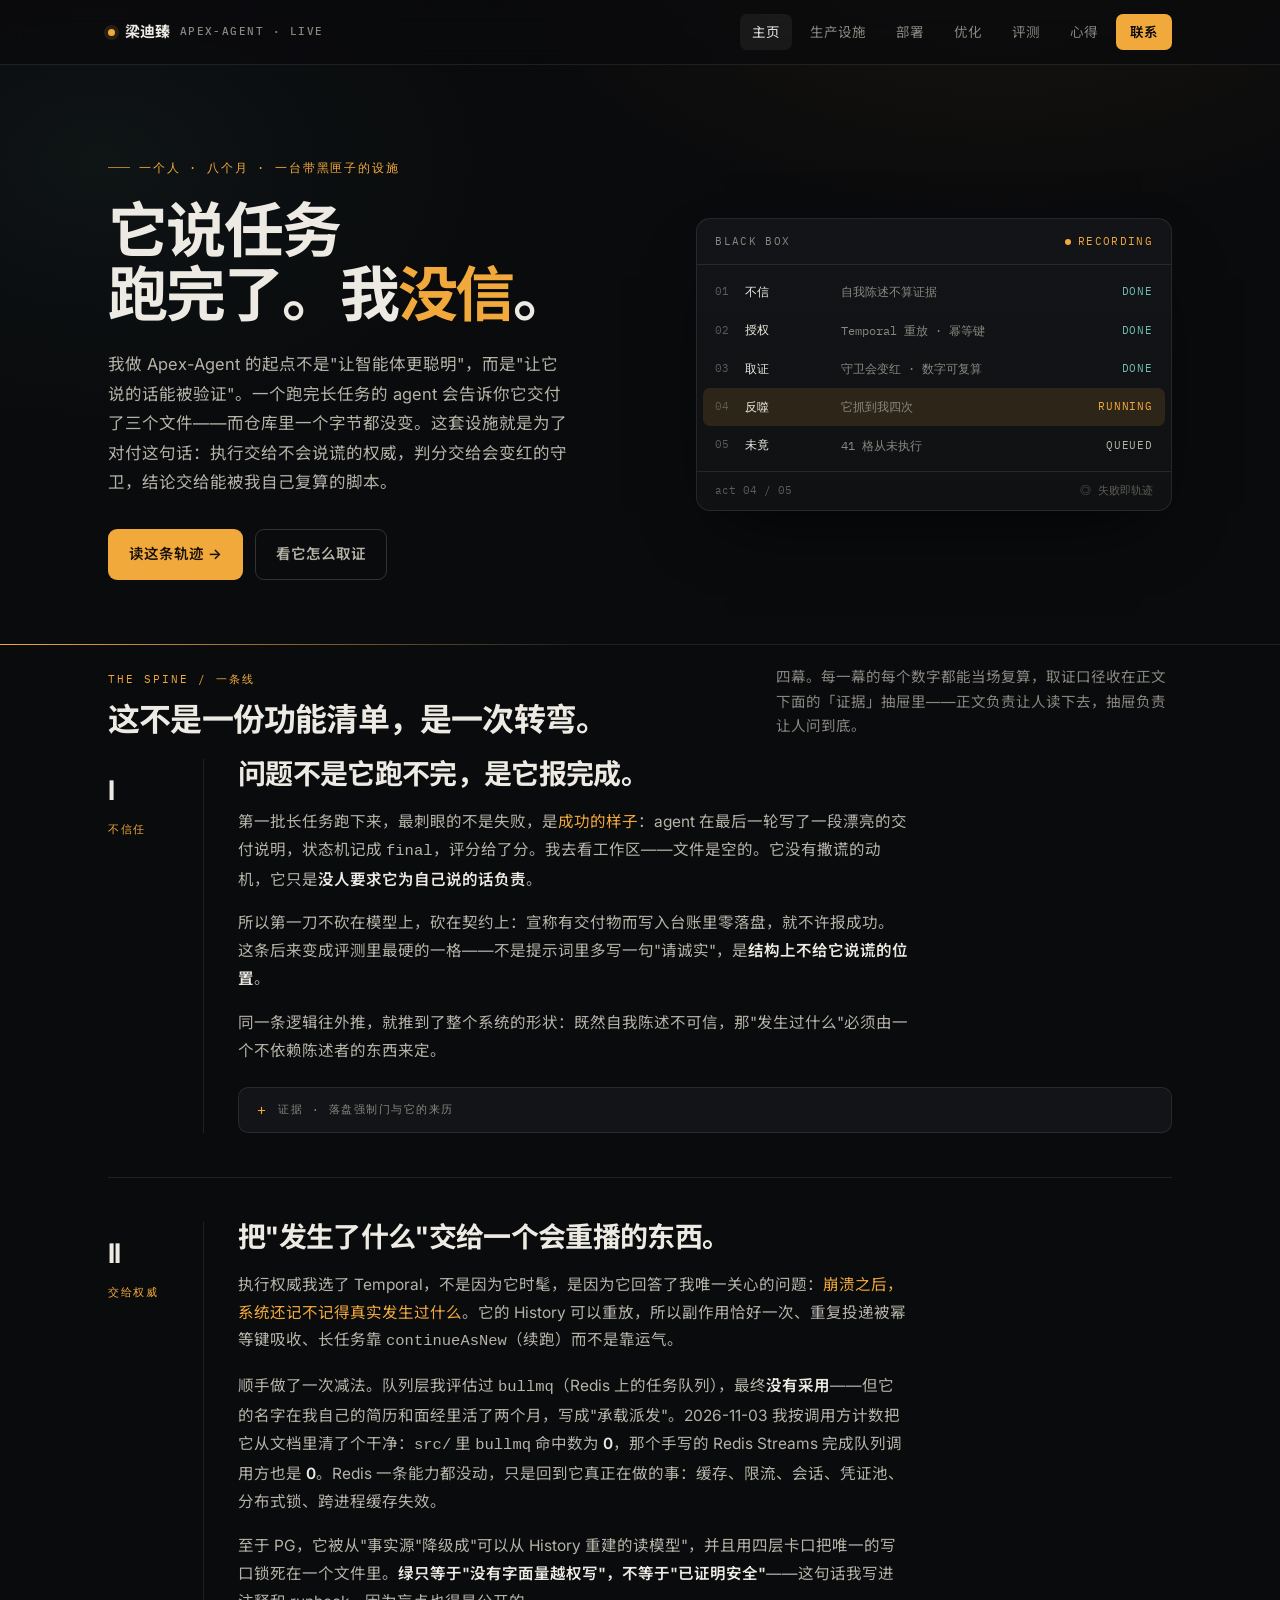
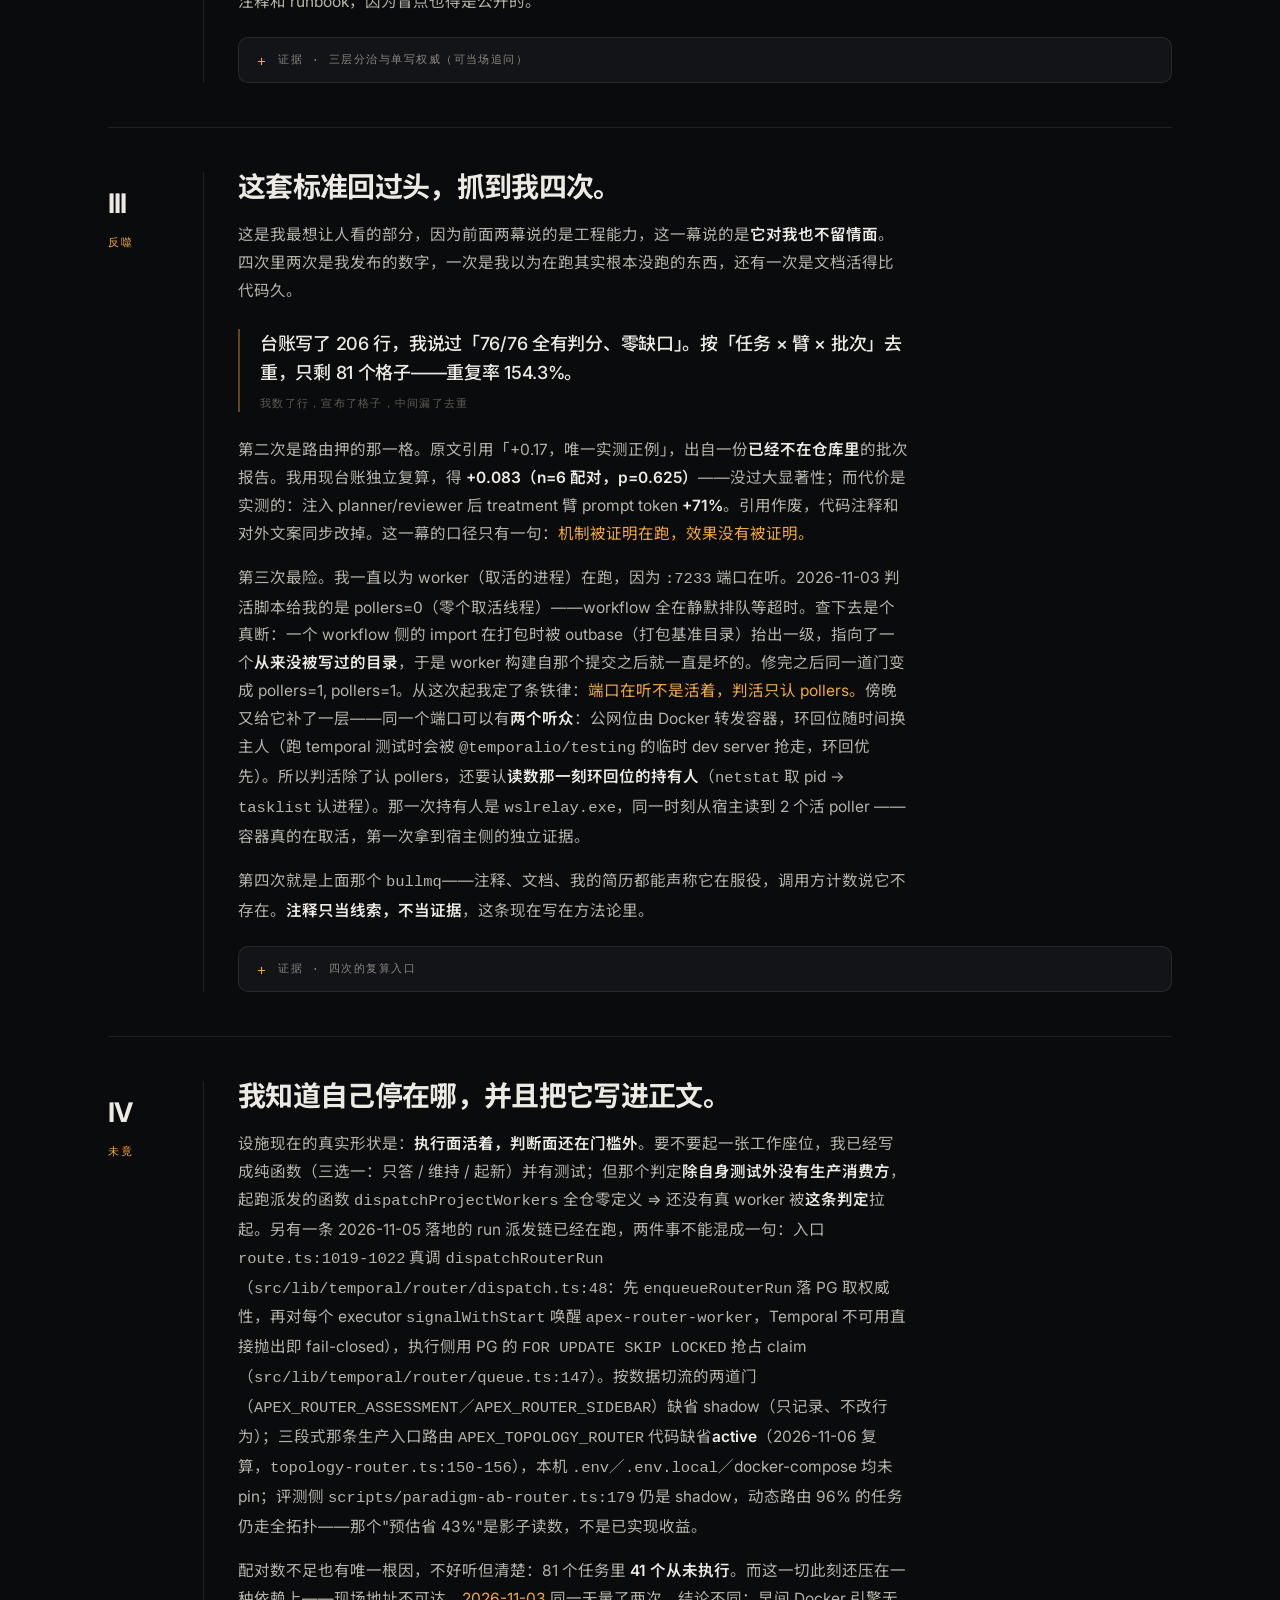
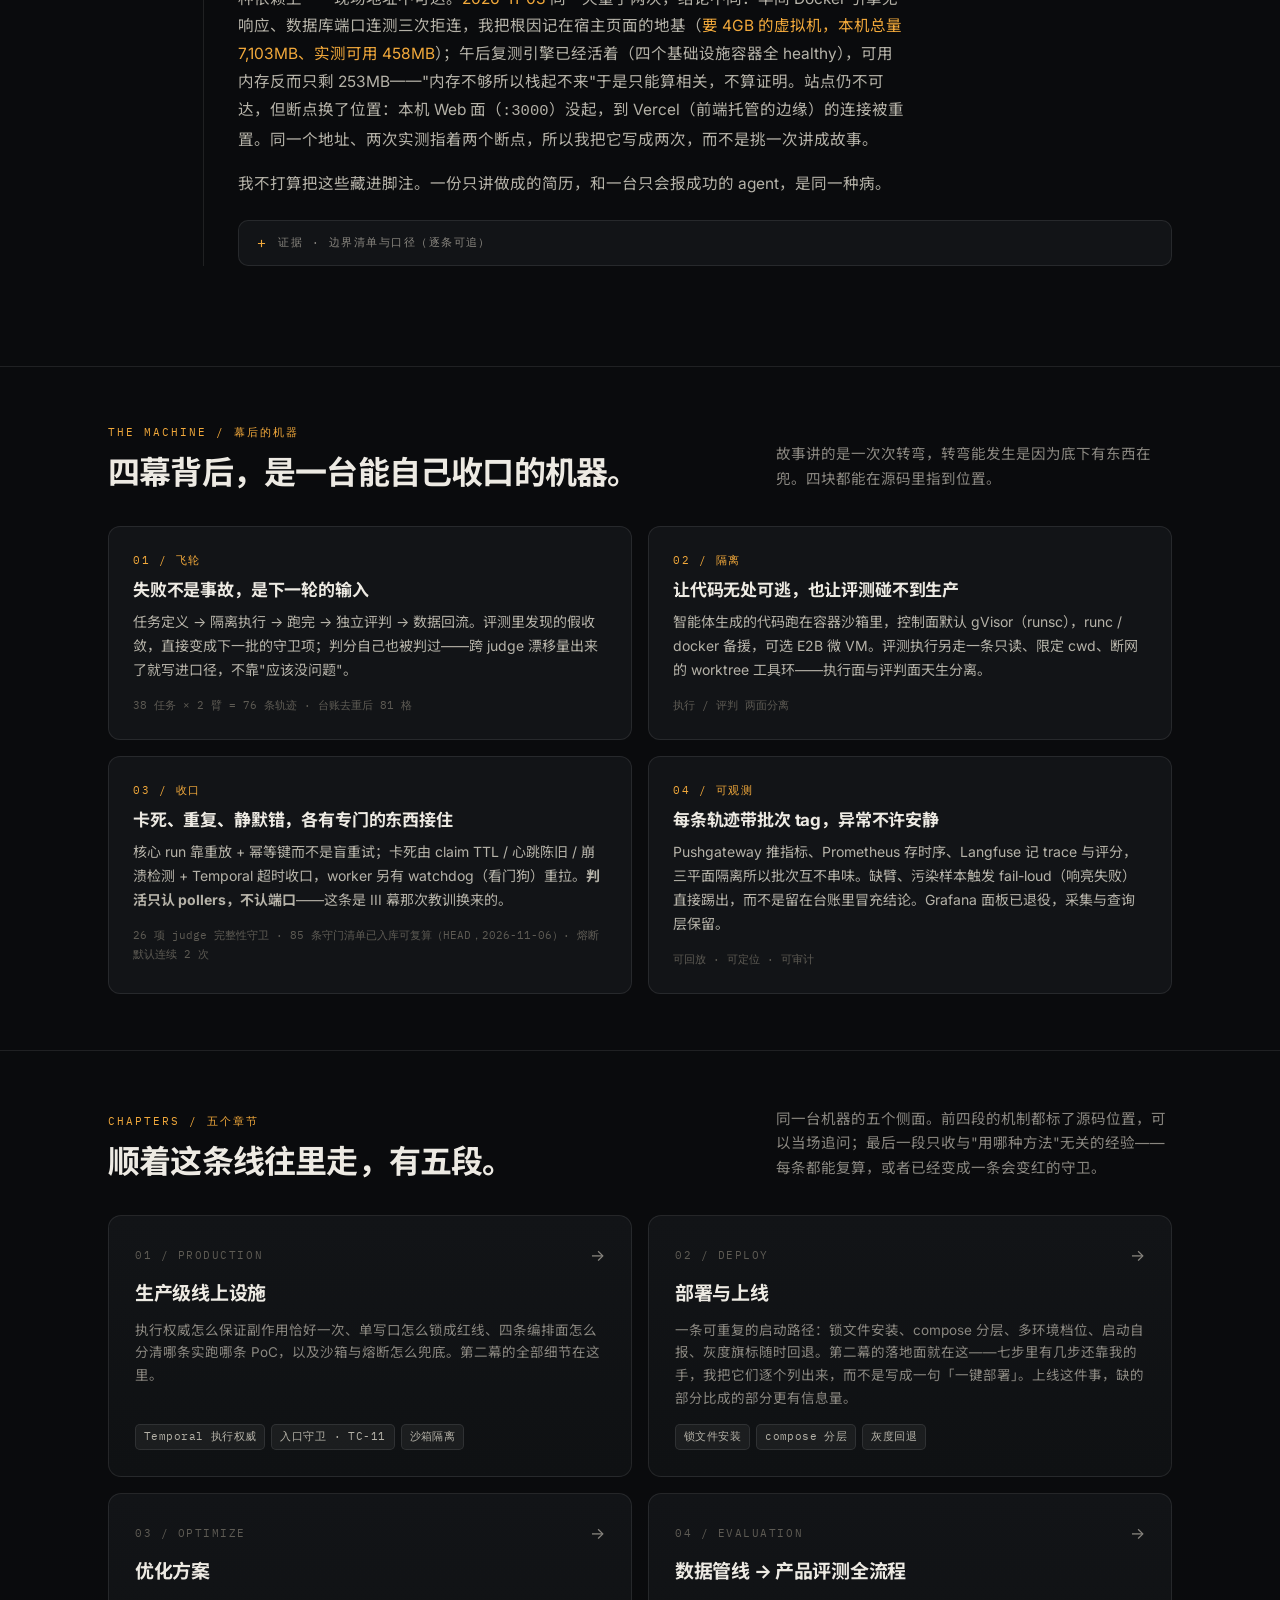
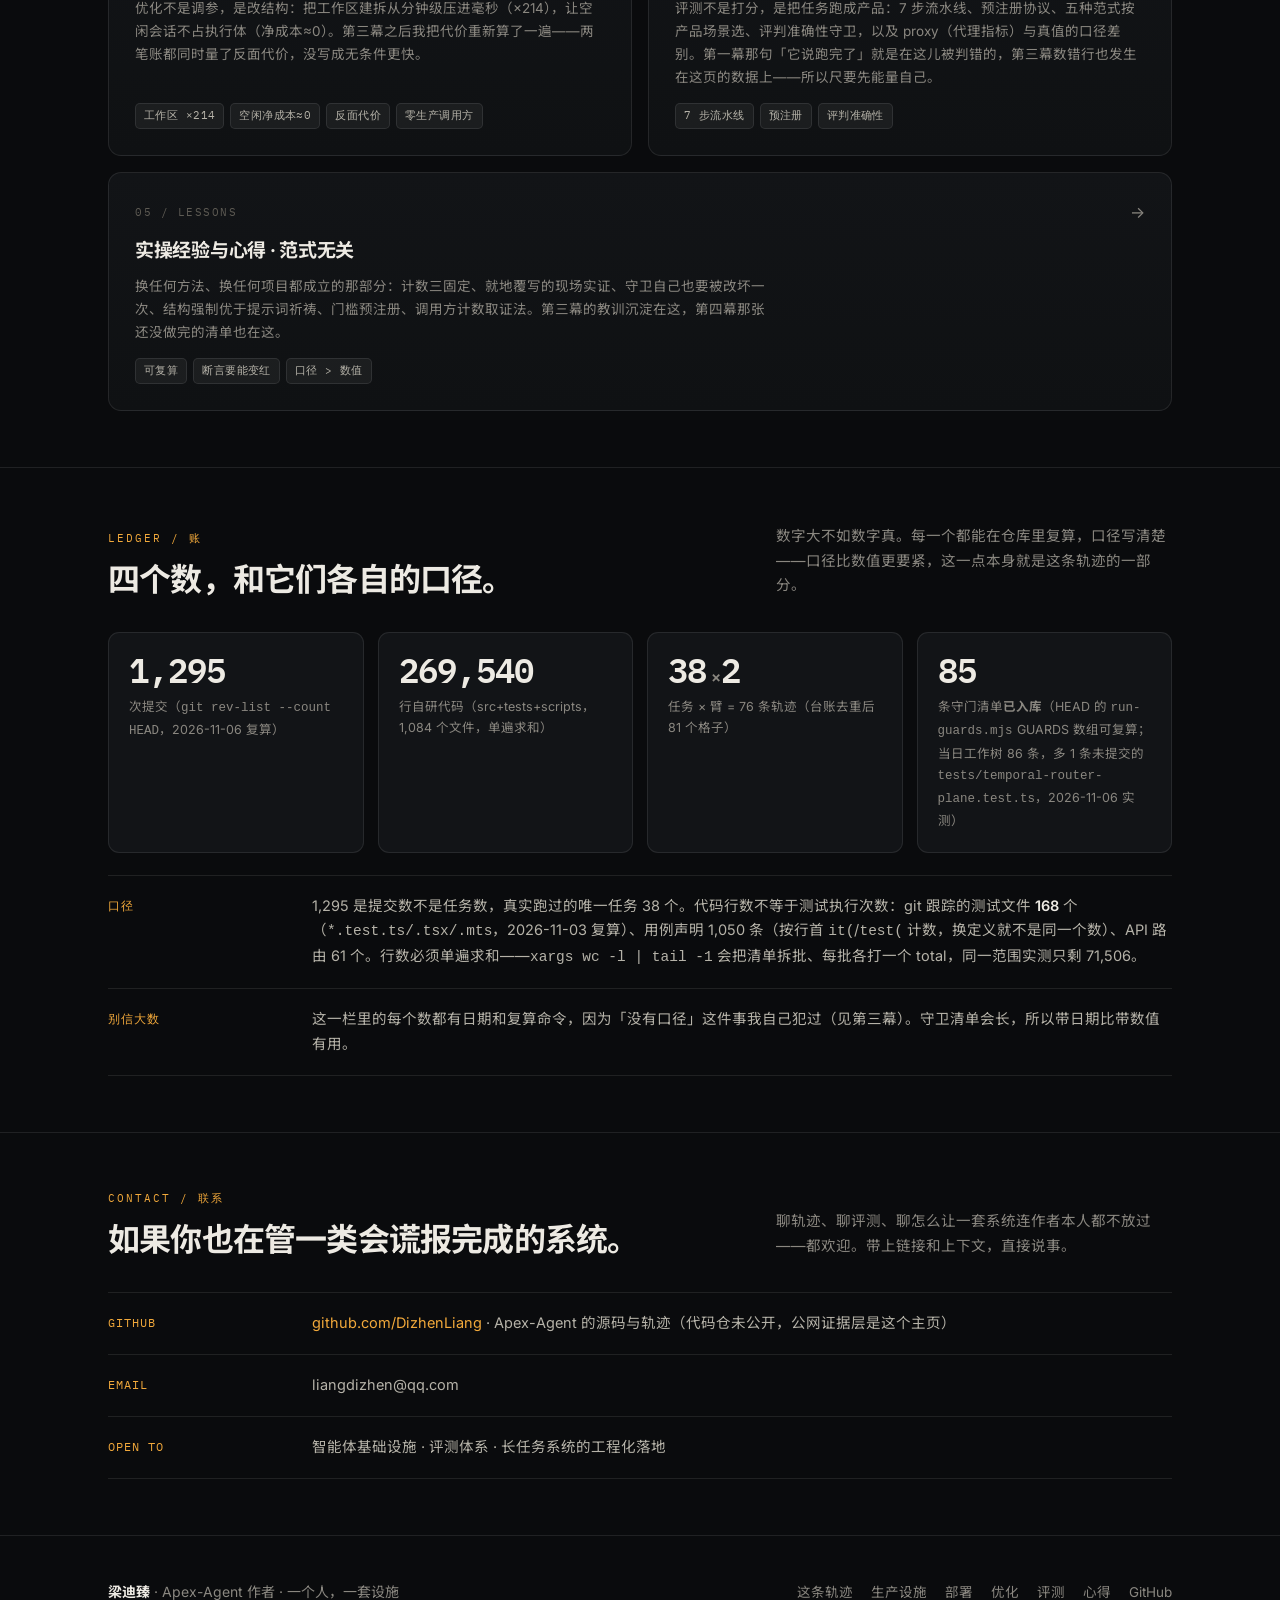
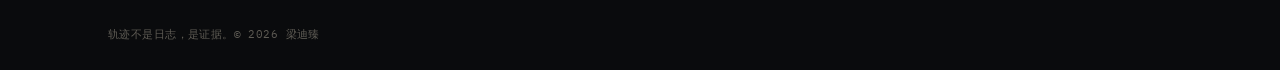
<file: index.html>
<!DOCTYPE html>
<html lang="zh-CN">
<head>
<meta charset="UTF-8">
<meta name="viewport" content="width=device-width, initial-scale=1.0">
<title>梁迪臻 · Apex-Agent：一条会说话的黑匣子轨迹</title>
<meta name="description" content="梁迪臻，Apex-Agent 作者。起点不是让智能体更聪明，而是让它说的话能被验证：Temporal 执行权威、可复算的评测台账、会变红的守卫，和一个知道自己停在哪的诚实面。">
<link rel="preconnect" href="https://fonts.googleapis.com">
<link rel="preconnect" href="https://fonts.gstatic.com" crossorigin>
<link href="https://fonts.googleapis.com/css2?family=Inter:wght@400;500;600;700;800&family=IBM+Plex+Mono:wght@400;500;600&family=Noto+Sans+SC:wght@400;500;700&display=swap" rel="stylesheet">
<link rel="stylesheet" href="style.css">
</head>
<body>

<header class="site-header">
  <div class="wrap">
    <a class="brand" href="index.html"><span class="dot"></span> 梁迪臻 <span class="sub">APEX-AGENT · LIVE</span></a>
    <nav class="nav">
      <a href="index.html" class="active">主页</a>
      <a href="production.html">生产设施</a>
      <a href="deploy.html">部署</a>
      <a href="optimize.html">优化</a>
      <a href="eval.html">评测</a>
      <a href="lessons.html">心得</a>
      <a href="#contact" class="cta">联系</a>
    </nav>
  </div>
</header>

<main>
  <section class="hero">
    <div class="wrap grid">
      <div>
        <div class="eyebrow">一个人 · 八个月 · 一台带黑匣子的设施</div>
        <h1>它说任务<br>跑完了。我<span class="em">没信</span>。</h1>
        <p class="lede">我做 Apex-Agent 的起点不是"让智能体更聪明"，而是"让它说的话能被验证"。一个跑完长任务的 agent 会告诉你它交付了三个文件——而仓库里一个字节都没变。这套设施就是为了对付这句话：执行交给不会说谎的权威，判分交给会变红的守卫，结论交给能被我自己复算的脚本。</p>
        <div class="actions">
          <a class="btn btn-primary" href="#story">读这条轨迹 →</a>
          <a class="btn btn-ghost" href="eval.html">看它怎么取证</a>
        </div>
      </div>
      <div class="trace" aria-hidden="true">
        <div class="trace-head"><span>BLACK BOX</span><span class="live"><i></i>RECORDING</span></div>
        <div class="trace-body">
          <div class="trow"><span class="idx">01</span><span class="act">不信</span><span class="detail">自我陈述不算证据</span><span class="st ok">done</span></div>
          <div class="trow"><span class="idx">02</span><span class="act">授权</span><span class="detail">Temporal 重放 · 幂等键</span><span class="st ok">done</span></div>
          <div class="trow"><span class="idx">03</span><span class="act">取证</span><span class="detail">守卫会变红 · 数字可复算</span><span class="st ok">done</span></div>
          <div class="trow now"><span class="idx">04</span><span class="act">反噬</span><span class="detail">它抓到我四次</span><span class="st run">running</span></div>
          <div class="trow"><span class="idx">05</span><span class="act">未竟</span><span class="detail">41 格从未执行</span><span class="st">queued</span></div>
        </div>
        <div class="trace-foot"><span>act 04 / 05</span><span>◎ 失败即轨迹</span></div>
      </div>
    </div>
  </section>

  <section class="section" id="story">
    <div class="wrap">
      <div class="section-head reveal">
        <div><div class="overline">The Spine / 一条线</div><h2>这不是一份功能清单，是一次转弯。</h2></div>
        <p class="note">四幕。每一幕的每个数字都能当场复算，取证口径收在正文下面的「证据」抽屉里——正文负责让人读下去，抽屉负责让人问到底。</p>
      </div>

      <div class="story reveal">

        <article class="beat">
          <div class="beat-rail"><b>I</b>不信任</div>
          <div>
            <h3>问题不是它跑不完，是它报完成。</h3>
            <div class="prose">
              <p>第一批长任务跑下来，最刺眼的不是失败，是<em>成功的样子</em>：agent 在最后一轮写了一段漂亮的交付说明，状态机记成 <code>final</code>，评分给了分。我去看工作区——文件是空的。它没有撒谎的动机，它只是<strong>没人要求它为自己说的话负责</strong>。</p>
              <p>所以第一刀不砍在模型上，砍在契约上：宣称有交付物而写入台账里零落盘，就不许报成功。这条后来变成评测里最硬的一格——不是提示词里多写一句"请诚实"，是<strong>结构上不给它说谎的位置</strong>。</p>
              <p>同一条逻辑往外推，就推到了整个系统的形状：既然自我陈述不可信，那"发生过什么"必须由一个不依赖陈述者的东西来定。</p>
            </div>
            <details class="evi">
              <summary>证据 · 落盘强制门与它的来历</summary>
              <div class="evi-body">
                <p>final 阶段四道残片守卫（截断 / 空证据 / 错位锚点 / 越界分数）断掉「假 final → 零落盘 → reward 0」连锁；交付清单与落地审计（landing audit）<strong>共用同一套路径解析</strong> ⇒ 门与审计永不漂移。评测面实测：<strong>无落盘一票否决 0 分</strong>，破坏性重写封顶 <span class="n">0.5</span>。</p>
                <p>代价与被抓住的样本也是量出来的：复审失控取证到 cell 级（<code>dp-008/c</code> reviewer 162 轮里 <strong>86 轮</strong> deny/replay 且零升级出口）；复审轮帽 <code>REREVIEW_CEILING=32</code>，实测识别 <span class="n">16/76</span> 个 reviewer ≥60 轮的失控样本，<strong>纳入治理口径但不剔除</strong>——真实失败样本要留着。</p>
                <p>结构强制优于提示词祈祷的方法论见<a href="lessons.html">心得</a>。</p>
              </div>
            </details>
          </div>
        </article>

        <article class="beat">
          <div class="beat-rail"><b>II</b>交给权威</div>
          <div>
            <h3>把"发生了什么"交给一个会重播的东西。</h3>
            <div class="prose">
              <p>执行权威我选了 Temporal，不是因为它时髦，是因为它回答了我唯一关心的问题：<em>崩溃之后，系统还记不记得真实发生过什么</em>。它的 History 可以重放，所以副作用恰好一次、重复投递被幂等键吸收、长任务靠 <code>continueAsNew</code>（续跑）而不是靠运气。</p>
              <p>顺手做了一次减法。队列层我评估过 <code>bullmq</code>（Redis 上的任务队列），最终<strong>没有采用</strong>——但它的名字在我自己的简历和面经里活了两个月，写成"承载派发"。2026-11-03 我按调用方计数把它从文档里清了个干净：<code>src/</code> 里 <code>bullmq</code> 命中数为 <strong>0</strong>，那个手写的 Redis Streams 完成队列调用方也是 <strong>0</strong>。Redis 一条能力都没动，只是回到它真正在做的事：缓存、限流、会话、凭证池、分布式锁、跨进程缓存失效。</p>
              <p>至于 PG，它被从"事实源"降级成"可以从 History 重建的读模型"，并且用四层卡口把唯一的写口锁死在一个文件里。<strong>绿只等于"没有字面量越权写"，不等于"已证明安全"</strong>——这句话我写进注释和 runbook，因为盲点也得是公开的。</p>
            </div>
            <details class="evi">
              <summary>证据 · 三层分治与单写权威（可当场追问）</summary>
              <div class="evi-body">
                <p><strong>入口</strong>：<code>harness-bridge.publishTask</code> → <code>dispatchIngress</code>（默认拒绝白名单，唯一接入点）→ <code>startWorkflowIdempotent</code>，<strong>无中间队列中转</strong>；Temporal 不可达则 fail-closed，不回退 PG。task queue（任务队列）<code>apex-orchestrator</code> / <code>apex-side-effects</code> 即传输 + 执行层。</p>
                <p><strong>调度面</strong>：平台 cron <strong>没有进程内守护</strong>，执行面就是 Temporal Schedule——<code>automation-scheduler.ts:224</code> <code>client.schedule.create</code>，action 指向 <code>apexCronJobRun</code>。2026-11-03 无 Docker 实测 worker 起来即 <span class="n">automation schedule reconcile: synced=1/1</span>。</p>
                <p><strong>单写</strong>：TC-11 四层卡口 = 字面量/行扫描（正则命中 <code>INSERT INTO|UPDATE (session_tree|activity_results)</code>，出现在 <code>projection/sync.ts</code> 之外即红）+ import 边界扫描 + 运行时 fail-closed + worker 在场校验；<span class="n">5 个</span>故障注入测试串跑（41 处断言）。</p>
                <p><strong>Kafka 的诚实位置</strong>：代码、compose、pm2 三条腿齐，但门在 <code>harness-bridge.ts:27-28</code> 要求 <code>KAFKA_INGRESS_ENABLED==="true"</code> <em>且</em> <code>KAFKA_INGRESS_MODE==="kafka"</code>，实测 <code>.env</code> 里 <code>grep KAFKA</code> <strong>零命中</strong> ⇒ 生效路径仍是直连，今天是旁路而非链路。<strong>2026-11-06 复算：「能翻成 on 之前必须先兑现」的三条硬前提已全部进 tip</strong>——① 生产侧真 fail-closed（此前 broker 挂了照样返回成功 ack）与 ③ 三段式编排进默认拒绝白名单 + 命令面腿同进 <code>f2e7dbc8</code>；② 派生投影表 <code>projection_activity_results</code> 建表 runbook 进 <code>64d6ed85</code>；守卫文件 <code>4cca6da8</code>。<code>tests/kafka-production-readiness.test.ts</code> 现 <span class="n">442</span> 行 / <span class="n">46</span> 处断言（HEAD 与工作树一致，<code>git show HEAD:tests/kafka-production-readiness.test.ts | wc -l</code> 复算）。边界写在 <code>docs/kafka-runbook.md</code> §7，含一条被探针证伪的自拟理由。</p>
                <p><strong>人在环信号</strong>：<code>humanApproval</code>（<code>planExecuteReview.ts:92</code>）与 <code>agentHumanApproval</code>（<code>agentLoop.ts:79</code>）在 <code>src/</code> <strong>零发送方</strong>——全仓唯一的 <code>handle.signal(</code> 在测试夹具里。处理器定义了，没人按。</p>
              </div>
            </details>
          </div>
        </article>

        <article class="beat">
          <div class="beat-rail"><b>III</b>反噬</div>
          <div>
            <h3>这套标准回过头，抓到我四次。</h3>
            <div class="prose">
              <p>这是我最想让人看的部分，因为前面两幕说的是工程能力，这一幕说的是<strong>它对我也不留情面</strong>。四次里两次是我发布的数字，一次是我以为在跑其实根本没跑的东西，还有一次是文档活得比代码久。</p>
              <div class="pull">台账写了 206 行，我说过「76/76 全有判分、零缺口」。按「任务 × 臂 × 批次」去重，只剩 81 个格子——重复率 154.3%。<cite>我数了行，宣布了格子，中间漏了去重</cite></div>
              <p>第二次是路由押的那一格。原文引用「+0.17，唯一实测正例」，出自一份<strong>已经不在仓库里</strong>的批次报告。我用现台账独立复算，得 <strong>+0.083（n=6 配对，p=0.625）</strong>——没过大显著性；而代价是实测的：注入 planner/reviewer 后 treatment 臂 prompt token <strong>+71%</strong>。引用作废，代码注释和对外文案同步改掉。这一幕的口径只有一句：<em>机制被证明在跑，效果没有被证明。</em></p>
              <p>第三次最险。我一直以为 worker（取活的进程）在跑，因为 <code>:7233</code> 端口在听。2026-11-03 判活脚本给我的是 <span class="n">pollers=0</span>（零个取活线程）——workflow 全在静默排队等超时。查下去是个真断：一个 workflow 侧的 import 在打包时被 outbase（打包基准目录）抬出一级，指向了一个<strong>从来没被写过的目录</strong>，于是 worker 构建自那个提交之后就一直是坏的。修完之后同一道门变成 <span class="n">pollers=1, pollers=1</span>。从这次起我定了条铁律：<em>端口在听不是活着，判活只认 pollers。</em>傍晚又给它补了一层——同一个端口可以有<strong>两个听众</strong>：公网位由 Docker 转发容器，环回位随时间换主人（跑 temporal 测试时会被 <code>@temporalio/testing</code> 的临时 dev server 抢走，环回优先）。所以判活除了认 pollers，还要认<strong>读数那一刻环回位的持有人</strong>（<code>netstat</code> 取 pid → <code>tasklist</code> 认进程）。那一次持有人是 <code>wslrelay.exe</code>，同一时刻从宿主读到 <span class="n">2 个活 poller</span> —— 容器真的在取活，第一次拿到宿主侧的独立证据。</p>
              <p>第四次就是上面那个 <code>bullmq</code>——注释、文档、我的简历都能声称它在服役，调用方计数说它不存在。<strong>注释只当线索，不当证据</strong>，这条现在写在方法论里。</p>
            </div>
            <details class="evi">
              <summary>证据 · 四次的复算入口</summary>
              <div class="evi-body">
                <p>① <strong>台账</strong>：两份合计 <span class="n">206 行</span> → 去重 <span class="n">81 格</span>（主台账 198 行 = 76 格）；同批可配对 <span class="n">33 对</span>，门槛 60 对未达 ⇒ 只报方向信号。合并 meanΔ <strong>−0.015（11 胜 / 15 负 / 7 平）</strong>；分尺读数<strong>符号相反</strong>：DP 在人工判分尺 <strong>+0.153</strong>、在机器判分尺 <strong>−0.167</strong>。台账尚无运行标识列，4 / 81 个格子的两次运行塌缩成同一行。</p>
                <p>② <strong>那一格</strong>：复算口径 = 按 任务×臂 去重取最新 seq + 精确符号翻转检验 + 取人工判分尺；权威分析文档另一口径 +0.150 / p=0.500 且自判"收益是单格伪影"。跨 judge 漂移：dp-007 双臂 ≤0.01，vm-018/c 低分端 +0.15（n=4，只报方向）。</p>
                <p>③ <strong>worker</strong>：断点 <code>src/lib/temporal/workflows/agentLoop.ts:35</code>，引入提交 <code>a186bb16</code>，修复提交 <code>e62ed56c</code>（2026-11-03，只动 build 脚本 +9 行）；可行性先取证——被引的两个模块自身<strong>零 import</strong>（纯函数），且全仓 workflow 越出子树的 import <strong>只有这一条</strong>，所以补一个目录是完备解。</p>
                <p>④ <strong>队列层</strong>：删除 <code>redis-completion-queue.ts</code>（252 行，<code>src/</code> 调用方 0）与误名的 <code>scripts/start-queue-worker.ts</code>、死键 <code>platform.queueEnabled</code>；提交 <code>ce322127</code>（21 文件 +71/−310），复核 <code>tsc</code> 退出 0、8 文件 80 测试通过。</p>
              </div>
            </details>
          </div>
        </article>

        <article class="beat">
          <div class="beat-rail"><b>IV</b>未竟</div>
          <div>
            <h3>我知道自己停在哪，并且把它写进正文。</h3>
            <div class="prose">
              <p>设施现在的真实形状是：<strong>执行面活着，判断面还在门槛外</strong>。要不要起一张工作座位，我已经写成纯函数（三选一：只答 / 维持 / 起新）并有测试；但那个判定<strong>除自身测试外没有生产消费方</strong>，起跑派发的函数 <code>dispatchProjectWorkers</code> 全仓零定义 ⇒ 还没有真 worker 被<strong>这条判定</strong>拉起。另有一条 2026-11-05 落地的 run 派发链已经在跑，两件事不能混成一句：入口 <code>route.ts:1019-1022</code> 真调 <code>dispatchRouterRun</code>（<code>src/lib/temporal/router/dispatch.ts:48</code>：先 <code>enqueueRouterRun</code> 落 PG 取权威性，再对每个 executor <code>signalWithStart</code> 唤醒 <code>apex-router-worker</code>，Temporal 不可用直接抛出即 fail-closed），执行侧用 PG 的 <code>FOR UPDATE SKIP LOCKED</code> 抢占 claim（<code>src/lib/temporal/router/queue.ts:147</code>）。按数据切流的两道门（<code>APEX_ROUTER_ASSESSMENT</code>／<code>APEX_ROUTER_SIDEBAR</code>）缺省 shadow（只记录、不改行为）；三段式那条生产入口路由 <code>APEX_TOPOLOGY_ROUTER</code> 代码缺省<strong>active</strong>（2026-11-06 复算，<code>topology-router.ts:150-156</code>），本机 <code>.env</code>／<code>.env.local</code>／docker-compose 均未 pin；评测侧 <code>scripts/paradigm-ab-router.ts:179</code> 仍是 shadow，动态路由 <span class="n">96%</span> 的任务仍走全拓扑——那个"预估省 43%"是影子读数，不是已实现收益。</p>
              <p>配对数不足也有唯一根因，不好听但清楚：81 个任务里 <strong>41 个从未执行</strong>。而这一切此刻还压在一种依赖上——现场地址不可达。<em>2026-11-03</em> 同一天量了两次，结论不同：早间 Docker 引擎无响应、数据库端口连测三次拒连，我把根因记在宿主页面的地基（<em>要 4GB 的虚拟机，本机总量 7,103MB、实测可用 458MB</em>）；午后复测引擎已经活着（四个基础设施容器全 healthy），可用内存反而只剩 253MB——"内存不够所以栈起不来"于是只能算相关，不算证明。站点仍不可达，但断点换了位置：本机 Web 面（<code>:3000</code>）没起，到 Vercel（前端托管的边缘）的连接被重置。同一个地址、两次实测指着两个断点，所以我把它写成两次，而不是挑一次讲成故事。</p>
              <p>我不打算把这些藏进脚注。一份只讲做成的简历，和一台只会报成功的 agent，是同一种病。</p>
            </div>
            <details class="evi">
              <summary>证据 · 边界清单与口径（逐条可追）</summary>
              <div class="evi-body">
                <p><strong>未生效</strong>：动态路由 96% 影子模式，预估收益是影子读数；三段式 Plan-Execute-Review 自 2026-11-02 起由入口路由决定启不启动、两臂都有真实请求跑通，但它押的那格 +0.083 / p=0.625 未过显著性、代价 prompt token +71%、分档阈值 <code>T_SIMPLE=30</code> 未校准；planner→executor→reviewer 的<strong>写权</strong>拓扑仍只在评测 harness（<code>src/</code> 零调用），生产侧 reviewer 是只读座位；四范式引擎 <code>registry.json</code> 已入库但总开关默认 <code>enabled: false</code>；预注册 <code>k_per_task=3</code> 从未执行、<code>registration.json</code> 的 <code>locked_at</code> 仍是 <code>PRE-RUN</code> ⇒ 当前所有 p 值与 promote 级结论无效。</p>
                <p><strong>结构收益 ≠ 线上收益</strong>：工作区三后端里默认执行路径仍是 <code>git-worktree</code>，overlay 只被评测 harness 直接消费，<code>resolveProvider</code> 与 agent-runtime 在 <code>src/</code>+<code>scripts/</code> <strong>零生产调用方</strong>。实测倍数（本地）：全链路 <span class="n">1,132ms vs 242,111ms（×214）</span>；空闲挂起运行时 2000 agent × 5 轮，idle 常驻 <span class="n">17.8 KiB/agent</span>、冷唤醒 <span class="n">72ms</span>，落盘态 idle RSS <span class="n">49.3MiB &lt; 63.7MiB 基线</span>、代价冷唤醒均值 <span class="n">8.36s</span>。同一批实测也量了反面：每次文件操作经容器 <code>exec</code> 中位 <span class="n">240ms</span>，宿主直读同一批文件中位 <span class="n">1ms</span> ⇒ 便宜的是建/拆，贵的是每一次访问。</p>
                <p><strong>卫生项</strong>：台账写入仍是就地覆写（无锁、无 temp+rename），消费者可读到中间态，已列为待修；<code>:7233</code> 上现在挂的是评测用临时 dev server，不是生产 Temporal，别按端口臆断现场可达。</p>
                <p><strong>守卫会长，而且同一个「条数」有三种口径</strong>，所以数值必须带日期与复算命令：2026-11-06 复算 <code>scripts/run-guards.mjs</code> 的 GUARDS 数组 <strong>HEAD 85 条 / 当日工作树 86 条</strong>（多的 1 条 <code>tests/temporal-router-plane.test.ts</code> 还在未提交状态）；元门禁 <code>guard-coverage</code> 是第三种口径（读源码文件的那条守卫，与 GUARDS 数组不同计数面）。⇒ 别人 clone 下来复算得到的是 <strong>85</strong>，对外只报这个数并注明在飞 1 条；<code>node scripts/run-guards.mjs --list | wc -l</code> = 86 是当前工作树读数。历史注脚：2026-11-03 同日工作树 77→78→79 三天连涨、元门禁报 78（79 里 1 条指向 <code>src/lib/platform/hitl.test.ts</code>，不在 <code>tests/</code> 下）——那一次 <code>guard-coverage</code> 曾被同工作树里另一会话的提交采到半写快照、报出假红（同一批守卫那一轮明明执行过它们），单跑立刻绿——所以清单红先复跑单文件，再谈改代码。仓内记录的最近一次全量实跑 67/68（那份记录时清单是 68 条——分母跟着清单长，两个数得一起看）。</p>
              </div>
            </details>
          </div>
        </article>

      </div>
    </div>
  </section>

  <section class="section" id="facility">
    <div class="wrap">
      <div class="section-head reveal">
        <div><div class="overline">The Machine / 幕后的机器</div><h2>四幕背后，是一台能自己收口的机器。</h2></div>
        <p class="note">故事讲的是一次次转弯，转弯能发生是因为底下有东西在兜。四块都能在源码里指到位置。</p>
      </div>
      <div class="cards reveal">
        <div class="card">
          <div class="k">01 / 飞轮</div>
          <h3>失败不是事故，是下一轮的输入</h3>
          <p>任务定义 → 隔离执行 → 跑完 → 独立评判 → 数据回流。评测里发现的假收敛，直接变成下一批的守卫项；判分自己也被判过——跨 judge 漂移量出来了就写进口径，不靠"应该没问题"。</p>
          <div class="meta">38 任务 × 2 臂 = 76 条轨迹 · 台账去重后 81 格</div>
        </div>
        <div class="card">
          <div class="k">02 / 隔离</div>
          <h3>让代码无处可逃，也让评测碰不到生产</h3>
          <p>智能体生成的代码跑在容器沙箱里，控制面默认 gVisor（runsc），runc / docker 备援，可选 E2B 微 VM。评测执行另走一条只读、限定 cwd、断网的 worktree 工具环——执行面与评判面天生分离。</p>
          <div class="meta">执行 / 评判 两面分离</div>
        </div>
        <div class="card">
          <div class="k">03 / 收口</div>
          <h3>卡死、重复、静默错，各有专门的东西接住</h3>
          <p>核心 run 靠重放 + 幂等键而不是盲重试；卡死由 claim TTL / 心跳陈旧 / 崩溃检测 + Temporal 超时收口，worker 另有 watchdog（看门狗）重拉。<strong>判活只认 pollers，不认端口</strong>——这条是 III 幕那次教训换来的。</p>
          <div class="meta">26 项 judge 完整性守卫 · 85 条守门清单已入库可复算（HEAD，2026-11-06）· 熔断默认连续 2 次</div>
        </div>
        <div class="card">
          <div class="k">04 / 可观测</div>
          <h3>每条轨迹带批次 tag，异常不许安静</h3>
          <p>Pushgateway 推指标、Prometheus 存时序、Langfuse 记 trace 与评分，三平面隔离所以批次互不串味。缺臂、污染样本触发 fail-loud（响亮失败）直接踢出，而不是留在台账里冒充结论。Grafana 面板已退役，采集与查询层保留。</p>
          <div class="meta">可回放 · 可定位 · 可审计</div>
        </div>
      </div>
    </div>
  </section>

  <section class="section" id="branches">
    <div class="wrap">
      <div class="section-head reveal">
        <div><div class="overline">Chapters / 五个章节</div><h2>顺着这条线往里走，有五段。</h2></div>
        <p class="note">同一台机器的五个侧面。前四段的机制都标了源码位置，可以当场追问；最后一段只收与"用哪种方法"无关的经验——每条都能复算，或者已经变成一条会变红的守卫。</p>
      </div>
      <div class="branches reveal">
        <a class="branch" href="production.html">
          <div class="top"><span class="num">01 / PRODUCTION</span><span class="arrow">→</span></div>
          <h3>生产级线上设施</h3>
          <p>执行权威怎么保证副作用恰好一次、单写口怎么锁成红线、四条编排面怎么分清哪条实跑哪条 PoC，以及沙箱与熔断怎么兜底。第二幕的全部细节在这里。</p>
          <div class="tags"><span class="tag">Temporal 执行权威</span><span class="tag">入口守卫 · TC-11</span><span class="tag">沙箱隔离</span></div>
        </a>
        <a class="branch" href="deploy.html">
          <div class="top"><span class="num">02 / DEPLOY</span><span class="arrow">→</span></div>
          <h3>部署与上线</h3>
          <p>一条可重复的启动路径：锁文件安装、compose 分层、多环境档位、启动自报、灰度旗标随时回退。第二幕的落地面就在这——七步里有几步还靠我的手，我把它们逐个列出来，而不是写成一句「一键部署」。上线这件事，缺的部分比成的部分更有信息量。</p>
          <div class="tags"><span class="tag">锁文件安装</span><span class="tag">compose 分层</span><span class="tag">灰度回退</span></div>
        </a>
        <a class="branch" href="optimize.html">
          <div class="top"><span class="num">03 / OPTIMIZE</span><span class="arrow">→</span></div>
          <h3>优化方案</h3>
          <p>优化不是调参，是改结构：把工作区建拆从分钟级压进毫秒（×214），让空闲会话不占执行体（净成本≈0）。第三幕之后我把代价重新算了一遍——两笔账都同时量了反面代价，没写成无条件更快。</p>
          <div class="tags"><span class="tag">工作区 ×214</span><span class="tag">空闲净成本≈0</span><span class="tag">反面代价</span><span class="tag">零生产调用方</span></div>
        </a>
        <a class="branch" href="eval.html">
          <div class="top"><span class="num">04 / EVALUATION</span><span class="arrow">→</span></div>
          <h3>数据管线 → 产品评测全流程</h3>
          <p>评测不是打分，是把任务跑成产品：7 步流水线、预注册协议、五种范式按产品场景选、评判准确性守卫，以及 proxy（代理指标）与真值的口径差别。第一幕那句「它说跑完了」就是在这儿被判错的，第三幕数错行也发生在这页的数据上——所以尺要先能量自己。</p>
          <div class="tags"><span class="tag">7 步流水线</span><span class="tag">预注册</span><span class="tag">评判准确性</span></div>
        </a>
        <a class="branch wide" href="lessons.html">
          <div class="top"><span class="num">05 / LESSONS</span><span class="arrow">→</span></div>
          <h3>实操经验与心得 · 范式无关</h3>
          <p>换任何方法、换任何项目都成立的那部分：计数三固定、就地覆写的现场实证、守卫自己也要被改坏一次、结构强制优于提示词祈祷、门槛预注册、调用方计数取证法。第三幕的教训沉淀在这，第四幕那张还没做完的清单也在这。</p>
          <div class="tags"><span class="tag">可复算</span><span class="tag">断言要能变红</span><span class="tag">口径 &gt; 数值</span></div>
        </a>
      </div>
    </div>
  </section>

  <section class="section" id="facts">
    <div class="wrap">
      <div class="section-head reveal">
        <div><div class="overline">Ledger / 账</div><h2>四个数，和它们各自的口径。</h2></div>
        <p class="note">数字大不如数字真。每一个都能在仓库里复算，口径写清楚——口径比数值更要紧，这一点本身就是这条轨迹的一部分。</p>
      </div>
      <div class="facts reveal">
        <div class="fact"><div class="v">1,295</div><div class="l">次提交（<code>git rev-list --count HEAD</code>，2026-11-06 复算）</div></div>
        <div class="fact"><div class="v">269,540</div><div class="l">行自研代码（src+tests+scripts，1,084 个文件，单遍求和）</div></div>
        <div class="fact"><div class="v">38<span class="u">×</span>2</div><div class="l">任务 × 臂 = 76 条轨迹（台账去重后 81 个格子）</div></div>
        <div class="fact"><div class="v">85</div><div class="l">条守门清单<strong>已入库</strong>（HEAD 的 <code>run-guards.mjs</code> GUARDS 数组可复算；当日工作树 86 条，多 1 条未提交的 <code>tests/temporal-router-plane.test.ts</code>，2026-11-06 实测）</div></div>
      </div>
      <div class="rows reveal" style="margin-top:22px">
        <div class="row"><div class="rk">口径</div><div class="rv">1,295 是提交数不是任务数，真实跑过的唯一任务 38 个。代码行数不等于测试执行次数：git 跟踪的测试文件 <strong>168</strong> 个（<code>*.test.ts/.tsx/.mts</code>，2026-11-03 复算）、用例声明 1,050 条（按行首 <code>it(</code>/<code>test(</code> 计数，换定义就不是同一个数）、API 路由 61 个。行数必须单遍求和——<code>xargs wc -l | tail -1</code> 会把清单拆批、每批各打一个 total，同一范围实测只剩 71,506。</div></div>
        <div class="row"><div class="rk">别信大数</div><div class="rv">这一栏里的每个数都有日期和复算命令，因为「没有口径」这件事我自己犯过（见第三幕）。守卫清单会长，所以带日期比带数值有用。</div></div>
      </div>
    </div>
  </section>

  <section class="section" id="contact">
    <div class="wrap">
      <div class="section-head reveal">
        <div><div class="overline">Contact / 联系</div><h2>如果你也在管一类会谎报完成的系统。</h2></div>
        <p class="note">聊轨迹、聊评测、聊怎么让一套系统连作者本人都不放过——都欢迎。带上链接和上下文，直接说事。</p>
      </div>
      <div class="rows reveal">
        <div class="row"><div class="rk">GITHUB</div><div class="rv"><a href="https://github.com/DizhenLiang" style="color:var(--accent)">github.com/DizhenLiang</a> · Apex-Agent 的源码与轨迹（代码仓未公开，公网证据层是这个主页）</div></div>
        <div class="row"><div class="rk">EMAIL</div><div class="rv">liangdizhen@qq.com</div></div>
        <div class="row"><div class="rk">OPEN TO</div><div class="rv">智能体基础设施 · 评测体系 · 长任务系统的工程化落地</div></div>
      </div>
    </div>
  </section>
</main>

<footer class="site-footer">
  <div class="wrap">
    <div class="grid">
      <div class="who"><strong>梁迪臻</strong> · Apex-Agent 作者 · 一个人，一套设施</div>
      <div class="links"><a href="#story">这条轨迹</a><a href="production.html">生产设施</a><a href="deploy.html">部署</a><a href="optimize.html">优化</a><a href="eval.html">评测</a><a href="lessons.html">心得</a><a href="https://github.com/DizhenLiang">GitHub</a></div>
    </div>
    <div class="fine">轨迹不是日志，是证据。© 2026 梁迪臻</div>
  </div>
</footer>

<script>
(function(){
  var els=document.querySelectorAll('.reveal');
  if(!('IntersectionObserver' in window)){els.forEach(function(e){e.classList.add('in')});return;}
  var io=new IntersectionObserver(function(es){es.forEach(function(en){if(en.isIntersecting){en.target.classList.add('in');io.unobserve(en.target);}});},{threshold:.12});
  els.forEach(function(e){io.observe(e)});
})();
</script>
</body>
</html>
</file>
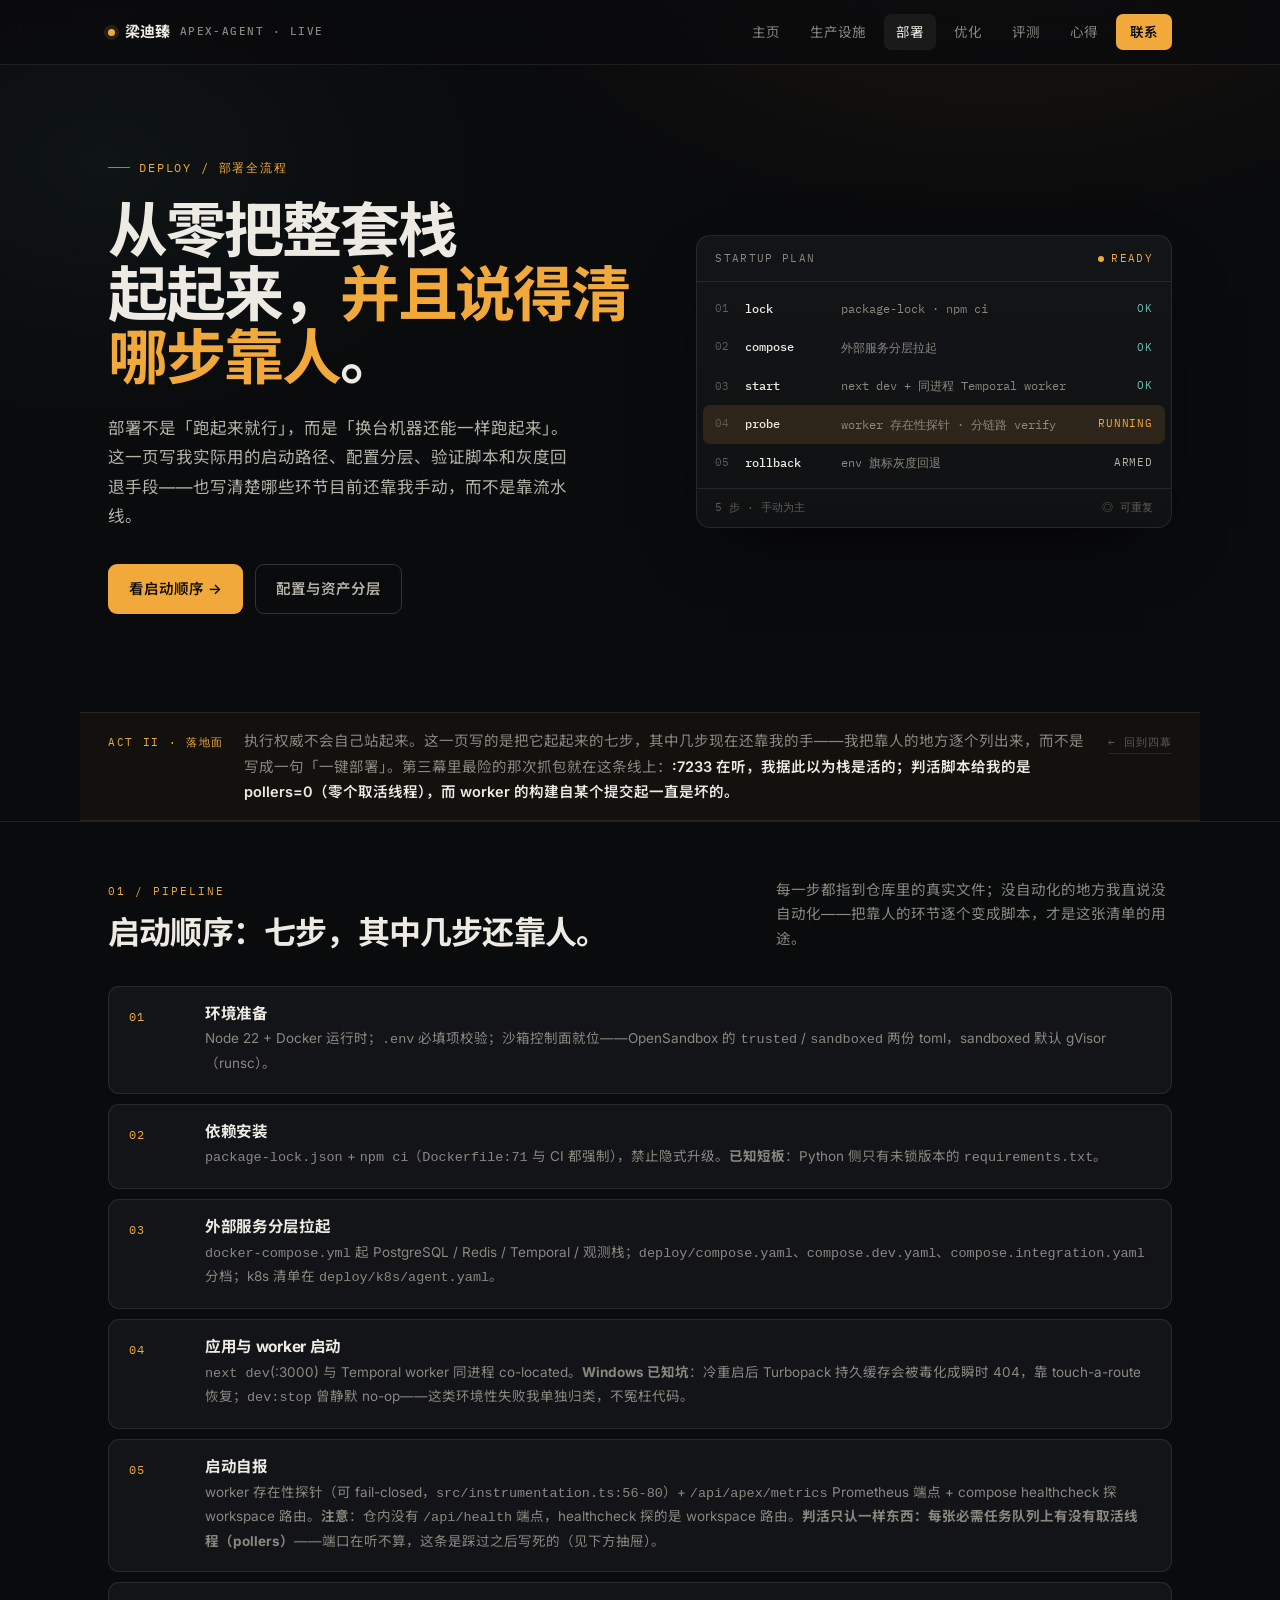
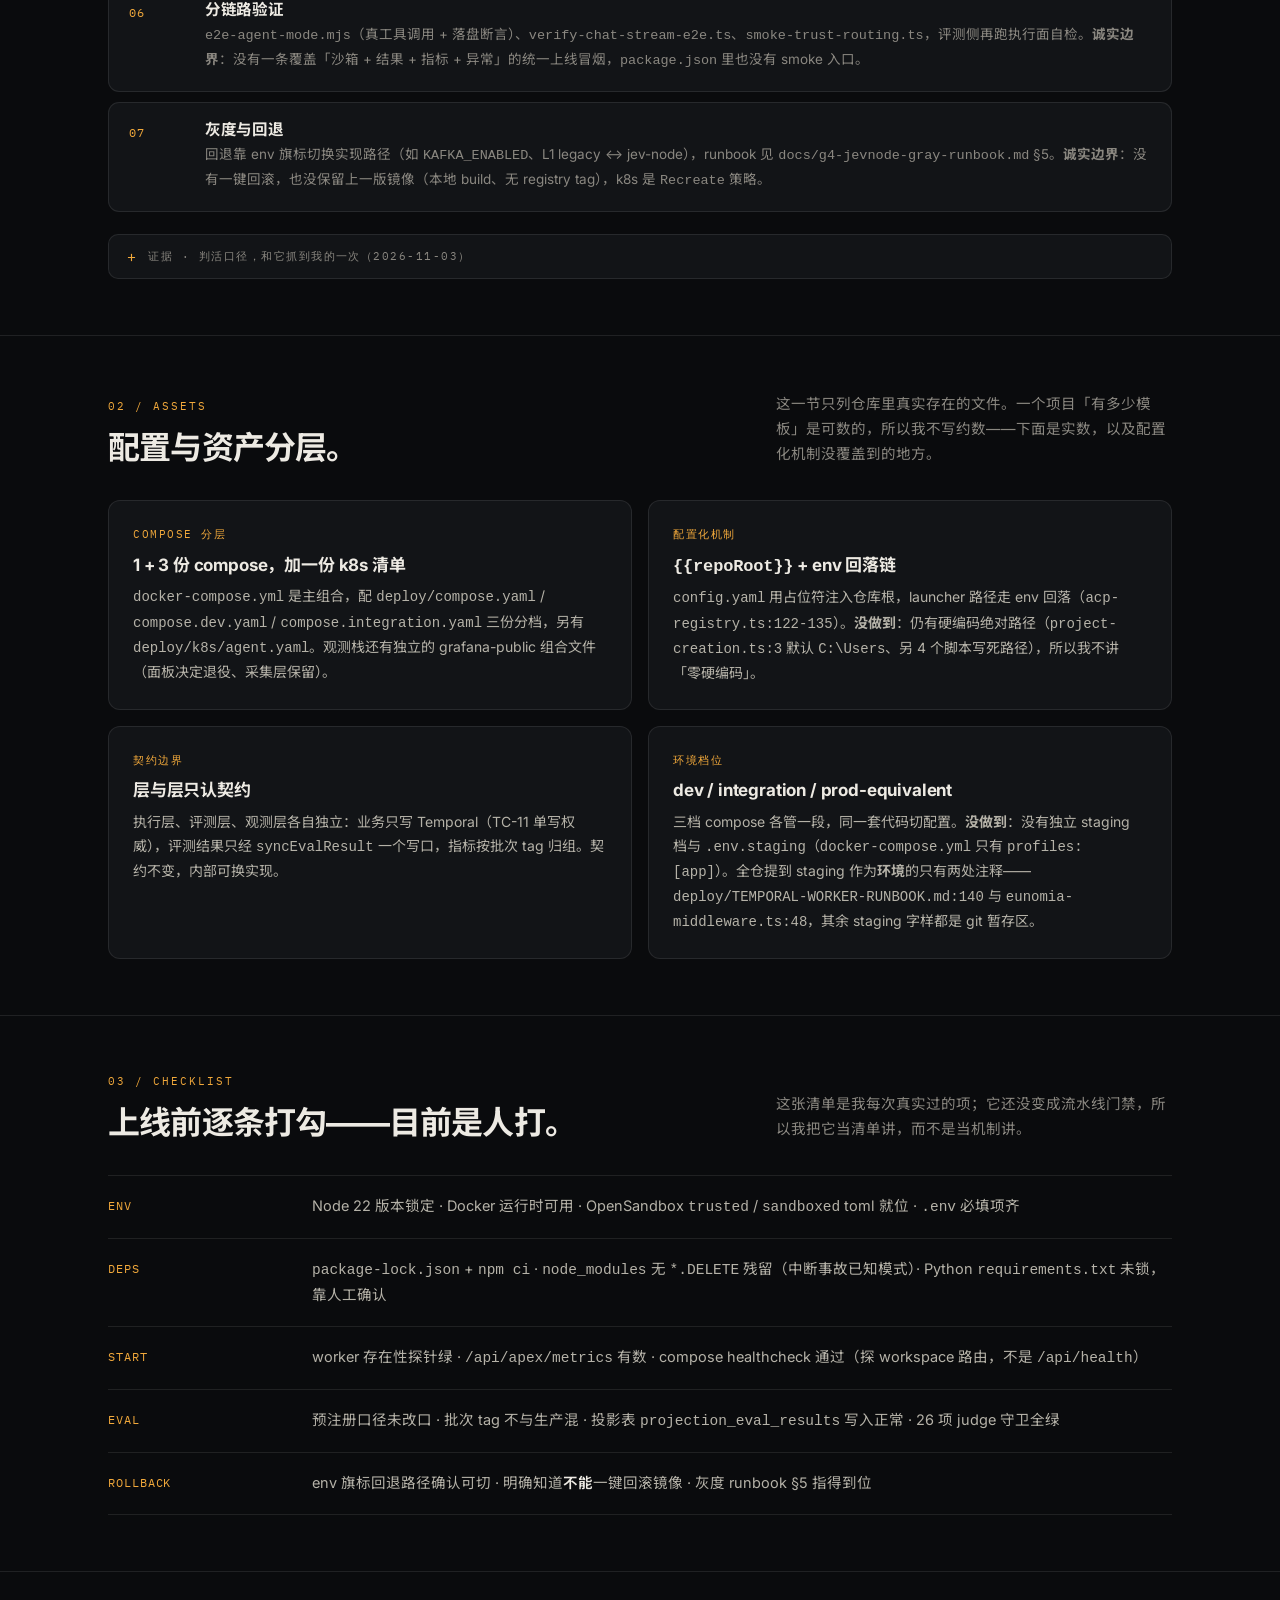
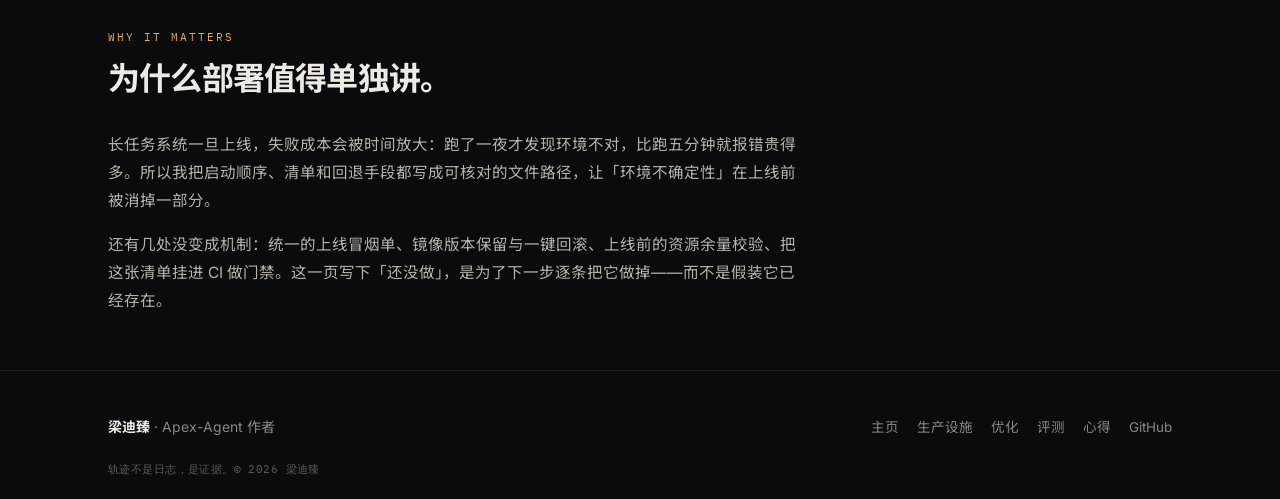
<file: deploy.html>
<!DOCTYPE html>
<html lang="zh-CN">
<head>
<meta charset="UTF-8">
<meta name="viewport" content="width=device-width, initial-scale=1.0">
<title>部署全流程 · 梁迪臻</title>
<meta name="description" content="Apex-Agent 的启动顺序与配置分层：锁文件安装、compose 分档、worker 存在性探针、分链路验证脚本、env 旗标灰度回退——并写清哪些环节尚未自动化。">
<link rel="preconnect" href="https://fonts.googleapis.com">
<link rel="preconnect" href="https://fonts.gstatic.com" crossorigin>
<link href="https://fonts.googleapis.com/css2?family=Inter:wght@400;500;600;700;800&family=IBM+Plex+Mono:wght@400;500;600&family=Noto+Sans+SC:wght@400;500;700&display=swap" rel="stylesheet">
<link rel="stylesheet" href="style.css">
</head>
<body>

<header class="site-header">
  <div class="wrap">
    <a class="brand" href="index.html"><span class="dot"></span> 梁迪臻 <span class="sub">APEX-AGENT · LIVE</span></a>
    <nav class="nav">
      <a href="index.html">主页</a>
      <a href="production.html">生产设施</a>
      <a href="deploy.html" class="active">部署</a>
      <a href="optimize.html">优化</a>
      <a href="eval.html">评测</a>
      <a href="lessons.html">心得</a>
      <a href="index.html#contact" class="cta">联系</a>
    </nav>
  </div>
</header>

<main>
  <section class="hero">
    <div class="wrap grid">
      <div>
        <div class="eyebrow">Deploy / 部署全流程</div>
        <h1>从零把整套栈<br>起起来，<span class="em">并且说得清哪步靠人</span>。</h1>
        <p class="lede">部署不是「跑起来就行」，而是「换台机器还能一样跑起来」。这一页写我实际用的启动路径、配置分层、验证脚本和灰度回退手段——也写清楚哪些环节目前还靠我手动，而不是靠流水线。</p>
        <div class="actions">
          <a class="btn btn-primary" href="#pipeline">看启动顺序 →</a>
          <a class="btn btn-ghost" href="#templates">配置与资产分层</a>
        </div>
      </div>
      <div class="trace" aria-hidden="true">
        <div class="trace-head"><span>STARTUP PLAN</span><span class="live"><i></i>READY</span></div>
        <div class="trace-body">
          <div class="trow"><span class="idx">01</span><span class="act">lock</span><span class="detail">package-lock · npm ci</span><span class="st ok">ok</span></div>
          <div class="trow"><span class="idx">02</span><span class="act">compose</span><span class="detail">外部服务分层拉起</span><span class="st ok">ok</span></div>
          <div class="trow"><span class="idx">03</span><span class="act">start</span><span class="detail">next dev + 同进程 Temporal worker</span><span class="st ok">ok</span></div>
          <div class="trow now"><span class="idx">04</span><span class="act">probe</span><span class="detail">worker 存在性探针 · 分链路 verify</span><span class="st run">running</span></div>
          <div class="trow"><span class="idx">05</span><span class="act">rollback</span><span class="detail">env 旗标灰度回退</span><span class="st">armed</span></div>
        </div>
        <div class="trace-foot"><span>5 步 · 手动为主</span><span>◎ 可重复</span></div>
      </div>
    </div>
  </section>

  <div class="wrap">
    <aside class="thread">
      <span class="tk">Act II · 落地面</span>
      <p class="tp">执行权威不会自己站起来。这一页写的是把它起起来的七步，其中几步现在还靠我的手——我把靠人的地方逐个列出来，而不是写成一句「一键部署」。第三幕里最险的那次抓包就在这条线上：<strong>:7233 在听，我据此以为栈是活的；判活脚本给我的是 pollers=0（零个取活线程），而 worker 的构建自某个提交起一直是坏的。</strong></p>
      <a class="tback" href="index.html#story">← 回到四幕</a>
    </aside>
  </div>

  <section class="section" id="pipeline">
    <div class="wrap">
      <div class="section-head reveal">
        <div><div class="overline">01 / Pipeline</div><h2>启动顺序：七步，其中几步还靠人。</h2></div>
        <p class="note">每一步都指到仓库里的真实文件；没自动化的地方我直说没自动化——把靠人的环节逐个变成脚本，才是这张清单的用途。</p>
      </div>
      <div class="steps reveal">
        <div class="step"><div class="sn">01</div><div><h4>环境准备</h4><p>Node 22 + Docker 运行时；<code>.env</code> 必填项校验；沙箱控制面就位——OpenSandbox 的 <code>trusted</code> / <code>sandboxed</code> 两份 toml，sandboxed 默认 gVisor（runsc）。</p></div></div>
        <div class="step"><div class="sn">02</div><div><h4>依赖安装</h4><p><code>package-lock.json</code> + <code>npm ci</code>（<code>Dockerfile:71</code> 与 CI 都强制），禁止隐式升级。<strong>已知短板</strong>：Python 侧只有未锁版本的 <code>requirements.txt</code>。</p></div></div>
        <div class="step"><div class="sn">03</div><div><h4>外部服务分层拉起</h4><p><code>docker-compose.yml</code> 起 PostgreSQL / Redis / Temporal / 观测栈；<code>deploy/compose.yaml</code>、<code>compose.dev.yaml</code>、<code>compose.integration.yaml</code> 分档；k8s 清单在 <code>deploy/k8s/agent.yaml</code>。</p></div></div>
        <div class="step"><div class="sn">04</div><div><h4>应用与 worker 启动</h4><p><code>next dev</code>(:3000) 与 Temporal worker 同进程 co-located。<strong>Windows 已知坑</strong>：冷重启后 Turbopack 持久缓存会被毒化成瞬时 404，靠 touch-a-route 恢复；<code>dev:stop</code> 曾静默 no-op——这类环境性失败我单独归类，不冤枉代码。</p></div></div>
        <div class="step"><div class="sn">05</div><div><h4>启动自报</h4><p>worker 存在性探针（可 fail-closed，<code>src/instrumentation.ts:56-80</code>）+ <code>/api/apex/metrics</code> Prometheus 端点 + compose healthcheck 探 workspace 路由。<strong>注意</strong>：仓内没有 <code>/api/health</code> 端点，healthcheck 探的是 workspace 路由。<strong>判活只认一样东西：每张必需任务队列上有没有取活线程（pollers）</strong>——端口在听不算，这条是踩过之后写死的（见下方抽屉）。</p></div></div>
        <div class="step"><div class="sn">06</div><div><h4>分链路验证</h4><p><code>e2e-agent-mode.mjs</code>（真工具调用 + 落盘断言）、<code>verify-chat-stream-e2e.ts</code>、<code>smoke-trust-routing.ts</code>，评测侧再跑执行面自检。<strong>诚实边界</strong>：没有一条覆盖「沙箱 + 结果 + 指标 + 异常」的统一上线冒烟，<code>package.json</code> 里也没有 smoke 入口。</p></div></div>
        <div class="step"><div class="sn">07</div><div><h4>灰度与回退</h4><p>回退靠 env 旗标切换实现路径（如 <code>KAFKA_ENABLED</code>、L1 legacy ↔ jev-node），runbook 见 <code>docs/g4-jevnode-gray-runbook.md</code> §5。<strong>诚实边界</strong>：没有一键回滚，也没保留上一版镜像（本地 build、无 registry tag），k8s 是 <code>Recreate</code> 策略。</p></div></div>
      </div>
      <details class="evi">
        <summary>证据 · 判活口径，和它抓到我的一次（2026-11-03）</summary>
        <div class="evi-body">
          <p><strong>口径</strong>：<code>scripts/check-temporal-workers.ts</code> 调 <code>probeWorkerPresence()</code>（<code>src/lib/temporal/worker-presence.ts</code>），必需队列两张：<code>apex-orchestrator</code> 与 <code>apex-side-effects</code>；任一队列 <code>pollers=0</code> 或连不上服务端 ⇒ 退出码 1。<code>:7233</code> 在听<strong>不是</strong>活着——那只能证明有东西占着端口。同一次探针还会报 <code>DUPLICATE WORKER</code>（一张队列上多个 poller）。</p>
          <p><strong>现场</strong>：判活给出 <span class="n">pollers=0</span> ⇒ workflow 全在静默排队等超时，而我此前的判断依据是「端口在听」。往下查是一个真断：<code>src/lib/temporal/workflows/agentLoop.ts:35</code> 引了 <code>../../agent-harness/final-gate</code>，从源码根看落在 <code>src/lib/agent-harness</code>；打包时 outbase（打包基准目录）把树重基到 <code>dist/temporal-lib/workflows</code>，同一个 <code>../../</code> 就落到 <code>dist/agent-harness</code>——一个<strong>从来没被创建的目录</strong>。于是 worker 构建自引入提交 <code>a186bb16</code> 起一直是坏的，而这条断点不影响 <code>tsc</code>，只影响打包。</p>
          <p><strong>修法</strong>：只动 build 脚本，<code>scripts/build-temporal-worker.mjs</code> 增加把 <code>src/lib/agent-harness</code> 复制进 <code>dist/agent-harness</code>（<span class="n">+9 行</span>，提交 <code>e62ed56c</code>，2026-11-03）。可行性先取证：被引的两个模块自身<strong>零 import</strong>（纯函数），且全仓 workflow 越出子树的 import <strong>只有这一条</strong> ⇒ 补一个目录是完备解。复验：worker 侧 <code>webpack compiled successfully</code>，同一道门从 <span class="n">pollers=0</span> 变 <span class="n">pollers=1, pollers=1</span>。</p>
          <p><strong>由此定下的两步顺序</strong>：改 workflow 或 activity ⇒ 先 <code>build-temporal-worker</code> 重建 bundle，再重启 worker 进程；缺第二步，改动不吃进运行中的进程。dev 侧 <code>tsx</code> 直跑源码，重起即生效；容器化 worker 必须重建。</p>
        </div>
      </details>
    </div>
  </section>

  <section class="section" id="templates">
    <div class="wrap">
      <div class="section-head reveal">
        <div><div class="overline">02 / Assets</div><h2>配置与资产分层。</h2></div>
        <p class="note">这一节只列仓库里真实存在的文件。一个项目「有多少模板」是可数的，所以我不写约数——下面是实数，以及配置化机制没覆盖到的地方。</p>
      </div>
      <div class="cards reveal">
        <div class="card"><div class="k">compose 分层</div><h3>1 + 3 份 compose，加一份 k8s 清单</h3><p><code>docker-compose.yml</code> 是主组合，配 <code>deploy/compose.yaml</code> / <code>compose.dev.yaml</code> / <code>compose.integration.yaml</code> 三份分档，另有 <code>deploy/k8s/agent.yaml</code>。观测栈还有独立的 grafana-public 组合文件（面板决定退役、采集层保留）。</p></div>
        <div class="card"><div class="k">配置化机制</div><h3><code>{{repoRoot}}</code> + env 回落链</h3><p><code>config.yaml</code> 用占位符注入仓库根，launcher 路径走 env 回落（<code>acp-registry.ts:122-135</code>）。<strong>没做到</strong>：仍有硬编码绝对路径（<code>project-creation.ts:3</code> 默认 <code>C:\Users</code>、另 4 个脚本写死路径），所以我不讲「零硬编码」。</p></div>
        <div class="card"><div class="k">契约边界</div><h3>层与层只认契约</h3><p>执行层、评测层、观测层各自独立：业务只写 Temporal（TC-11 单写权威），评测结果只经 <code>syncEvalResult</code> 一个写口，指标按批次 tag 归组。契约不变，内部可换实现。</p></div>
        <div class="card"><div class="k">环境档位</div><h3>dev / integration / prod-equivalent</h3><p>三档 compose 各管一段，同一套代码切配置。<strong>没做到</strong>：没有独立 staging 档与 <code>.env.staging</code>（<code>docker-compose.yml</code> 只有 <code>profiles: [app]</code>）。全仓提到 staging 作为<strong>环境</strong>的只有两处注释——<code>deploy/TEMPORAL-WORKER-RUNBOOK.md:140</code> 与 <code>eunomia-middleware.ts:48</code>，其余 staging 字样都是 git 暂存区。</p></div>
      </div>
    </div>
  </section>

  <section class="section" id="checklist">
    <div class="wrap">
      <div class="section-head reveal">
        <div><div class="overline">03 / Checklist</div><h2>上线前逐条打勾——目前是人打。</h2></div>
        <p class="note">这张清单是我每次真实过的项；它还没变成流水线门禁，所以我把它当清单讲，而不是当机制讲。</p>
      </div>
      <div class="rows reveal">
        <div class="row"><div class="rk">ENV</div><div class="rv">Node 22 版本锁定 · Docker 运行时可用 · OpenSandbox <code>trusted</code> / <code>sandboxed</code> toml 就位 · <code>.env</code> 必填项齐</div></div>
        <div class="row"><div class="rk">DEPS</div><div class="rv"><code>package-lock.json</code> + <code>npm ci</code> · <code>node_modules</code> 无 <code>*.DELETE</code> 残留（中断事故已知模式）· Python <code>requirements.txt</code> 未锁，靠人工确认</div></div>
        <div class="row"><div class="rk">START</div><div class="rv">worker 存在性探针绿 · <code>/api/apex/metrics</code> 有数 · compose healthcheck 通过（探 workspace 路由，不是 <code>/api/health</code>）</div></div>
        <div class="row"><div class="rk">EVAL</div><div class="rv">预注册口径未改口 · 批次 tag 不与生产混 · 投影表 <code>projection_eval_results</code> 写入正常 · 26 项 judge 守卫全绿</div></div>
        <div class="row"><div class="rk">ROLLBACK</div><div class="rv">env 旗标回退路径确认可切 · 明确知道<strong>不能</strong>一键回滚镜像 · 灰度 runbook §5 指得到位</div></div>
      </div>
    </div>
  </section>

  <section class="section" id="why">
    <div class="wrap">
      <div class="section-head reveal">
        <div><div class="overline">Why it matters</div><h2>为什么部署值得单独讲。</h2></div>
      </div>
      <div class="prose reveal">
        <p>长任务系统一旦上线，失败成本会被时间放大：跑了一夜才发现环境不对，比跑五分钟就报错贵得多。所以我把启动顺序、清单和回退手段都写成可核对的文件路径，让「环境不确定性」在上线前被消掉一部分。</p>
        <p>还有几处没变成机制：统一的上线冒烟单、镜像版本保留与一键回滚、上线前的资源余量校验、把这张清单挂进 CI 做门禁。这一页写下「还没做」，是为了下一步逐条把它做掉——而不是假装它已经存在。</p>
      </div>
    </div>
  </section>
</main>

<footer class="site-footer">
  <div class="wrap">
    <div class="grid">
      <div class="who"><strong>梁迪臻</strong> · Apex-Agent 作者</div>
      <div class="links"><a href="index.html">主页</a><a href="production.html">生产设施</a><a href="optimize.html">优化</a><a href="eval.html">评测</a><a href="lessons.html">心得</a><a href="https://github.com/DizhenLiang">GitHub</a></div>
    </div>
    <div class="fine">轨迹不是日志，是证据。© 2026 梁迪臻</div>
  </div>
</footer>

<script>
(function(){var els=document.querySelectorAll('.reveal');if(!('IntersectionObserver' in window)){els.forEach(function(e){e.classList.add('in')});return;}var io=new IntersectionObserver(function(es){es.forEach(function(en){if(en.isIntersecting){en.target.classList.add('in');io.unobserve(en.target);}});},{threshold:.12});els.forEach(function(e){io.observe(e)});})();
</script>
</body>
</html>
</file>
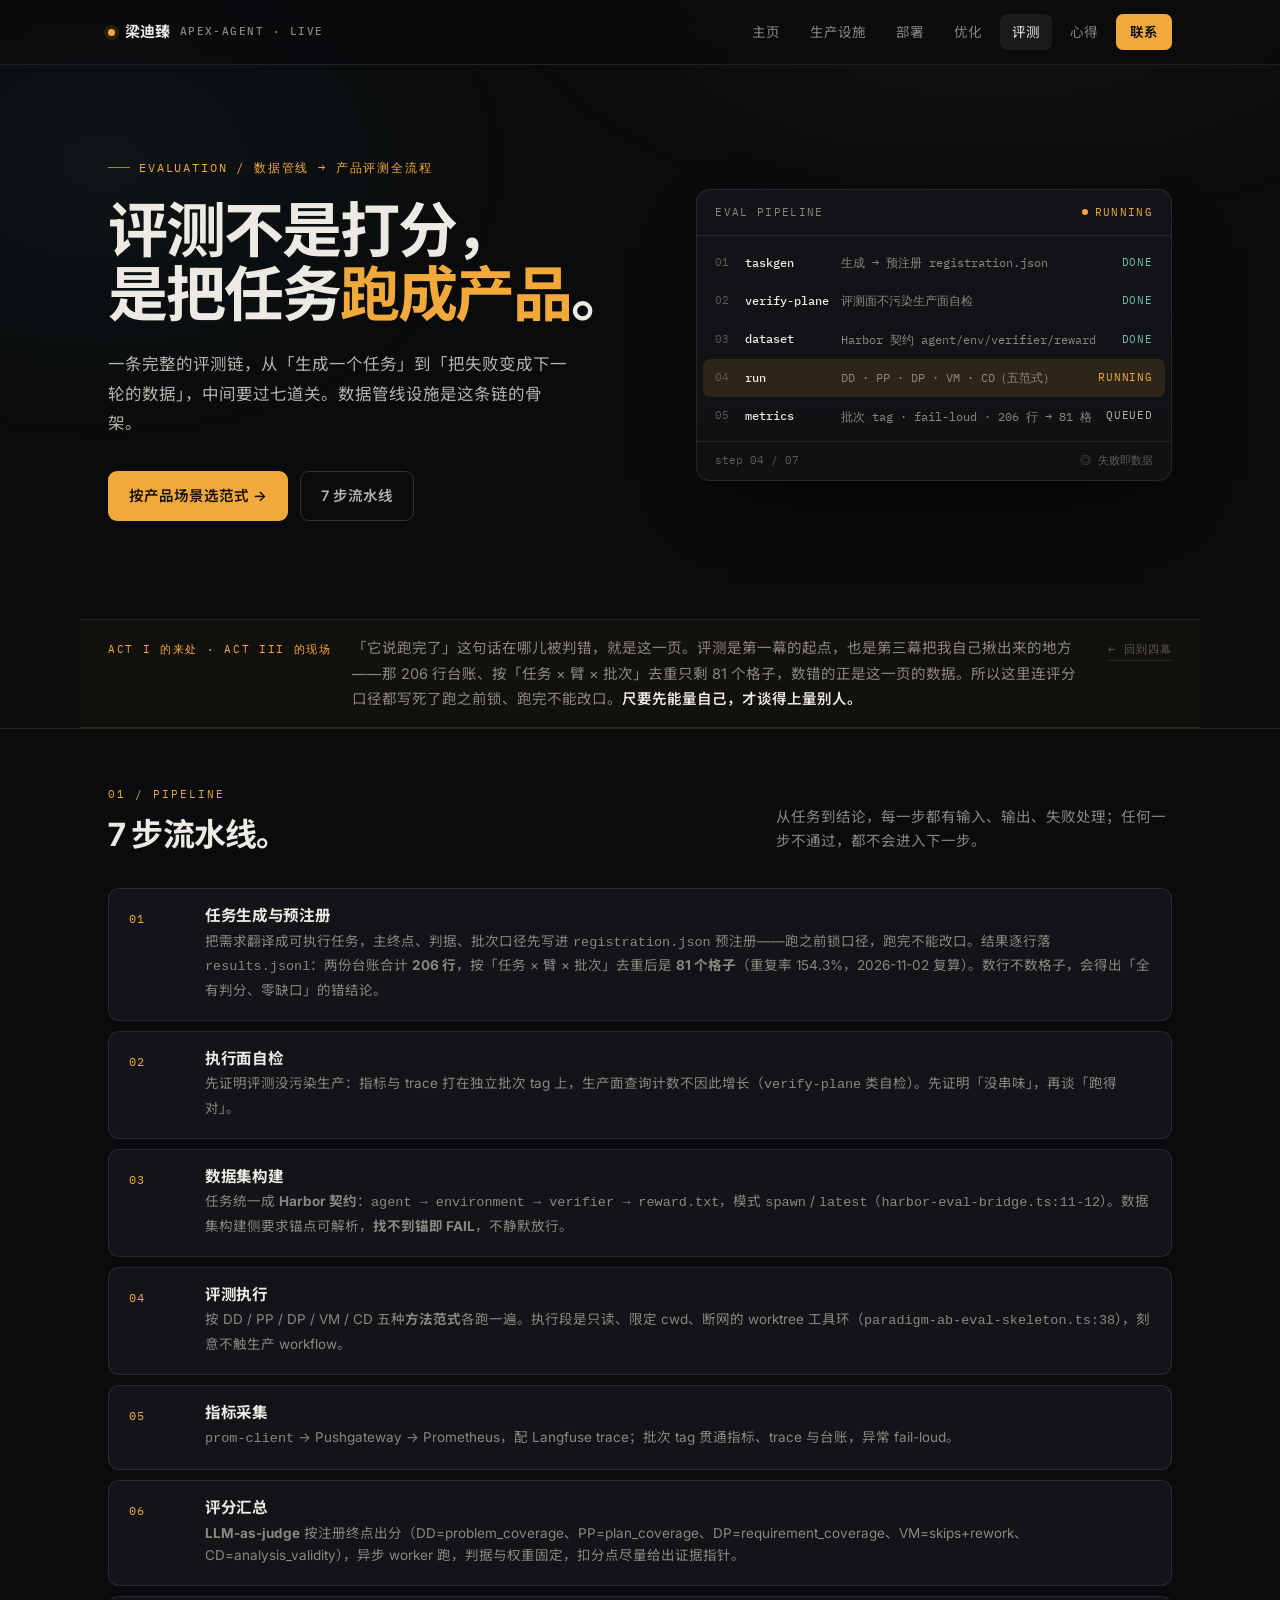
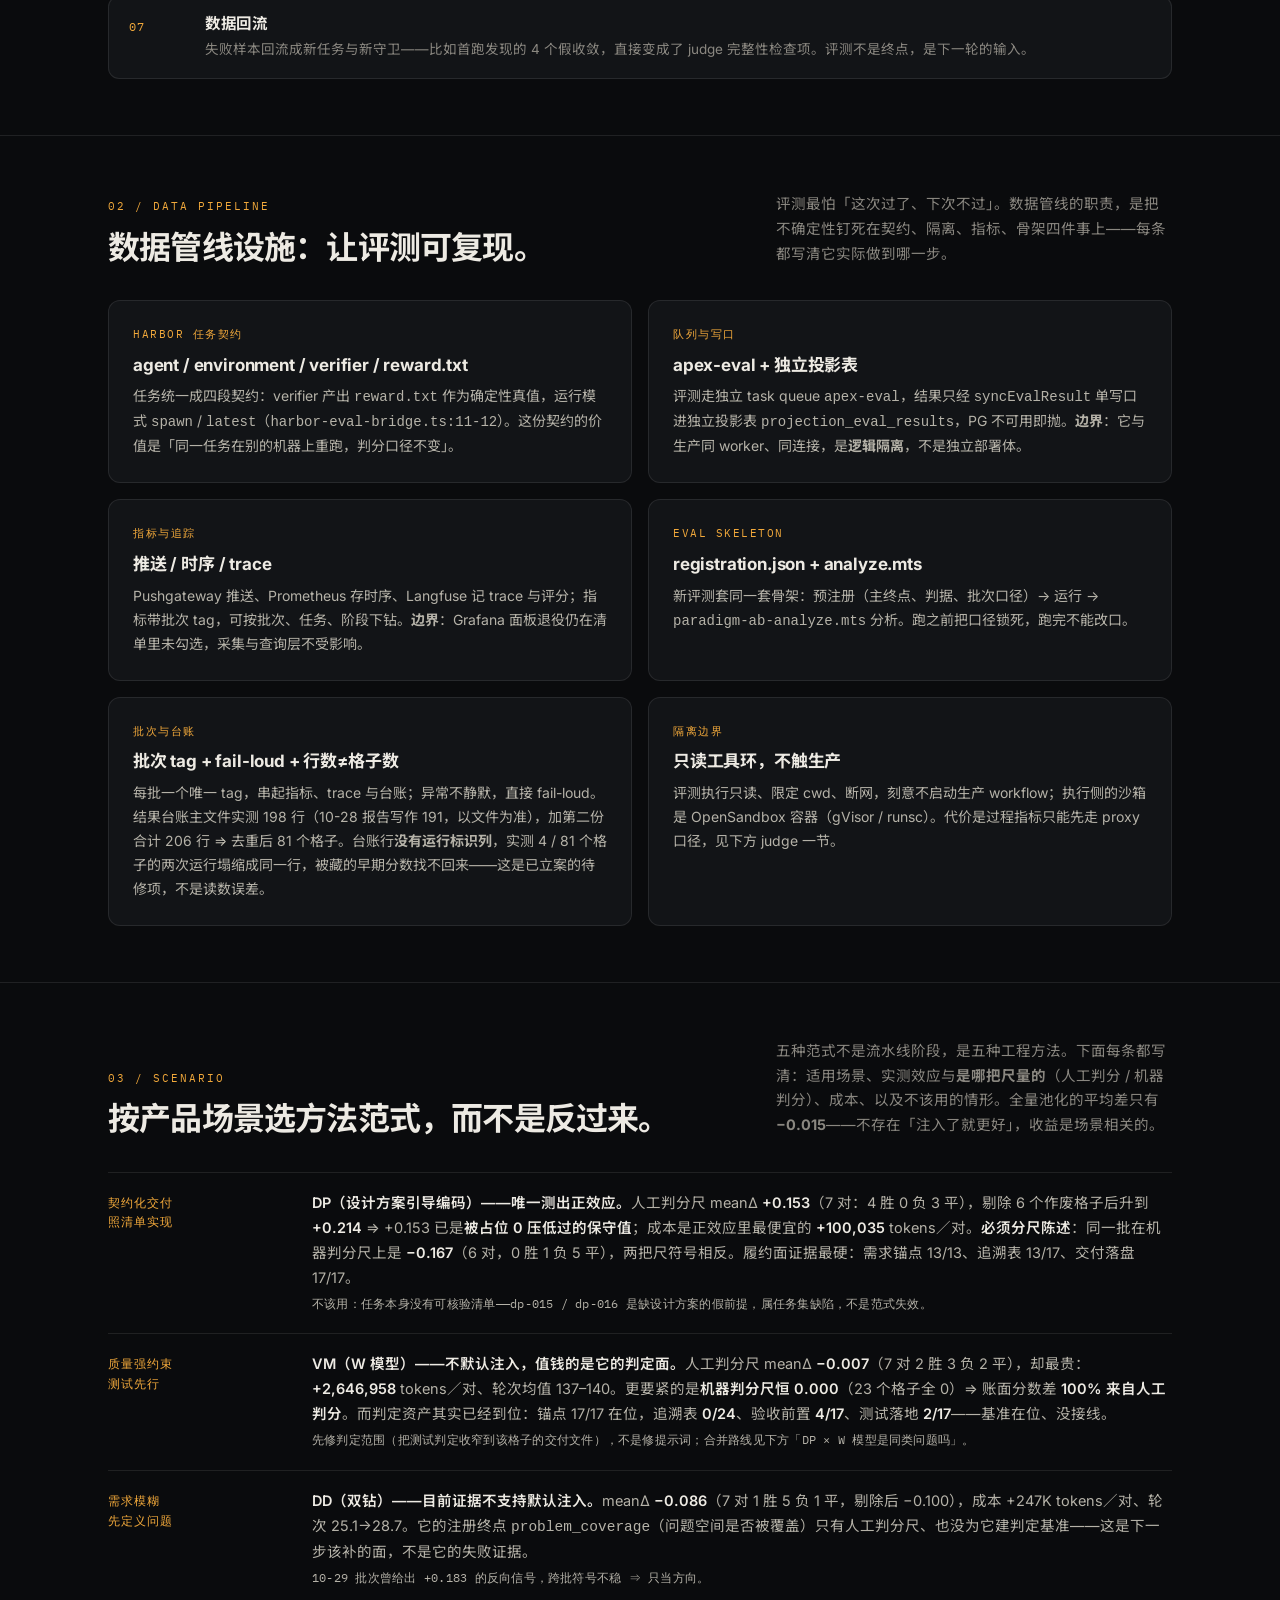
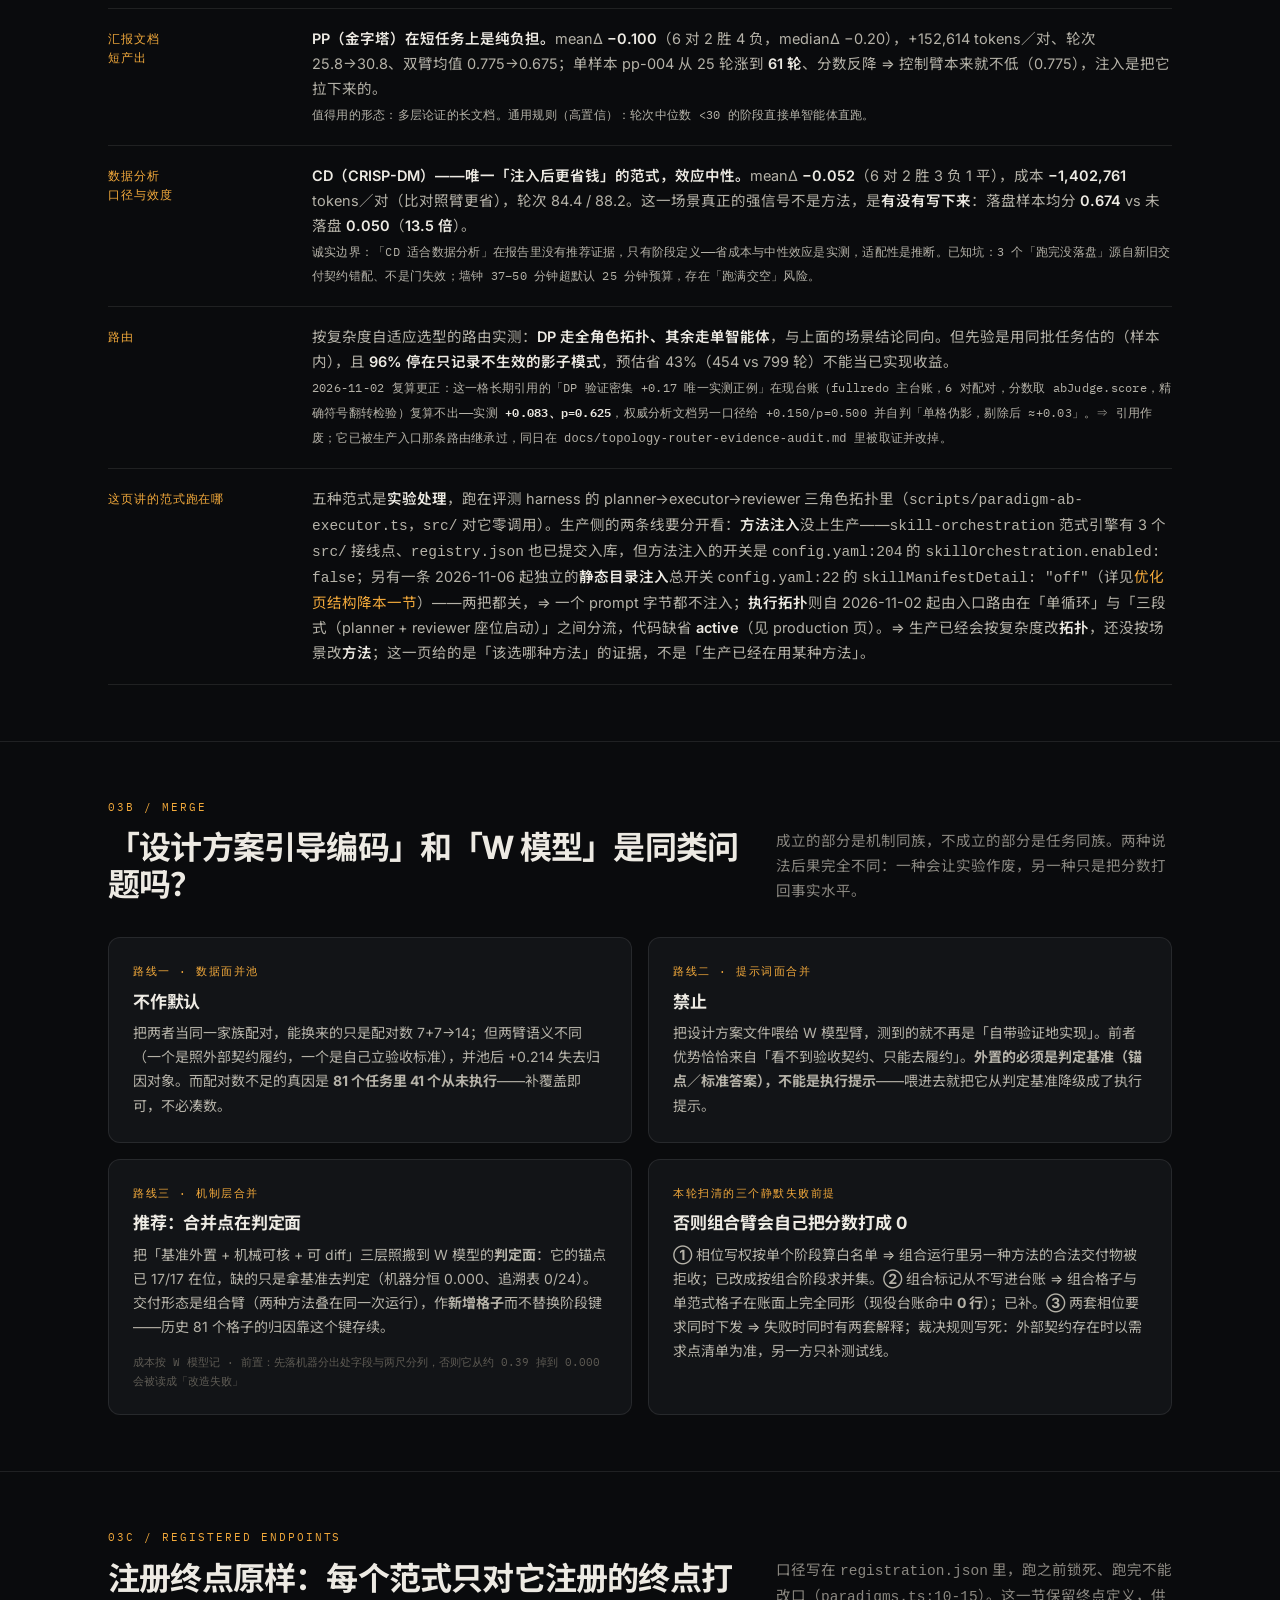
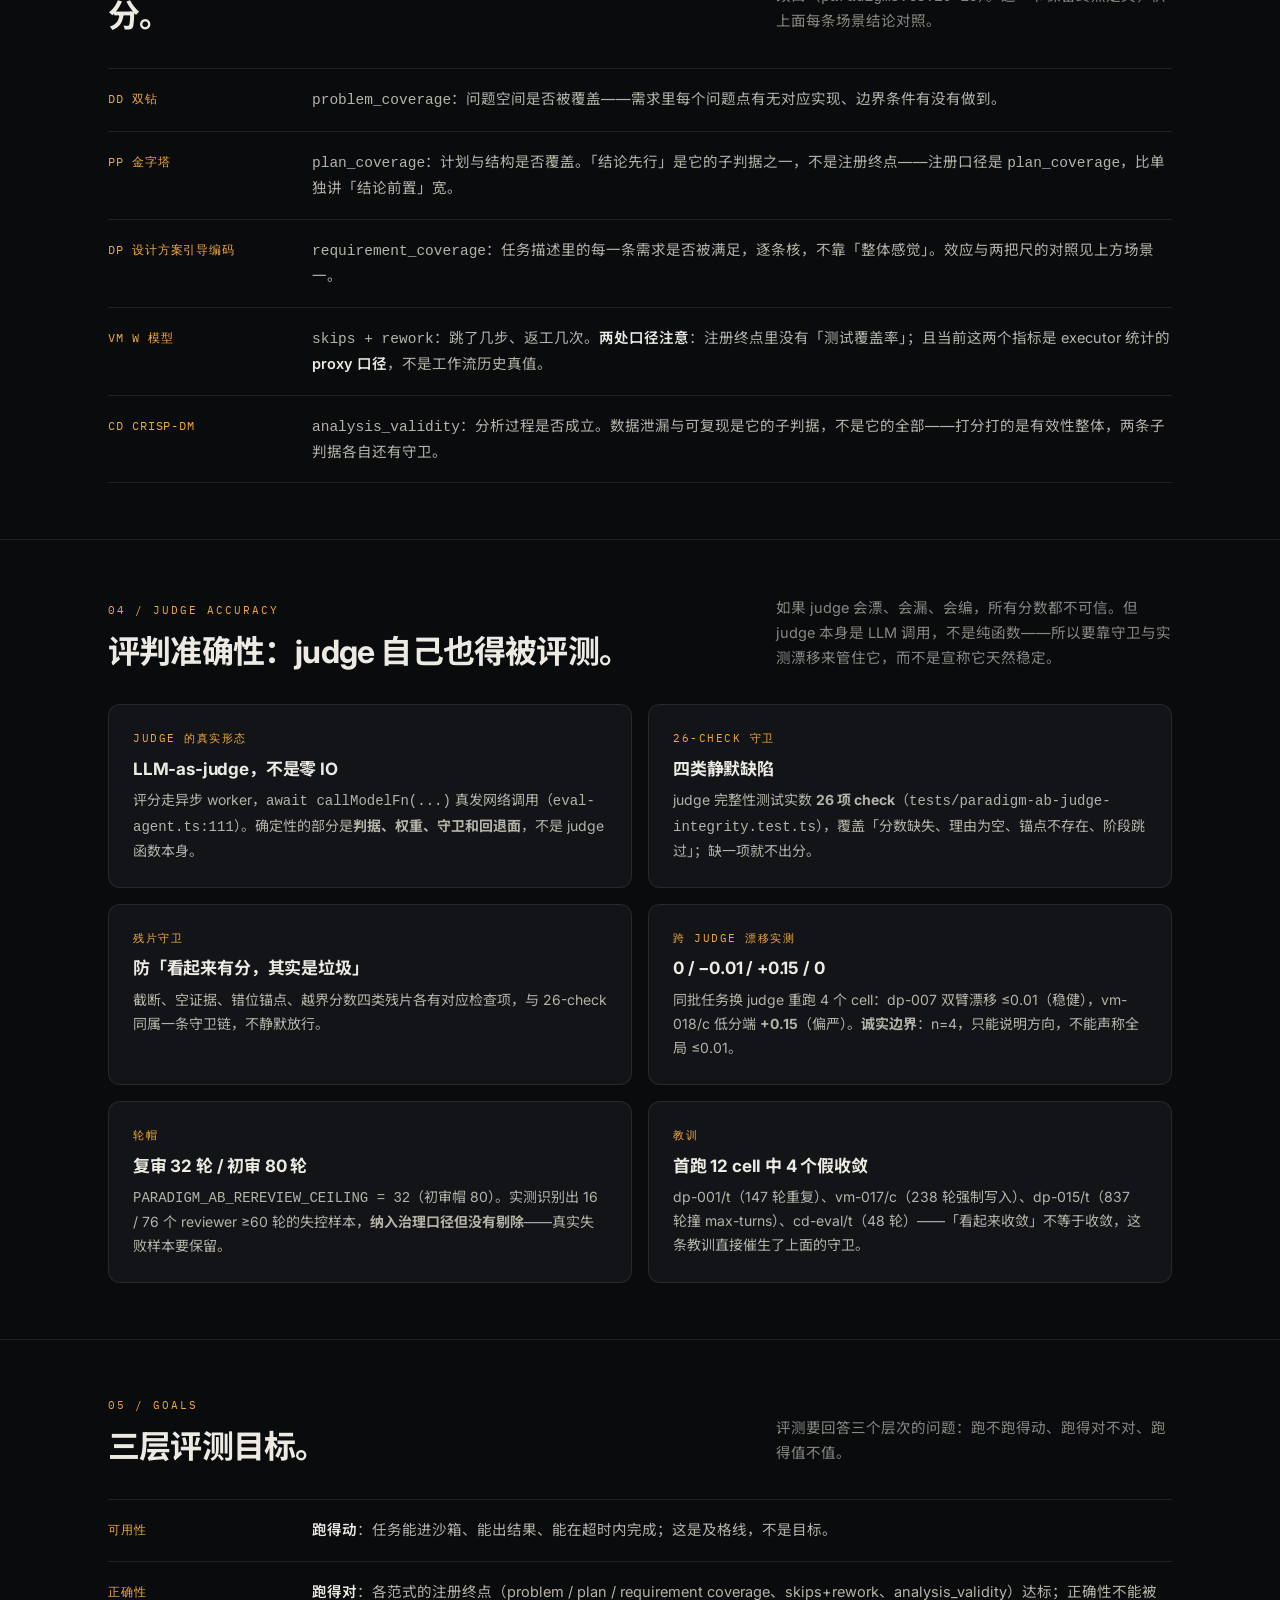
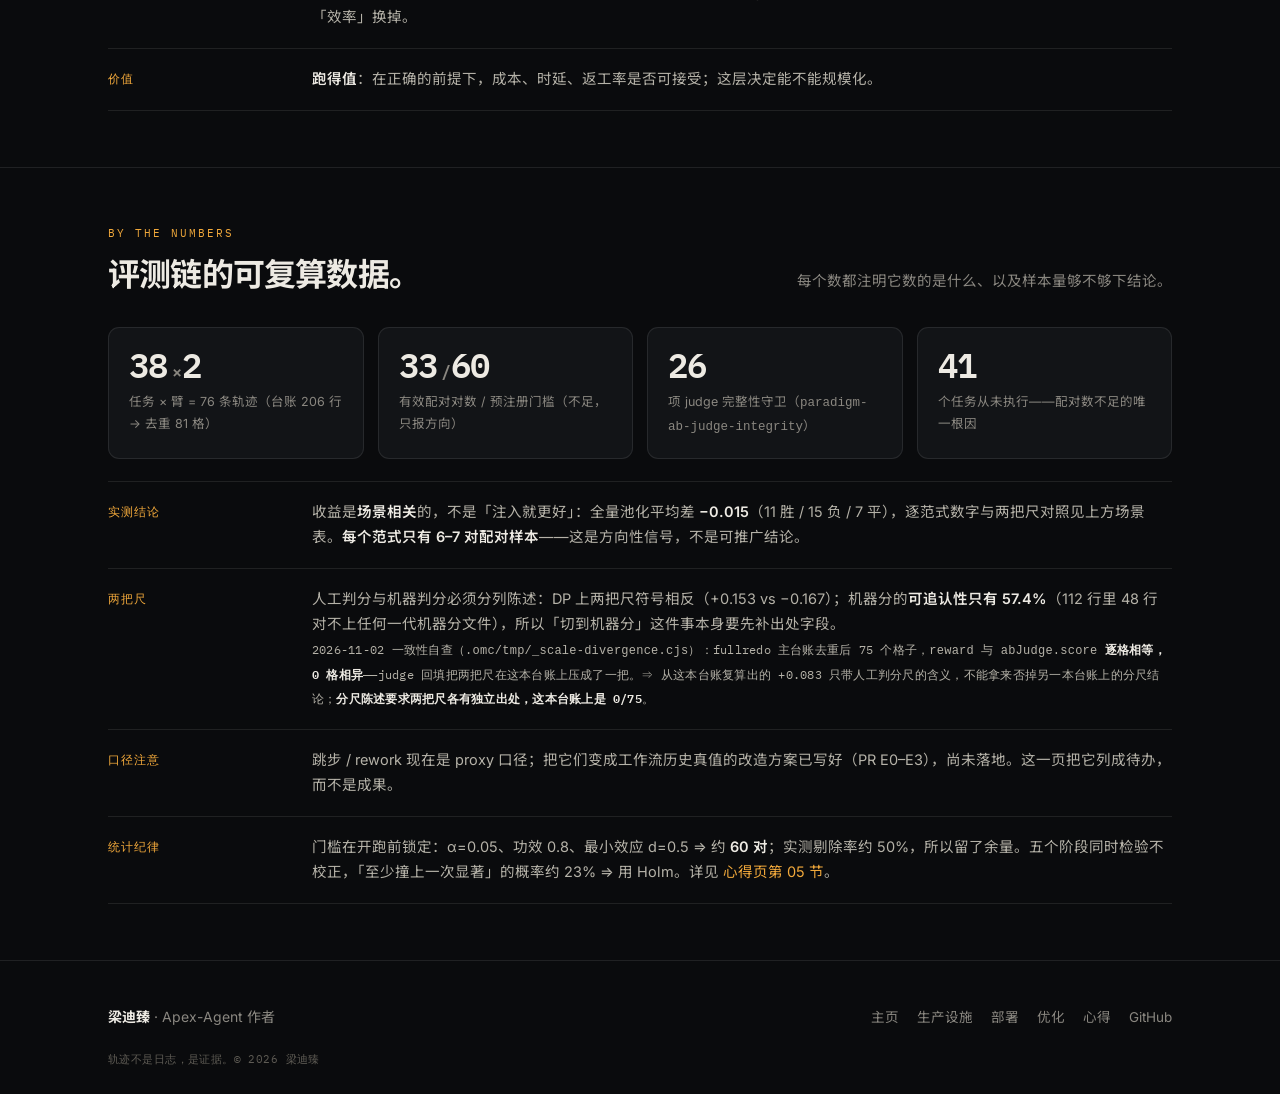
<file: eval.html>
<!DOCTYPE html>
<html lang="zh-CN">
<head>
<meta charset="UTF-8">
<meta name="viewport" content="width=device-width, initial-scale=1.0">
<title>数据管线 → 产品评测全流程 · 梁迪臻</title>
<meta name="description" content="Apex-Agent 评测全流程：7 步流水线、数据管线设施、五种方法范式 rubric、LLM-as-judge 守卫与实测漂移——含 proxy 与真值口径的诚实边界。">
<link rel="preconnect" href="https://fonts.googleapis.com">
<link rel="preconnect" href="https://fonts.gstatic.com" crossorigin>
<link href="https://fonts.googleapis.com/css2?family=Inter:wght@400;500;600;700;800&family=IBM+Plex+Mono:wght@400;500;600&family=Noto+Sans+SC:wght@400;500;700&display=swap" rel="stylesheet">
<link rel="stylesheet" href="style.css">
</head>
<body>

<header class="site-header">
  <div class="wrap">
    <a class="brand" href="index.html"><span class="dot"></span> 梁迪臻 <span class="sub">APEX-AGENT · LIVE</span></a>
    <nav class="nav">
      <a href="index.html">主页</a>
      <a href="production.html">生产设施</a>
      <a href="deploy.html">部署</a>
      <a href="optimize.html">优化</a>
      <a href="eval.html" class="active">评测</a>
      <a href="lessons.html">心得</a>
      <a href="index.html#contact" class="cta">联系</a>
    </nav>
  </div>
</header>

<main>
  <section class="hero">
    <div class="wrap grid">
      <div>
        <div class="eyebrow">Evaluation / 数据管线 → 产品评测全流程</div>
        <h1>评测不是打分，<br>是把任务<span class="em">跑成产品</span>。</h1>
        <p class="lede">一条完整的评测链，从「生成一个任务」到「把失败变成下一轮的数据」，中间要过七道关。数据管线设施是这条链的骨架。</p>
        <div class="actions">
          <a class="btn btn-primary" href="#scenario">按产品场景选范式 →</a>
          <a class="btn btn-ghost" href="#pipeline">7 步流水线</a>
        </div>
      </div>
      <div class="trace" aria-hidden="true">
        <div class="trace-head"><span>EVAL PIPELINE</span><span class="live"><i></i>RUNNING</span></div>
        <div class="trace-body">
          <div class="trow"><span class="idx">01</span><span class="act">taskgen</span><span class="detail">生成 → 预注册 registration.json</span><span class="st ok">done</span></div>
          <div class="trow"><span class="idx">02</span><span class="act">verify-plane</span><span class="detail">评测面不污染生产面自检</span><span class="st ok">done</span></div>
          <div class="trow"><span class="idx">03</span><span class="act">dataset</span><span class="detail">Harbor 契约 agent/env/verifier/reward</span><span class="st ok">done</span></div>
          <div class="trow now"><span class="idx">04</span><span class="act">run</span><span class="detail">DD · PP · DP · VM · CD（五范式）</span><span class="st run">running</span></div>
          <div class="trow"><span class="idx">05</span><span class="act">metrics</span><span class="detail">批次 tag · fail-loud · 206 行 → 81 格</span><span class="st">queued</span></div>
        </div>
        <div class="trace-foot"><span>step 04 / 07</span><span>◎ 失败即数据</span></div>
      </div>
    </div>
  </section>

  <div class="wrap">
    <aside class="thread">
      <span class="tk">Act I 的来处 · Act III 的现场</span>
      <p class="tp">「它说跑完了」这句话在哪儿被判错，就是这一页。评测是第一幕的起点，也是第三幕把我自己揪出来的地方——那 206 行台账、按「任务 × 臂 × 批次」去重只剩 81 个格子，数错的正是这一页的数据。所以这里连评分口径都写死了跑之前锁、跑完不能改口。<strong>尺要先能量自己，才谈得上量别人。</strong></p>
      <a class="tback" href="index.html#story">← 回到四幕</a>
    </aside>
  </div>

  <section class="section" id="pipeline">
    <div class="wrap">
      <div class="section-head reveal">
        <div><div class="overline">01 / Pipeline</div><h2>7 步流水线。</h2></div>
        <p class="note">从任务到结论，每一步都有输入、输出、失败处理；任何一步不通过，都不会进入下一步。</p>
      </div>
      <div class="steps reveal">
        <div class="step"><div class="sn">01</div><div><h4>任务生成与预注册</h4><p>把需求翻译成可执行任务，主终点、判据、批次口径先写进 <code>registration.json</code> 预注册——跑之前锁口径，跑完不能改口。结果逐行落 <code>results.jsonl</code>：两份台账合计 <strong>206 行</strong>，按「任务 × 臂 × 批次」去重后是 <strong>81 个格子</strong>（重复率 154.3%，2026-11-02 复算）。数行不数格子，会得出「全有判分、零缺口」的错结论。</p></div></div>
        <div class="step"><div class="sn">02</div><div><h4>执行面自检</h4><p>先证明评测没污染生产：指标与 trace 打在独立批次 tag 上，生产面查询计数不因此增长（<code>verify-plane</code> 类自检）。先证明「没串味」，再谈「跑得对」。</p></div></div>
        <div class="step"><div class="sn">03</div><div><h4>数据集构建</h4><p>任务统一成 <strong>Harbor 契约</strong>：<code>agent → environment → verifier → reward.txt</code>，模式 <code>spawn</code> / <code>latest</code>（<code>harbor-eval-bridge.ts:11-12</code>）。数据集构建侧要求锚点可解析，<strong>找不到锚即 FAIL</strong>，不静默放行。</p></div></div>
        <div class="step"><div class="sn">04</div><div><h4>评测执行</h4><p>按 DD / PP / DP / VM / CD 五种<strong>方法范式</strong>各跑一遍。执行段是只读、限定 cwd、断网的 worktree 工具环（<code>paradigm-ab-eval-skeleton.ts:38</code>），刻意不触生产 workflow。</p></div></div>
        <div class="step"><div class="sn">05</div><div><h4>指标采集</h4><p><code>prom-client</code> → Pushgateway → Prometheus，配 Langfuse trace；批次 tag 贯通指标、trace 与台账，异常 fail-loud。</p></div></div>
        <div class="step"><div class="sn">06</div><div><h4>评分汇总</h4><p><strong>LLM-as-judge</strong> 按注册终点出分（DD=problem_coverage、PP=plan_coverage、DP=requirement_coverage、VM=skips+rework、CD=analysis_validity），异步 worker 跑，判据与权重固定，扣分点尽量给出证据指针。</p></div></div>
        <div class="step"><div class="sn">07</div><div><h4>数据回流</h4><p>失败样本回流成新任务与新守卫——比如首跑发现的 4 个假收敛，直接变成了 judge 完整性检查项。评测不是终点，是下一轮的输入。</p></div></div>
      </div>
    </div>
  </section>

  <section class="section" id="pipeline-infra">
    <div class="wrap">
      <div class="section-head reveal">
        <div><div class="overline">02 / Data Pipeline</div><h2>数据管线设施：让评测可复现。</h2></div>
        <p class="note">评测最怕「这次过了、下次不过」。数据管线的职责，是把不确定性钉死在契约、隔离、指标、骨架四件事上——每条都写清它实际做到哪一步。</p>
      </div>
      <div class="cards reveal">
        <div class="card"><div class="k">Harbor 任务契约</div><h3>agent / environment / verifier / reward.txt</h3><p>任务统一成四段契约：verifier 产出 <code>reward.txt</code> 作为确定性真值，运行模式 <code>spawn</code> / <code>latest</code>（<code>harbor-eval-bridge.ts:11-12</code>）。这份契约的价值是「同一任务在别的机器上重跑，判分口径不变」。</p></div>
        <div class="card"><div class="k">队列与写口</div><h3>apex-eval + 独立投影表</h3><p>评测走独立 task queue <code>apex-eval</code>，结果只经 <code>syncEvalResult</code> 单写口进独立投影表 <code>projection_eval_results</code>，PG 不可用即抛。<strong>边界</strong>：它与生产同 worker、同连接，是<strong>逻辑隔离</strong>，不是独立部署体。</p></div>
        <div class="card"><div class="k">指标与追踪</div><h3>推送 / 时序 / trace</h3><p>Pushgateway 推送、Prometheus 存时序、Langfuse 记 trace 与评分；指标带批次 tag，可按批次、任务、阶段下钻。<strong>边界</strong>：Grafana 面板退役仍在清单里未勾选，采集与查询层不受影响。</p></div>
        <div class="card"><div class="k">Eval Skeleton</div><h3>registration.json + analyze.mts</h3><p>新评测套同一套骨架：预注册（主终点、判据、批次口径）→ 运行 → <code>paradigm-ab-analyze.mts</code> 分析。跑之前把口径锁死，跑完不能改口。</p></div>
        <div class="card"><div class="k">批次与台账</div><h3>批次 tag + fail-loud + 行数≠格子数</h3><p>每批一个唯一 tag，串起指标、trace 与台账；异常不静默，直接 fail-loud。结果台账主文件实测 198 行（10-28 报告写作 191，以文件为准），加第二份合计 206 行 ⇒ 去重后 81 个格子。台账行<strong>没有运行标识列</strong>，实测 4 / 81 个格子的两次运行塌缩成同一行，被藏的早期分数找不回来——这是已立案的待修项，不是读数误差。</p></div>
        <div class="card"><div class="k">隔离边界</div><h3>只读工具环，不触生产</h3><p>评测执行只读、限定 cwd、断网，刻意不启动生产 workflow；执行侧的沙箱是 OpenSandbox 容器（gVisor / runsc）。代价是过程指标只能先走 proxy 口径，见下方 judge 一节。</p></div>
      </div>
    </div>
  </section>

  <section class="section" id="scenario">
    <div class="wrap">
      <div class="section-head reveal">
        <div><div class="overline">03 / Scenario</div><h2>按产品场景选方法范式，而不是反过来。</h2></div>
        <p class="note">五种范式不是流水线阶段，是五种工程方法。下面每条都写清：适用场景、实测效应与<strong>是哪把尺量的</strong>（人工判分 / 机器判分）、成本、以及不该用的情形。全量池化的平均差只有 <strong>−0.015</strong>——不存在「注入了就更好」，收益是场景相关的。</p>
      </div>
      <div class="rows reveal">
        <div class="row"><div class="rk">契约化交付<br>照清单实现</div><div class="rv"><strong>DP（设计方案引导编码）——唯一测出正效应。</strong>人工判分尺 meanΔ <strong>+0.153</strong>（7 对：4 胜 0 负 3 平），剔除 6 个作废格子后升到 <strong>+0.214</strong> ⇒ +0.153 已是<strong>被占位 0 压低过的保守值</strong>；成本是正效应里最便宜的 <strong>+100,035</strong> tokens／对。<strong>必须分尺陈述</strong>：同一批在机器判分尺上是 <strong>−0.167</strong>（6 对，0 胜 1 负 5 平），两把尺符号相反。履约面证据最硬：需求锚点 13/13、追溯表 13/17、交付落盘 17/17。<br><span class="mono">不该用：任务本身没有可核验清单——dp-015 / dp-016 是缺设计方案的假前提，属任务集缺陷，不是范式失效。</span></div></div>
        <div class="row"><div class="rk">质量强约束<br>测试先行</div><div class="rv"><strong>VM（W 模型）——不默认注入，值钱的是它的判定面。</strong>人工判分尺 meanΔ <strong>−0.007</strong>（7 对 2 胜 3 负 2 平），却最贵：<strong>+2,646,958</strong> tokens／对、轮次均值 137–140。更要紧的是<strong>机器判分尺恒 0.000</strong>（23 个格子全 0）⇒ 账面分数差 <strong>100% 来自人工判分</strong>。而判定资产其实已经到位：锚点 17/17 在位，追溯表 <strong>0/24</strong>、验收前置 <strong>4/17</strong>、测试落地 <strong>2/17</strong>——基准在位、没接线。<br><span class="mono">先修判定范围（把测试判定收窄到该格子的交付文件），不是修提示词；合并路线见下方「DP × W 模型是同类问题吗」。</span></div></div>
        <div class="row"><div class="rk">需求模糊<br>先定义问题</div><div class="rv"><strong>DD（双钻）——目前证据不支持默认注入。</strong>meanΔ <strong>−0.086</strong>（7 对 1 胜 5 负 1 平，剔除后 −0.100），成本 +247K tokens／对、轮次 25.1→28.7。它的注册终点 <code>problem_coverage</code>（问题空间是否被覆盖）只有人工判分尺、也没为它建判定基准——这是下一步该补的面，不是它的失败证据。<br><span class="mono">10-29 批次曾给出 +0.183 的反向信号，跨批符号不稳 ⇒ 只当方向。</span></div></div>
        <div class="row"><div class="rk">汇报文档<br>短产出</div><div class="rv"><strong>PP（金字塔）在短任务上是纯负担。</strong>meanΔ <strong>−0.100</strong>（6 对 2 胜 4 负，medianΔ −0.20），+152,614 tokens／对、轮次 25.8→30.8、双臂均值 0.775→0.675；单样本 pp-004 从 25 轮涨到 <strong>61 轮</strong>、分数反降 ⇒ 控制臂本来就不低（0.775），注入是把它拉下来的。<br><span class="mono">值得用的形态：多层论证的长文档。通用规则（高置信）：轮次中位数 &lt;30 的阶段直接单智能体直跑。</span></div></div>
        <div class="row"><div class="rk">数据分析<br>口径与效度</div><div class="rv"><strong>CD（CRISP-DM）——唯一「注入后更省钱」的范式，效应中性。</strong>meanΔ <strong>−0.052</strong>（6 对 2 胜 3 负 1 平），成本 <strong>−1,402,761</strong> tokens／对（比对照臂更省），轮次 84.4 / 88.2。这一场景真正的强信号不是方法，是<strong>有没有写下来</strong>：落盘样本均分 <strong>0.674</strong> vs 未落盘 <strong>0.050</strong>（<strong>13.5 倍</strong>）。<br><span class="mono">诚实边界：「CD 适合数据分析」在报告里没有推荐证据，只有阶段定义——省成本与中性效应是实测，适配性是推断。已知坑：3 个「跑完没落盘」源自新旧交付契约错配、不是门失效；墙钟 37–50 分钟超默认 25 分钟预算，存在「跑满交空」风险。</span></div></div>
        <div class="row"><div class="rk">路由</div><div class="rv">按复杂度自适应选型的路由实测：<strong>DP 走全角色拓扑、其余走单智能体</strong>，与上面的场景结论同向。但先验是用同批任务估的（样本内），且 <strong>96% 停在只记录不生效的影子模式</strong>，预估省 43%（454 vs 799 轮）不能当已实现收益。<br><span class="mono">2026-11-02 复算更正：这一格长期引用的「DP 验证密集 +0.17 唯一实测正例」在现台账（fullredo 主台账，6 对配对，分数取 abJudge.score，精确符号翻转检验）复算不出——实测 <strong>+0.083、p=0.625</strong>，权威分析文档另一口径给 +0.150/p=0.500 并自判「单格伪影，剔除后 ≈+0.03」。⇒ 引用作废；它已被生产入口那条路由继承过，同日在 <code>docs/topology-router-evidence-audit.md</code> 里被取证并改掉。</span></div></div>
        <div class="row"><div class="rk">这页讲的范式跑在哪</div><div class="rv">五种范式是<strong>实验处理</strong>，跑在评测 harness 的 planner→executor→reviewer 三角色拓扑里（<code>scripts/paradigm-ab-executor.ts</code>，<code>src/</code> 对它零调用）。生产侧的两条线要分开看：<strong>方法注入</strong>没上生产——<code>skill-orchestration</code> 范式引擎有 3 个 <code>src/</code> 接线点、<code>registry.json</code> 也已提交入库，但方法注入的开关是 <code>config.yaml:204</code> 的 <code>skillOrchestration.enabled: false</code>；另有一条 2026-11-06 起独立的<strong>静态目录注入</strong>总开关 <code>config.yaml:22</code> 的 <code>skillManifestDetail: "off"</code>（详见<a href="optimize.html#structure" style="color:var(--accent)">优化页结构降本一节</a>）——两把都关，⇒ 一个 prompt 字节都不注入；<strong>执行拓扑</strong>则自 2026-11-02 起由入口路由在「单循环」与「三段式（planner + reviewer 座位启动）」之间分流，代码缺省 <strong>active</strong>（见 production 页）。⇒ 生产已经会按复杂度改<strong>拓扑</strong>，还没按场景改<strong>方法</strong>；这一页给的是「该选哪种方法」的证据，不是「生产已经在用某种方法」。</div></div>
      </div>
    </div>
  </section>

  <section class="section" id="merge">
    <div class="wrap">
      <div class="section-head reveal">
        <div><div class="overline">03b / Merge</div><h2>「设计方案引导编码」和「W 模型」是同类问题吗？</h2></div>
        <p class="note">成立的部分是机制同族，不成立的部分是任务同族。两种说法后果完全不同：一种会让实验作废，另一种只是把分数打回事实水平。</p>
      </div>
      <div class="cards reveal">
        <div class="card"><div class="k">路线一 · 数据面并池</div><h3>不作默认</h3><p>把两者当同一家族配对，能换来的只是配对数 7+7→14；但两臂语义不同（一个是照外部契约履约，一个是自己立验收标准），并池后 +0.214 失去归因对象。而配对数不足的真因是 <strong>81 个任务里 41 个从未执行</strong>——补覆盖即可，不必凑数。</p></div>
        <div class="card"><div class="k">路线二 · 提示词面合并</div><h3>禁止</h3><p>把设计方案文件喂给 W 模型臂，测到的就不再是「自带验证地实现」。前者优势恰恰来自「看不到验收契约、只能去履约」。<strong>外置的必须是判定基准（锚点／标准答案），不能是执行提示</strong>——喂进去就把它从判定基准降级成了执行提示。</p></div>
        <div class="card"><div class="k">路线三 · 机制层合并</div><h3>推荐：合并点在判定面</h3><p>把「基准外置 + 机械可核 + 可 diff」三层照搬到 W 模型的<strong>判定面</strong>：它的锚点已 17/17 在位，缺的只是拿基准去判定（机器分恒 0.000、追溯表 0/24）。交付形态是组合臂（两种方法叠在同一次运行），作<strong>新增格子</strong>而不替换阶段键——历史 81 个格子的归因靠这个键存续。</p><div class="meta">成本按 W 模型记 · 前置：先落机器分出处字段与两尺分列，否则它从约 0.39 掉到 0.000 会被读成「改造失败」</div></div>
        <div class="card"><div class="k">本轮扫清的三个静默失败前提</div><h3>否则组合臂会自己把分数打成 0</h3><p><strong>①</strong> 相位写权按单个阶段算白名单 ⇒ 组合运行里另一种方法的合法交付物被拒收；已改成按组合阶段求并集。<strong>②</strong> 组合标记从不写进台账 ⇒ 组合格子与单范式格子在账面上完全同形（现役台账命中 <strong>0 行</strong>）；已补。<strong>③</strong> 两套相位要求同时下发 ⇒ 失败时同时有两套解释；裁决规则写死：外部契约存在时以需求点清单为准，另一方只补测试线。</p></div>
      </div>
    </div>
  </section>

  <section class="section" id="rubric">
    <div class="wrap">
      <div class="section-head reveal">
        <div><div class="overline">03c / Registered Endpoints</div><h2>注册终点原样：每个范式只对它注册的终点打分。</h2></div>
        <p class="note">口径写在 <code>registration.json</code> 里，跑之前锁死、跑完不能改口（<code>paradigms.ts:10-15</code>）。这一节保留终点定义，供上面每条场景结论对照。</p>
      </div>
      <div class="rows reveal">
        <div class="row"><div class="rk">DD 双钻</div><div class="rv"><code>problem_coverage</code>：问题空间是否被覆盖——需求里每个问题点有无对应实现、边界条件有没有做到。</div></div>
        <div class="row"><div class="rk">PP 金字塔</div><div class="rv"><code>plan_coverage</code>：计划与结构是否覆盖。「结论先行」是它的子判据之一，不是注册终点——注册口径是 <code>plan_coverage</code>，比单独讲「结论前置」宽。</div></div>
        <div class="row"><div class="rk">DP 设计方案引导编码</div><div class="rv"><code>requirement_coverage</code>：任务描述里的每一条需求是否被满足，逐条核，不靠「整体感觉」。效应与两把尺的对照见上方场景一。</div></div>
        <div class="row"><div class="rk">VM W 模型</div><div class="rv"><code>skips + rework</code>：跳了几步、返工几次。<strong>两处口径注意</strong>：注册终点里没有「测试覆盖率」；且当前这两个指标是 executor 统计的 <strong>proxy 口径</strong>，不是工作流历史真值。</div></div>
        <div class="row"><div class="rk">CD CRISP-DM</div><div class="rv"><code>analysis_validity</code>：分析过程是否成立。数据泄漏与可复现是它的子判据，不是它的全部——打分打的是有效性整体，两条子判据各自还有守卫。</div></div>
      </div>
    </div>
  </section>

  <section class="section" id="judge">
    <div class="wrap">
      <div class="section-head reveal">
        <div><div class="overline">04 / Judge Accuracy</div><h2>评判准确性：judge 自己也得被评测。</h2></div>
        <p class="note">如果 judge 会漂、会漏、会编，所有分数都不可信。但 judge 本身是 LLM 调用，不是纯函数——所以要靠守卫与实测漂移来管住它，而不是宣称它天然稳定。</p>
      </div>
      <div class="cards reveal">
        <div class="card"><div class="k">judge 的真实形态</div><h3>LLM-as-judge，不是零 IO</h3><p>评分走异步 worker，<code>await callModelFn(...)</code> 真发网络调用（<code>eval-agent.ts:111</code>）。确定性的部分是<strong>判据、权重、守卫和回退面</strong>，不是 judge 函数本身。</p></div>
        <div class="card"><div class="k">26-check 守卫</div><h3>四类静默缺陷</h3><p>judge 完整性测试实数 <strong>26 项 check</strong>（<code>tests/paradigm-ab-judge-integrity.test.ts</code>），覆盖「分数缺失、理由为空、锚点不存在、阶段跳过」；缺一项就不出分。</p></div>
        <div class="card"><div class="k">残片守卫</div><h3>防「看起来有分，其实是垃圾」</h3><p>截断、空证据、错位锚点、越界分数四类残片各有对应检查项，与 26-check 同属一条守卫链，不静默放行。</p></div>
        <div class="card"><div class="k">跨 judge 漂移实测</div><h3>0 / −0.01 / +0.15 / 0</h3><p>同批任务换 judge 重跑 4 个 cell：dp-007 双臂漂移 ≤0.01（稳健），vm-018/c 低分端 <strong>+0.15</strong>（偏严）。<strong>诚实边界</strong>：n=4，只能说明方向，不能声称全局 ≤0.01。</p></div>
        <div class="card"><div class="k">轮帽</div><h3>复审 32 轮 / 初审 80 轮</h3><p><code>PARADIGM_AB_REREVIEW_CEILING = 32</code>（初审帽 80）。实测识别出 16 / 76 个 reviewer ≥60 轮的失控样本，<strong>纳入治理口径但没有剔除</strong>——真实失败样本要保留。</p></div>
        <div class="card"><div class="k">教训</div><h3>首跑 12 cell 中 4 个假收敛</h3><p>dp-001/t（147 轮重复）、vm-017/c（238 轮强制写入）、dp-015/t（837 轮撞 max-turns）、cd-eval/t（48 轮）——「看起来收敛」不等于收敛，这条教训直接催生了上面的守卫。</p></div>
      </div>
    </div>
  </section>

  <section class="section" id="goals">
    <div class="wrap">
      <div class="section-head reveal">
        <div><div class="overline">05 / Goals</div><h2>三层评测目标。</h2></div>
        <p class="note">评测要回答三个层次的问题：跑不跑得动、跑得对不对、跑得值不值。</p>
      </div>
      <div class="rows reveal">
        <div class="row"><div class="rk">可用性</div><div class="rv"><strong>跑得动</strong>：任务能进沙箱、能出结果、能在超时内完成；这是及格线，不是目标。</div></div>
        <div class="row"><div class="rk">正确性</div><div class="rv"><strong>跑得对</strong>：各范式的注册终点（problem / plan / requirement coverage、skips+rework、analysis_validity）达标；正确性不能被「效率」换掉。</div></div>
        <div class="row"><div class="rk">价值</div><div class="rv"><strong>跑得值</strong>：在正确的前提下，成本、时延、返工率是否可接受；这层决定能不能规模化。</div></div>
      </div>
    </div>
  </section>

  <section class="section" id="numbers">
    <div class="wrap">
      <div class="section-head reveal">
        <div><div class="overline">By the numbers</div><h2>评测链的可复算数据。</h2></div>
        <p class="note">每个数都注明它数的是什么、以及样本量够不够下结论。</p>
      </div>
      <div class="facts reveal">
        <div class="fact"><div class="v">38<span class="u">×</span>2</div><div class="l">任务 × 臂 = 76 条轨迹（台账 206 行 → 去重 81 格）</div></div>
        <div class="fact"><div class="v">33<span class="u">/</span>60</div><div class="l">有效配对对数 / 预注册门槛（不足，只报方向）</div></div>
        <div class="fact"><div class="v">26</div><div class="l">项 judge 完整性守卫（<code>paradigm-ab-judge-integrity</code>）</div></div>
        <div class="fact"><div class="v">41</div><div class="l">个任务从未执行——配对数不足的唯一根因</div></div>
      </div>
      <div class="rows reveal" style="margin-top:22px">
        <div class="row"><div class="rk">实测结论</div><div class="rv">收益是<strong>场景相关</strong>的，不是「注入就更好」：全量池化平均差 <strong>−0.015</strong>（11 胜 / 15 负 / 7 平），逐范式数字与两把尺对照见上方场景表。<strong>每个范式只有 6–7 对配对样本</strong>——这是方向性信号，不是可推广结论。</div></div>
        <div class="row"><div class="rk">两把尺</div><div class="rv">人工判分与机器判分必须分列陈述：DP 上两把尺符号相反（+0.153 vs −0.167）；机器分的<strong>可追认性只有 57.4%</strong>（112 行里 48 行对不上任何一代机器分文件），所以「切到机器分」这件事本身要先补出处字段。<br><span class="mono">2026-11-02 一致性自查（<code>.omc/tmp/_scale-divergence.cjs</code>）：fullredo 主台账去重后 75 个格子，<code>reward</code> 与 <code>abJudge.score</code> <strong>逐格相等，0 格相异</strong>——judge 回填把两把尺在这本台账上压成了一把。⇒ 从这本台账复算出的 +0.083 只带人工判分尺的含义，不能拿来否掉另一本台账上的分尺结论；<strong>分尺陈述要求两把尺各有独立出处，这本台账上是 0/75</strong>。</span></div></div>
        <div class="row"><div class="rk">口径注意</div><div class="rv">跳步 / rework 现在是 proxy 口径；把它们变成工作流历史真值的改造方案已写好（PR E0–E3），尚未落地。这一页把它列成待办，而不是成果。</div></div>
        <div class="row"><div class="rk">统计纪律</div><div class="rv">门槛在开跑前锁定：α=0.05、功效 0.8、最小效应 d=0.5 ⇒ 约 <strong>60 对</strong>；实测剔除率约 50%，所以留了余量。五个阶段同时检验不校正，「至少撞上一次显著」的概率约 23% ⇒ 用 Holm。详见 <a href="lessons.html#stats" style="color:var(--accent)">心得页第 05 节</a>。</div></div>
      </div>
    </div>
  </section>
</main>

<footer class="site-footer">
  <div class="wrap">
    <div class="grid">
      <div class="who"><strong>梁迪臻</strong> · Apex-Agent 作者</div>
      <div class="links"><a href="index.html">主页</a><a href="production.html">生产设施</a><a href="deploy.html">部署</a><a href="optimize.html">优化</a><a href="lessons.html">心得</a><a href="https://github.com/DizhenLiang">GitHub</a></div>
    </div>
    <div class="fine">轨迹不是日志，是证据。© 2026 梁迪臻</div>
  </div>
</footer>

<script>
(function(){var els=document.querySelectorAll('.reveal');if(!('IntersectionObserver' in window)){els.forEach(function(e){e.classList.add('in')});return;}var io=new IntersectionObserver(function(es){es.forEach(function(en){if(en.isIntersecting){en.target.classList.add('in');io.unobserve(en.target);}});},{threshold:.12});els.forEach(function(e){io.observe(e)});})();
</script>
</body>
</html>
</file>
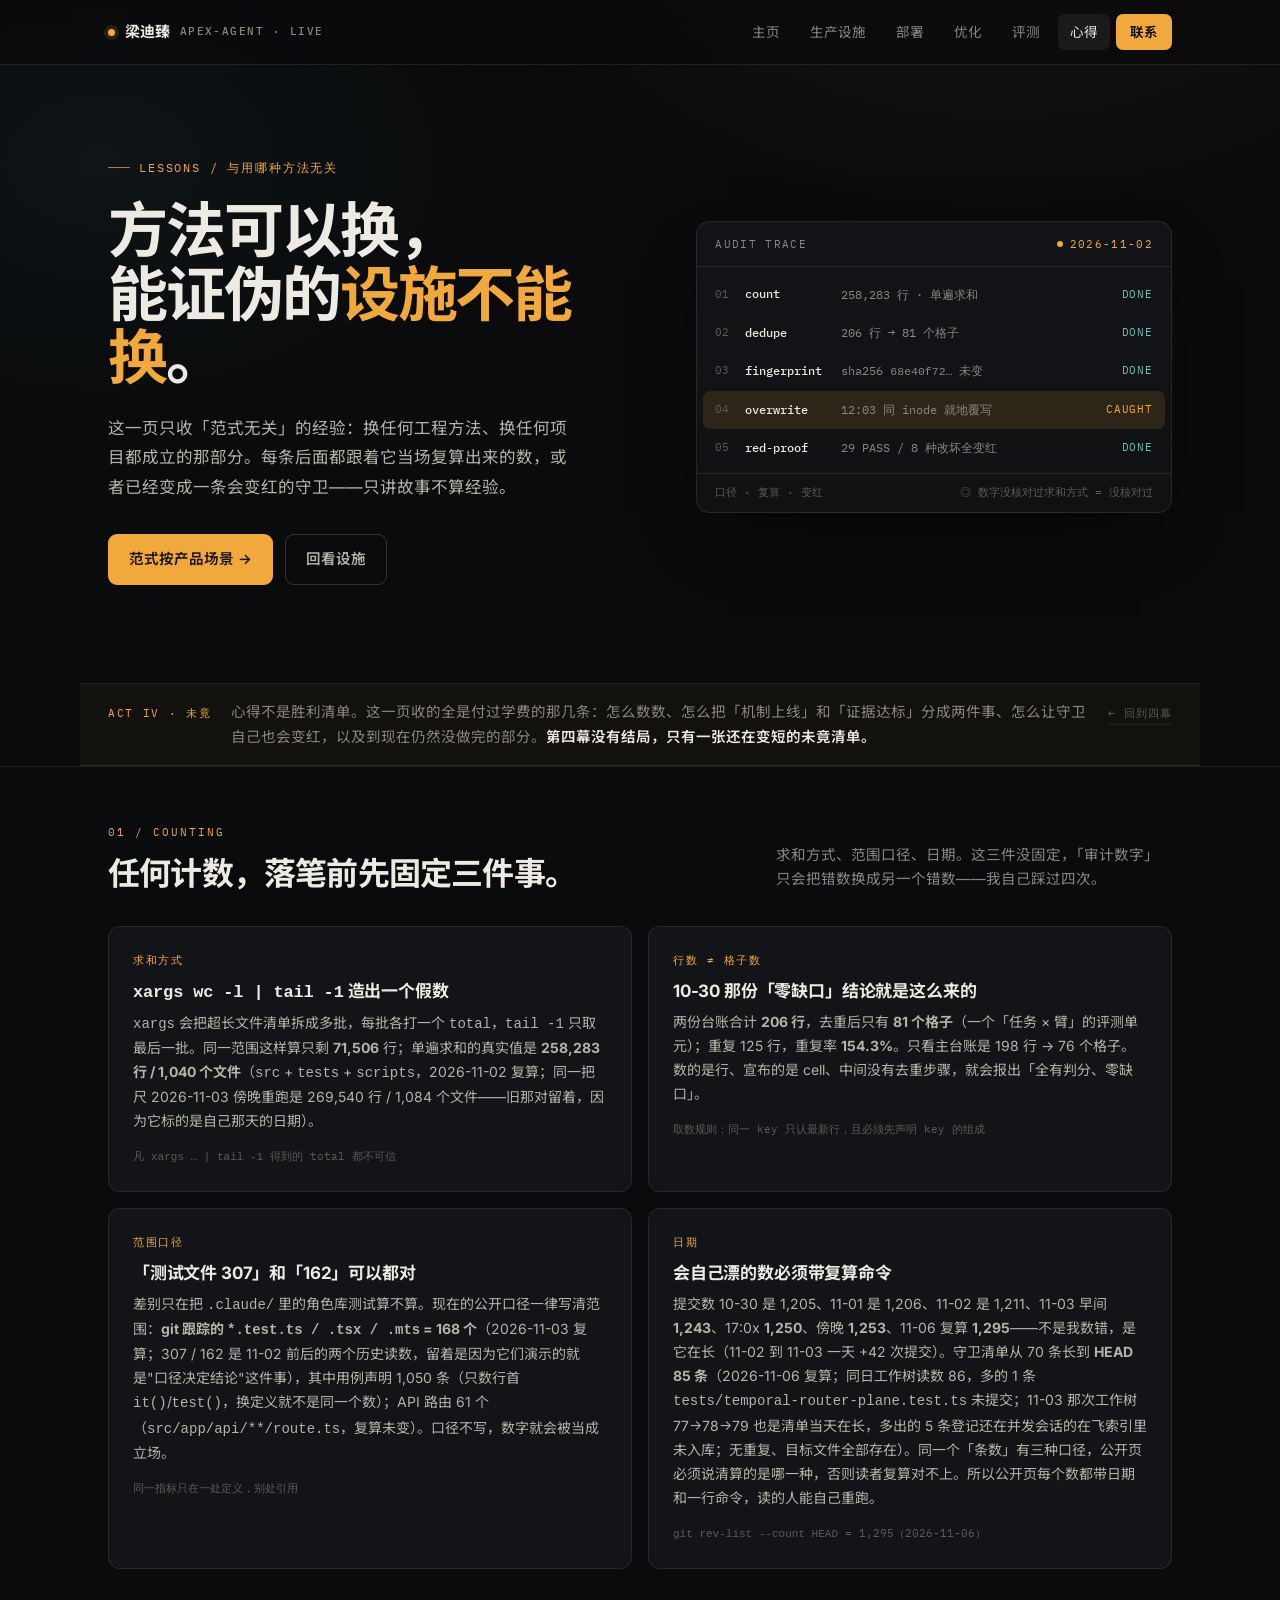
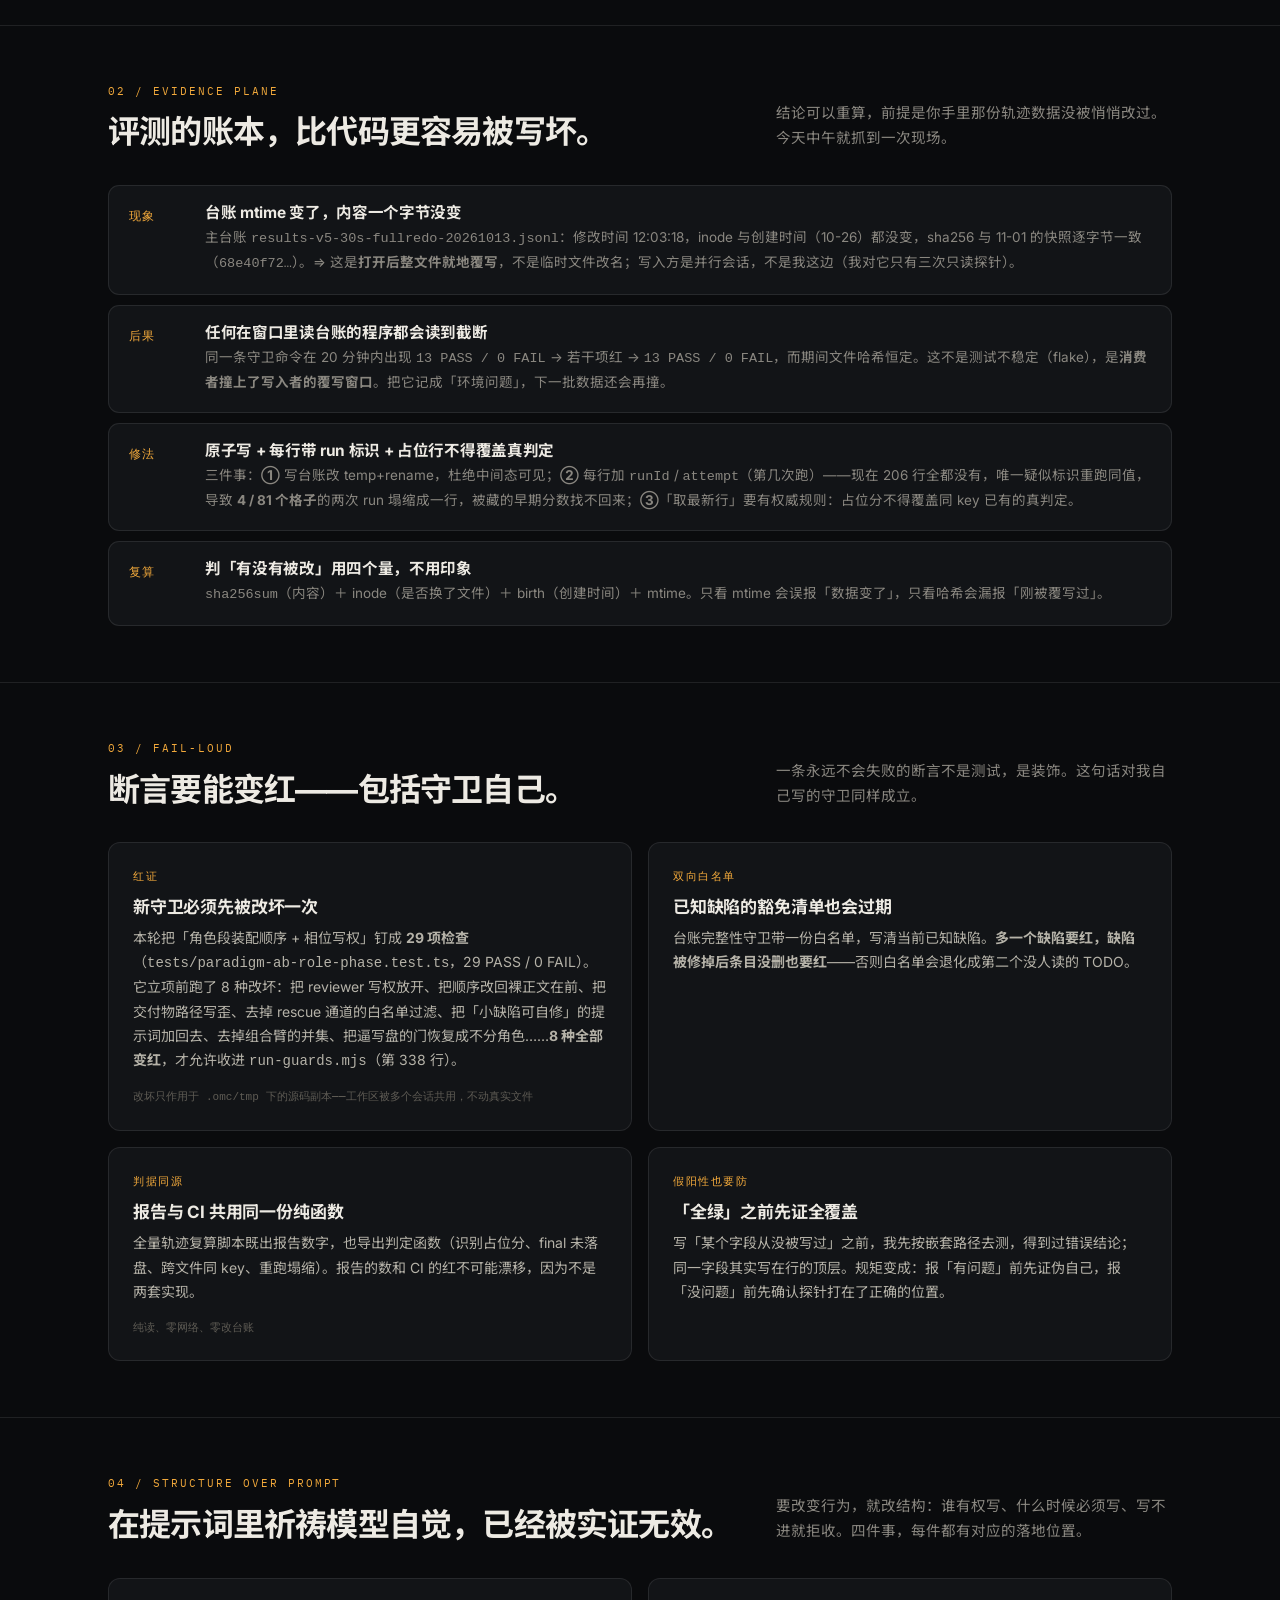
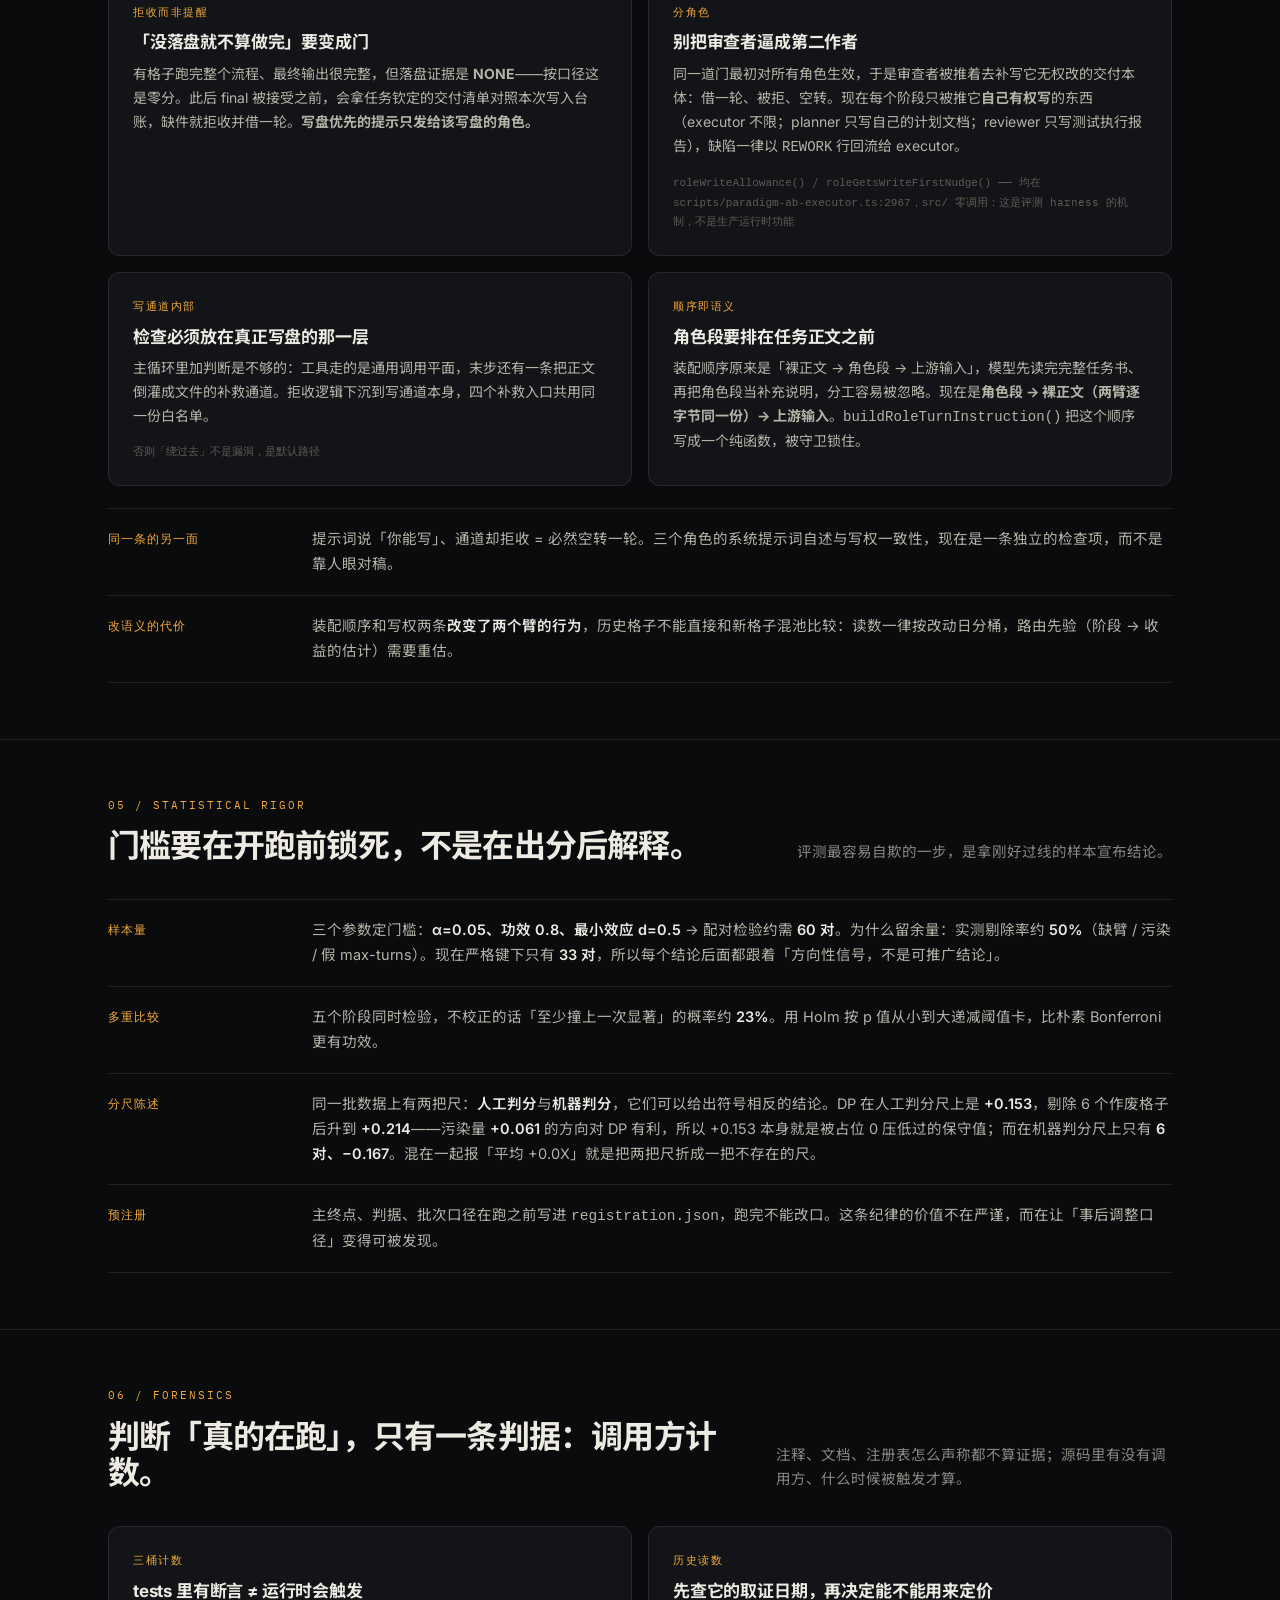
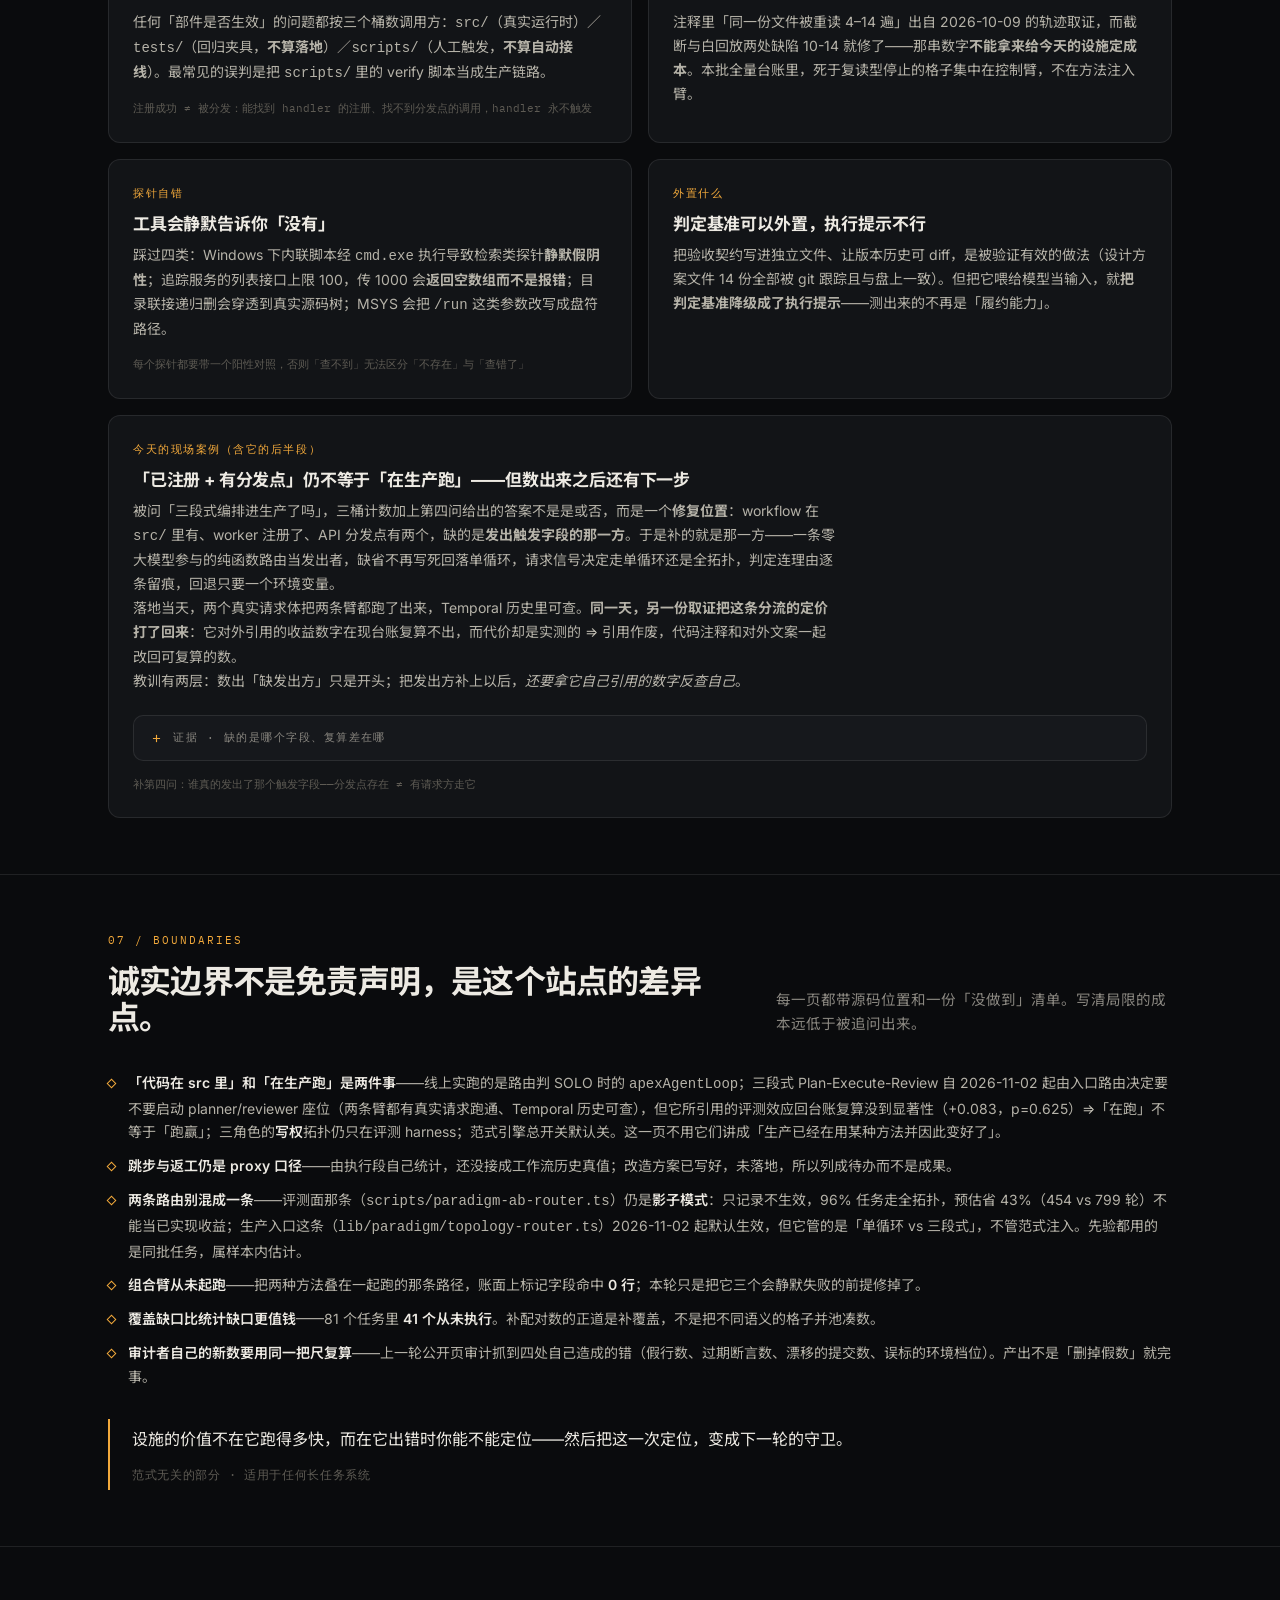
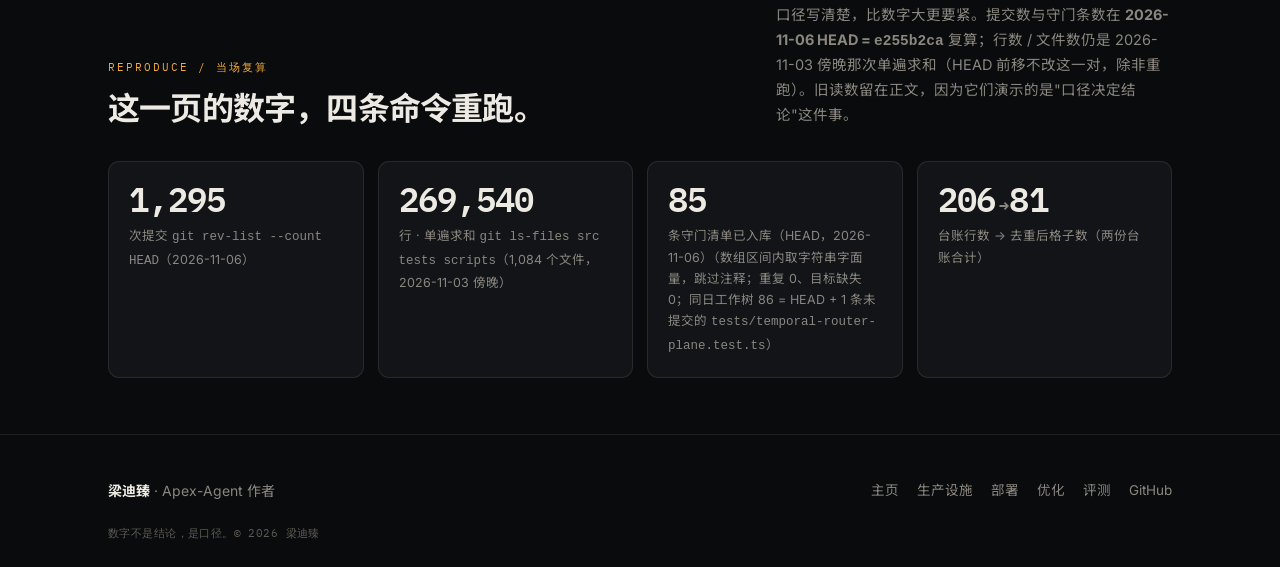
<file: lessons.html>
<!DOCTYPE html>
<html lang="zh-CN">
<head>
<meta charset="UTF-8">
<meta name="viewport" content="width=device-width, initial-scale=1.0">
<title>实操心得 · 范式无关 · 梁迪臻</title>
<meta name="description" content="长任务智能体系统的范式无关实操经验：计数口径、台账原子写、断言要能变红、结构强制优于提示词祈祷、统计效力预注册、取证方法与探针自错。每条可复算或已变成会变红的守卫。">
<link rel="preconnect" href="https://fonts.googleapis.com">
<link rel="preconnect" href="https://fonts.gstatic.com" crossorigin>
<link href="https://fonts.googleapis.com/css2?family=Inter:wght@400;500;600;700;800&family=IBM+Plex+Mono:wght@400;500;600&family=Noto+Sans+SC:wght@400;500;700&display=swap" rel="stylesheet">
<link rel="stylesheet" href="style.css">
</head>
<body>

<header class="site-header">
  <div class="wrap">
    <a class="brand" href="index.html"><span class="dot"></span> 梁迪臻 <span class="sub">APEX-AGENT · LIVE</span></a>
    <nav class="nav">
      <a href="index.html">主页</a>
      <a href="production.html">生产设施</a>
      <a href="deploy.html">部署</a>
      <a href="optimize.html">优化</a>
      <a href="eval.html">评测</a>
      <a href="lessons.html" class="active">心得</a>
      <a href="index.html#contact" class="cta">联系</a>
    </nav>
  </div>
</header>

<main>
  <section class="hero">
    <div class="wrap grid">
      <div>
        <div class="eyebrow">Lessons / 与用哪种方法无关</div>
        <h1>方法可以换，<br>能证伪的<span class="em">设施不能换</span>。</h1>
        <p class="lede">这一页只收「范式无关」的经验：换任何工程方法、换任何项目都成立的那部分。每条后面都跟着它当场复算出来的数，或者已经变成一条会变红的守卫——只讲故事不算经验。</p>
        <div class="actions">
          <a class="btn btn-primary" href="eval.html#scenario">范式按产品场景 →</a>
          <a class="btn btn-ghost" href="production.html">回看设施</a>
        </div>
      </div>
      <div class="trace" aria-hidden="true">
        <div class="trace-head"><span>AUDIT TRACE</span><span class="live"><i></i>2026-11-02</span></div>
        <div class="trace-body">
          <div class="trow"><span class="idx">01</span><span class="act">count</span><span class="detail">258,283 行 · 单遍求和</span><span class="st ok">done</span></div>
          <div class="trow"><span class="idx">02</span><span class="act">dedupe</span><span class="detail">206 行 → 81 个格子</span><span class="st ok">done</span></div>
          <div class="trow"><span class="idx">03</span><span class="act">fingerprint</span><span class="detail">sha256 <code>68e40f72…</code> 未变</span><span class="st ok">done</span></div>
          <div class="trow now"><span class="idx">04</span><span class="act">overwrite</span><span class="detail">12:03 同 inode 就地覆写</span><span class="st run">caught</span></div>
          <div class="trow"><span class="idx">05</span><span class="act">red-proof</span><span class="detail">29 PASS / 8 种改坏全变红</span><span class="st ok">done</span></div>
        </div>
        <div class="trace-foot"><span>口径 · 复算 · 变红</span><span>◎ 数字没核对过求和方式 = 没核对过</span></div>
      </div>
    </div>
  </section>

  <div class="wrap">
    <aside class="thread">
      <span class="tk">Act IV · 未竟</span>
      <p class="tp">心得不是胜利清单。这一页收的全是付过学费的那几条：怎么数数、怎么把「机制上线」和「证据达标」分成两件事、怎么让守卫自己也会变红，以及到现在仍然没做完的部分。<strong>第四幕没有结局，只有一张还在变短的未竟清单。</strong></p>
      <a class="tback" href="index.html#story">← 回到四幕</a>
    </aside>
  </div>

  <section class="section" id="counting">
    <div class="wrap">
      <div class="section-head reveal">
        <div><div class="overline">01 / Counting</div><h2>任何计数，落笔前先固定三件事。</h2></div>
        <p class="note">求和方式、范围口径、日期。这三件没固定，「审计数字」只会把错数换成另一个错数——我自己踩过四次。</p>
      </div>
      <div class="cards reveal">
        <div class="card"><div class="k">求和方式</div><h3><code>xargs wc -l | tail -1</code> 造出一个假数</h3><p><code>xargs</code> 会把超长文件清单拆成多批，每批各打一个 <code>total</code>，<code>tail -1</code> 只取最后一批。同一范围这样算只剩 <strong>71,506</strong> 行；单遍求和的真实值是 <strong>258,283 行 / 1,040 个文件</strong>（<code>src</code> + <code>tests</code> + <code>scripts</code>，2026-11-02 复算；同一把尺 2026-11-03 傍晚重跑是 269,540 行 / 1,084 个文件——旧那对留着，因为它标的是自己那天的日期）。</p><div class="meta">凡 <code>xargs … | tail -1</code> 得到的 total 都不可信</div></div>
        <div class="card"><div class="k">行数 ≠ 格子数</div><h3>10-30 那份「零缺口」结论就是这么来的</h3><p>两份台账合计 <strong>206 行</strong>，去重后只有 <strong>81 个格子</strong>（一个「任务 × 臂」的评测单元）；重复 125 行，重复率 <strong>154.3%</strong>。只看主台账是 198 行 → 76 个格子。数的是行、宣布的是 cell、中间没有去重步骤，就会报出「全有判分、零缺口」。</p><div class="meta">取数规则：同一 key 只认最新行，且必须先声明 key 的组成</div></div>
        <div class="card"><div class="k">范围口径</div><h3>「测试文件 307」和「162」可以都对</h3><p>差别只在把 <code>.claude/</code> 里的角色库测试算不算。现在的公开口径一律写清范围：<strong>git 跟踪的 <code>*.test.ts / .tsx / .mts</code> = 168 个</strong>（2026-11-03 复算；307 / 162 是 11-02 前后的两个历史读数，留着是因为它们演示的就是"口径决定结论"这件事），其中用例声明 1,050 条（只数行首 <code>it()</code>/<code>test()</code>，换定义就不是同一个数）；API 路由 61 个（<code>src/app/api/**/route.ts</code>，复算未变）。口径不写，数字就会被当成立场。</p><div class="meta">同一指标只在一处定义，别处引用</div></div>
        <div class="card"><div class="k">日期</div><h3>会自己漂的数必须带复算命令</h3><p>提交数 10-30 是 1,205、11-01 是 1,206、11-02 是 1,211、11-03 早间 <strong>1,243</strong>、17:0x <strong>1,250</strong>、傍晚 <strong>1,253</strong>、11-06 复算 <strong>1,295</strong>——不是我数错，是它在长（11-02 到 11-03 一天 +42 次提交）。守卫清单从 70 条长到 <strong>HEAD 85 条</strong>（2026-11-06 复算；同日工作树读数 86，多的 1 条 <code>tests/temporal-router-plane.test.ts</code> 未提交；11-03 那次工作树 77→78→79 也是清单当天在长，多出的 5 条登记还在并发会话的在飞索引里未入库；无重复、目标文件全部存在）。同一个「条数」有三种口径，公开页必须说清算的是哪一种，否则读者复算对不上。所以公开页每个数都带日期和一行命令，读的人能自己重跑。</p><div class="meta"><code>git rev-list --count HEAD</code> = 1,295（2026-11-06）</div></div>
      </div>
    </div>
  </section>

  <section class="section" id="ledger">
    <div class="wrap">
      <div class="section-head reveal">
        <div><div class="overline">02 / Evidence Plane</div><h2>评测的账本，比代码更容易被写坏。</h2></div>
        <p class="note">结论可以重算，前提是你手里那份轨迹数据没被悄悄改过。今天中午就抓到一次现场。</p>
      </div>
      <div class="steps reveal">
        <div class="step"><div class="sn">现象</div><div><h4>台账 mtime 变了，内容一个字节没变</h4><p>主台账 <code>results-v5-30s-fullredo-20261013.jsonl</code>：修改时间 12:03:18，inode 与创建时间（10-26）都没变，sha256 与 11-01 的快照逐字节一致（<code>68e40f72…</code>）。⇒ 这是<strong>打开后整文件就地覆写</strong>，不是临时文件改名；写入方是并行会话，不是我这边（我对它只有三次只读探针）。</p></div></div>
        <div class="step"><div class="sn">后果</div><div><h4>任何在窗口里读台账的程序都会读到截断</h4><p>同一条守卫命令在 20 分钟内出现 <code>13 PASS / 0 FAIL</code> → 若干项红 → <code>13 PASS / 0 FAIL</code>，而期间文件哈希恒定。这不是测试不稳定（flake），是<strong>消费者撞上了写入者的覆写窗口</strong>。把它记成「环境问题」，下一批数据还会再撞。</p></div></div>
        <div class="step"><div class="sn">修法</div><div><h4>原子写 + 每行带 run 标识 + 占位行不得覆盖真判定</h4><p>三件事：<strong>①</strong> 写台账改 temp+rename，杜绝中间态可见；<strong>②</strong> 每行加 <code>runId</code> / <code>attempt</code>（第几次跑）——现在 206 行全都没有，唯一疑似标识重跑同值，导致 <strong>4 / 81 个格子</strong>的两次 run 塌缩成一行，被藏的早期分数找不回来；<strong>③</strong>「取最新行」要有权威规则：占位分不得覆盖同 key 已有的真判定。</p></div></div>
        <div class="step"><div class="sn">复算</div><div><h4>判「有没有被改」用四个量，不用印象</h4><p><code>sha256sum</code>（内容）＋ inode（是否换了文件）＋ birth（创建时间）＋ mtime。只看 mtime 会误报「数据变了」，只看哈希会漏报「刚被覆写过」。</p></div></div>
      </div>
    </div>
  </section>

  <section class="section" id="red">
    <div class="wrap">
      <div class="section-head reveal">
        <div><div class="overline">03 / Fail-Loud</div><h2>断言要能变红——包括守卫自己。</h2></div>
        <p class="note">一条永远不会失败的断言不是测试，是装饰。这句话对我自己写的守卫同样成立。</p>
      </div>
      <div class="cards reveal">
        <div class="card"><div class="k">红证</div><h3>新守卫必须先被改坏一次</h3><p>本轮把「角色段装配顺序 + 相位写权」钉成 <strong>29 项检查</strong>（<code>tests/paradigm-ab-role-phase.test.ts</code>，29 PASS / 0 FAIL）。它立项前跑了 8 种改坏：把 reviewer 写权放开、把顺序改回裸正文在前、把交付物路径写歪、去掉 rescue 通道的白名单过滤、把「小缺陷可自修」的提示词加回去、去掉组合臂的并集、把逼写盘的门恢复成不分角色……<strong>8 种全部变红</strong>，才允许收进 <code>run-guards.mjs</code>（第 338 行）。</p><div class="meta">改坏只作用于 <code>.omc/tmp</code> 下的源码副本——工作区被多个会话共用，不动真实文件</div></div>
        <div class="card"><div class="k">双向白名单</div><h3>已知缺陷的豁免清单也会过期</h3><p>台账完整性守卫带一份白名单，写清当前已知缺陷。<strong>多一个缺陷要红，缺陷被修掉后条目没删也要红</strong>——否则白名单会退化成第二个没人读的 TODO。</p></div>
        <div class="card"><div class="k">判据同源</div><h3>报告与 CI 共用同一份纯函数</h3><p>全量轨迹复算脚本既出报告数字，也导出判定函数（识别占位分、final 未落盘、跨文件同 key、重跑塌缩）。报告的数和 CI 的红不可能漂移，因为不是两套实现。</p><div class="meta">纯读、零网络、零改台账</div></div>
        <div class="card"><div class="k">假阳性也要防</div><h3>「全绿」之前先证全覆盖</h3><p>写「某个字段从没被写过」之前，我先按嵌套路径去测，得到过错误结论；同一字段其实写在行的顶层。规矩变成：报「有问题」前先证伪自己，报「没问题」前先确认探针打在了正确的位置。</p></div>
      </div>
    </div>
  </section>

  <section class="section" id="forcing">
    <div class="wrap">
      <div class="section-head reveal">
        <div><div class="overline">04 / Structure over Prompt</div><h2>在提示词里祈祷模型自觉，已经被实证无效。</h2></div>
        <p class="note">要改变行为，就改结构：谁有权写、什么时候必须写、写不进就拒收。四件事，每件都有对应的落地位置。</p>
      </div>
      <div class="cards reveal">
        <div class="card"><div class="k">拒收而非提醒</div><h3>「没落盘就不算做完」要变成门</h3><p>有格子跑完整个流程、最终输出很完整，但落盘证据是 <strong>NONE</strong>——按口径这是零分。此后 final 被接受之前，会拿任务钦定的交付清单对照本次写入台账，缺件就拒收并借一轮。<strong>写盘优先的提示只发给该写盘的角色。</strong></p></div>
        <div class="card"><div class="k">分角色</div><h3>别把审查者逼成第二作者</h3><p>同一道门最初对所有角色生效，于是审查者被推着去补写它无权改的交付本体：借一轮、被拒、空转。现在每个阶段只被推它<strong>自己有权写</strong>的东西（executor 不限；planner 只写自己的计划文档；reviewer 只写测试执行报告），缺陷一律以 <code>REWORK</code> 行回流给 executor。</p><div class="meta"><code>roleWriteAllowance()</code> / <code>roleGetsWriteFirstNudge()</code> —— 均在 <code>scripts/paradigm-ab-executor.ts:2967</code>，<code>src/</code> 零调用：这是评测 harness 的机制，不是生产运行时功能</div></div>
        <div class="card"><div class="k">写通道内部</div><h3>检查必须放在真正写盘的那一层</h3><p>主循环里加判断是不够的：工具走的是通用调用平面，末步还有一条把正文倒灌成文件的补救通道。拒收逻辑下沉到写通道本身，四个补救入口共用同一份白名单。</p><div class="meta">否则「绕过去」不是漏洞，是默认路径</div></div>
        <div class="card"><div class="k">顺序即语义</div><h3>角色段要排在任务正文之前</h3><p>装配顺序原来是「裸正文 → 角色段 → 上游输入」，模型先读完完整任务书、再把角色段当补充说明，分工容易被忽略。现在是<strong>角色段 → 裸正文（两臂逐字节同一份）→ 上游输入</strong>。<code>buildRoleTurnInstruction()</code> 把这个顺序写成一个纯函数，被守卫锁住。</p></div>
      </div>
      <div class="rows reveal" style="margin-top:22px">
        <div class="row"><div class="rk">同一条的另一面</div><div class="rv">提示词说「你能写」、通道却拒收 = 必然空转一轮。三个角色的系统提示词自述与写权一致性，现在是一条独立的检查项，而不是靠人眼对稿。</div></div>
        <div class="row"><div class="rk">改语义的代价</div><div class="rv">装配顺序和写权两条<strong>改变了两个臂的行为</strong>，历史格子不能直接和新格子混池比较：读数一律按改动日分桶，路由先验（阶段 → 收益的估计）需要重估。</div></div>
      </div>
    </div>
  </section>

  <section class="section" id="stats">
    <div class="wrap">
      <div class="section-head reveal">
        <div><div class="overline">05 / Statistical Rigor</div><h2>门槛要在开跑前锁死，不是在出分后解释。</h2></div>
        <p class="note">评测最容易自欺的一步，是拿刚好过线的样本宣布结论。</p>
      </div>
      <div class="rows reveal">
        <div class="row"><div class="rk">样本量</div><div class="rv">三个参数定门槛：<strong>α=0.05、功效 0.8、最小效应 d=0.5</strong> → 配对检验约需 <strong>60 对</strong>。为什么留余量：实测剔除率约 <strong>50%</strong>（缺臂 / 污染 / 假 max-turns）。现在严格键下只有 <strong>33 对</strong>，所以每个结论后面都跟着「方向性信号，不是可推广结论」。</div></div>
        <div class="row"><div class="rk">多重比较</div><div class="rv">五个阶段同时检验，不校正的话「至少撞上一次显著」的概率约 <strong>23%</strong>。用 Holm 按 p 值从小到大递减阈值卡，比朴素 Bonferroni 更有功效。</div></div>
        <div class="row"><div class="rk">分尺陈述</div><div class="rv">同一批数据上有两把尺：<strong>人工判分</strong>与<strong>机器判分</strong>，它们可以给出符号相反的结论。DP 在人工判分尺上是 <strong>+0.153</strong>，剔除 6 个作废格子后升到 <strong>+0.214</strong>——污染量 <strong>+0.061</strong> 的方向对 DP 有利，所以 +0.153 本身就是被占位 0 压低过的保守值；而在机器判分尺上只有 <strong>6 对、−0.167</strong>。混在一起报「平均 +0.0X」就是把两把尺折成一把不存在的尺。</div></div>
        <div class="row"><div class="rk">预注册</div><div class="rv">主终点、判据、批次口径在跑之前写进 <code>registration.json</code>，跑完不能改口。这条纪律的价值不在严谨，而在让「事后调整口径」变得可被发现。</div></div>
      </div>
    </div>
  </section>

  <section class="section" id="forensics">
    <div class="wrap">
      <div class="section-head reveal">
        <div><div class="overline">06 / Forensics</div><h2>判断「真的在跑」，只有一条判据：调用方计数。</h2></div>
        <p class="note">注释、文档、注册表怎么声称都不算证据；源码里有没有调用方、什么时候被触发才算。</p>
      </div>
      <div class="cards reveal">
        <div class="card"><div class="k">三桶计数</div><h3>tests 里有断言 ≠ 运行时会触发</h3><p>任何「部件是否生效」的问题都按三个桶数调用方：<code>src/</code>（真实运行时）／<code>tests/</code>（回归夹具，<strong>不算落地</strong>）／<code>scripts/</code>（人工触发，<strong>不算自动接线</strong>）。最常见的误判是把 <code>scripts/</code> 里的 verify 脚本当成生产链路。</p><div class="meta">注册成功 ≠ 被分发：能找到 handler 的注册、找不到分发点的调用，handler 永不触发</div></div>
        <div class="card"><div class="k">历史读数</div><h3>先查它的取证日期，再决定能不能用来定价</h3><p>注释里「同一份文件被重读 4–14 遍」出自 2026-10-09 的轨迹取证，而截断与白回放两处缺陷 10-14 就修了——那串数字<strong>不能拿来给今天的设施定成本</strong>。本批全量台账里，死于复读型停止的格子集中在控制臂，不在方法注入臂。</p></div>
        <div class="card"><div class="k">探针自错</div><h3>工具会静默告诉你「没有」</h3><p>踩过四类：Windows 下内联脚本经 <code>cmd.exe</code> 执行导致检索类探针<strong>静默假阴性</strong>；追踪服务的列表接口上限 100，传 1000 会<strong>返回空数组而不是报错</strong>；目录联接递归删会穿透到真实源码树；MSYS 会把 <code>/run</code> 这类参数改写成盘符路径。</p><div class="meta">每个探针都要带一个阳性对照，否则「查不到」无法区分「不存在」与「查错了」</div></div>
        <div class="card"><div class="k">外置什么</div><h3>判定基准可以外置，执行提示不行</h3><p>把验收契约写进独立文件、让版本历史可 diff，是被验证有效的做法（设计方案文件 14 份全部被 git 跟踪且与盘上一致）。但把它喂给模型当输入，就<strong>把判定基准降级成了执行提示</strong>——测出来的不再是「履约能力」。</p></div>
        <div class="card wide"><div class="k">今天的现场案例（含它的后半段）</div><h3>「已注册 + 有分发点」仍不等于「在生产跑」——但数出来之后还有下一步</h3><p>被问「三段式编排进生产了吗」，三桶计数加上第四问给出的答案不是是或否，而是一个<strong>修复位置</strong>：workflow 在 <code>src/</code> 里有、worker 注册了、API 分发点有两个，缺的是<strong>发出触发字段的那一方</strong>。于是补的就是那一方——一条零大模型参与的纯函数路由当发出者，缺省不再写死回落单循环，请求信号决定走单循环还是全拓扑，判定连理由逐条留痕，回退只要一个环境变量。</p><p>落地当天，两个真实请求体把两条臂都跑了出来，Temporal 历史里可查。<strong>同一天，另一份取证把这条分流的定价打了回来</strong>：它对外引用的收益数字在现台账复算不出，而代价却是实测的 ⇒ 引用作废，代码注释和对外文案一起改回可复算的数。</p><p>教训有两层：数出「缺发出方」只是开头；把发出方补上以后，<em>还要拿它自己引用的数字反查自己</em>。</p>
          <details class="evi">
            <summary>证据 · 缺的是哪个字段、复算差在哪</summary>
            <div class="evi-body">
              <p><strong>缺的发出方</strong>：两个分发点各要一个请求字段——<code>framework:"plan"</code>（选哪条编排）与 <code>executionMode:"orchestration"</code>（走编排而非单循环），实测三个桶（<code>src</code>／<code>scripts</code>／<code>tests</code>）发出方均为 <span class="n">0</span>。</p>
              <p><strong>定价被打回</strong>：路由判 FULL_TOPOLOGY 时引用的「+0.17」出自一份<strong>已不在仓库里</strong>的批次报告；用现台账独立复算是 <span class="n">+0.083</span>、精确置换 <span class="n">p=0.625</span>（6 对配对），未过大显著性；代价侧实测 prompt token <span class="n">+71%</span>。</p>
            </div>
          </details>
          <div class="meta">补第四问：谁真的发出了那个触发字段——分发点存在 ≠ 有请求方走它</div>
        </div>
      </div>
    </div>
  </section>

  <section class="section" id="honest">
    <div class="wrap">
      <div class="section-head reveal">
        <div><div class="overline">07 / Boundaries</div><h2>诚实边界不是免责声明，是这个站点的差异点。</h2></div>
        <p class="note">每一页都带源码位置和一份「没做到」清单。写清局限的成本远低于被追问出来。</p>
      </div>
      <ul class="list reveal">
        <li><strong>「代码在 src 里」和「在生产跑」是两件事</strong>——线上实跑的是路由判 SOLO 时的 <code>apexAgentLoop</code>；三段式 Plan-Execute-Review 自 2026-11-02 起由入口路由决定要不要启动 planner/reviewer 座位（两条臂都有真实请求跑通、Temporal 历史可查），但它所引用的评测效应回台账复算没到显著性（+0.083，p=0.625）⇒「在跑」不等于「跑赢」；三角色的<strong>写权</strong>拓扑仍只在评测 harness；范式引擎总开关默认关。这一页不用它们讲成「生产已经在用某种方法并因此变好了」。</li>
        <li><strong>跳步与返工仍是 proxy 口径</strong>——由执行段自己统计，还没接成工作流历史真值；改造方案已写好，未落地，所以列成待办而不是成果。</li>
        <li><strong>两条路由别混成一条</strong>——评测面那条（<code>scripts/paradigm-ab-router.ts</code>）仍是<strong>影子模式</strong>：只记录不生效，96% 任务走全拓扑，预估省 43%（454 vs 799 轮）不能当已实现收益；生产入口这条（<code>lib/paradigm/topology-router.ts</code>）2026-11-02 起默认生效，但它管的是「单循环 vs 三段式」，不管范式注入。先验都用的是同批任务，属样本内估计。</li>
        <li><strong>组合臂从未起跑</strong>——把两种方法叠在一起跑的那条路径，账面上标记字段命中 <strong>0 行</strong>；本轮只是把它三个会静默失败的前提修掉了。</li>
        <li><strong>覆盖缺口比统计缺口更值钱</strong>——81 个任务里 <strong>41 个从未执行</strong>。补配对数的正道是补覆盖，不是把不同语义的格子并池凑数。</li>
        <li><strong>审计者自己的新数要用同一把尺复算</strong>——上一轮公开页审计抓到四处自己造成的错（假行数、过期断言数、漂移的提交数、误标的环境档位）。产出不是「删掉假数」就完事。</li>
      </ul>
      <div class="quote reveal" style="margin-top:30px">
        <p>设施的价值不在它跑得多快，而在它出错时你能不能定位——然后把这一次定位，变成下一轮的守卫。</p>
        <div class="who">范式无关的部分 · 适用于任何长任务系统</div>
      </div>
    </div>
  </section>

  <section class="section" id="commands">
    <div class="wrap">
      <div class="section-head reveal">
        <div><div class="overline">Reproduce / 当场复算</div><h2>这一页的数字，四条命令重跑。</h2></div>
        <p class="note">口径写清楚，比数字大更要紧。提交数与守门条数在 <strong>2026-11-06 HEAD = <code>e255b2ca</code></strong> 复算；行数 / 文件数仍是 2026-11-03 傍晚那次单遍求和（HEAD 前移不改这一对，除非重跑）。旧读数留在正文，因为它们演示的是"口径决定结论"这件事。</p>
      </div>
      <div class="facts reveal">
        <div class="fact"><div class="v">1,295</div><div class="l">次提交 <code>git rev-list --count HEAD</code>（2026-11-06）</div></div>
        <div class="fact"><div class="v">269,540</div><div class="l">行 · 单遍求和 <code>git ls-files src tests scripts</code>（1,084 个文件，2026-11-03 傍晚）</div></div>
        <div class="fact"><div class="v">85</div><div class="l">条守门清单已入库（HEAD，2026-11-06）（数组区间内取字符串字面量，跳过注释；重复 0、目标缺失 0；同日工作树 86 = HEAD + 1 条未提交的 <code>tests/temporal-router-plane.test.ts</code>）</div></div>
        <div class="fact"><div class="v">206<span class="u">→</span>81</div><div class="l">台账行数 → 去重后格子数（两份台账合计）</div></div>
      </div>
    </div>
  </section>
</main>

<footer class="site-footer">
  <div class="wrap">
    <div class="grid">
      <div class="who"><strong>梁迪臻</strong> · Apex-Agent 作者</div>
      <div class="links"><a href="index.html">主页</a><a href="production.html">生产设施</a><a href="deploy.html">部署</a><a href="optimize.html">优化</a><a href="eval.html">评测</a><a href="https://github.com/DizhenLiang">GitHub</a></div>
    </div>
    <div class="fine">数字不是结论，是口径。© 2026 梁迪臻</div>
  </div>
</footer>

<script>
(function(){var els=document.querySelectorAll('.reveal');if(!('IntersectionObserver' in window)){els.forEach(function(e){e.classList.add('in')});return;}var io=new IntersectionObserver(function(es){es.forEach(function(en){if(en.isIntersecting){en.target.classList.add('in');io.unobserve(en.target);}});},{threshold:.12});els.forEach(function(e){io.observe(e)});})();
</script>
</body>
</html>
</file>
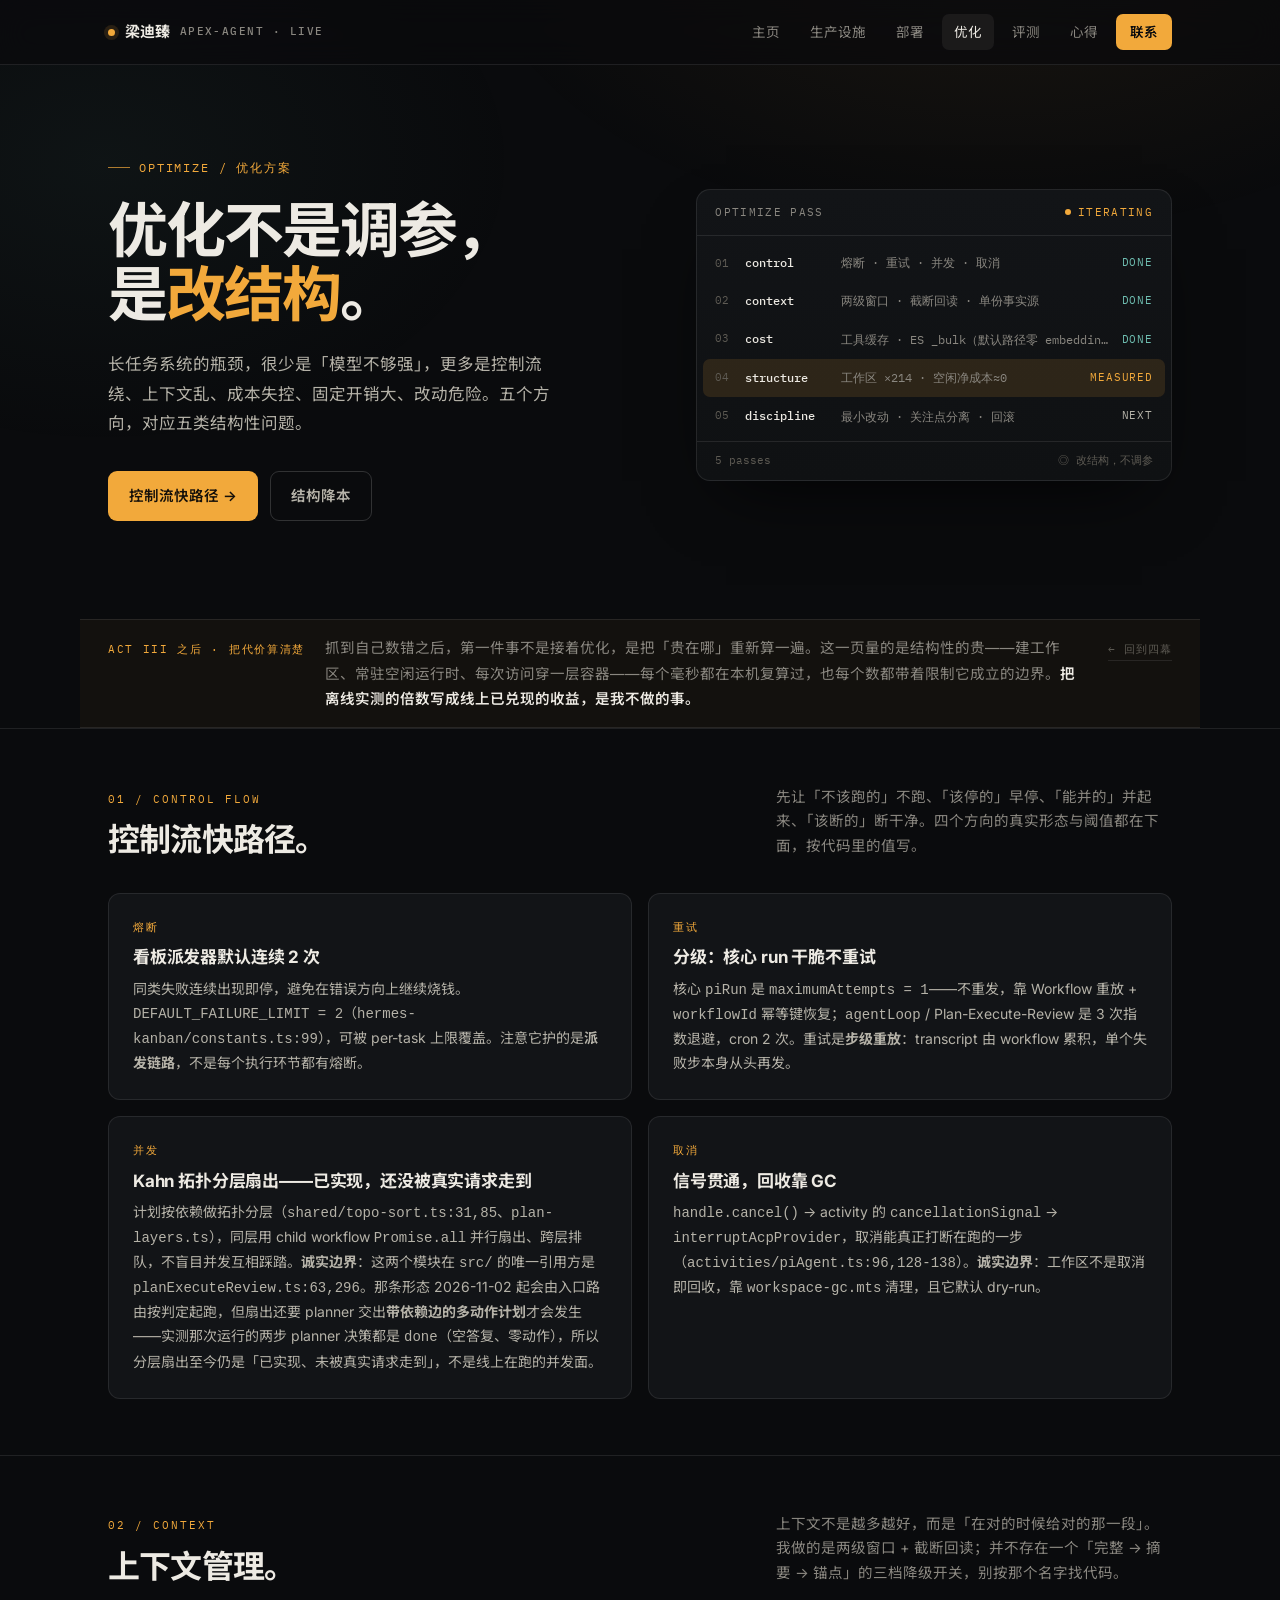
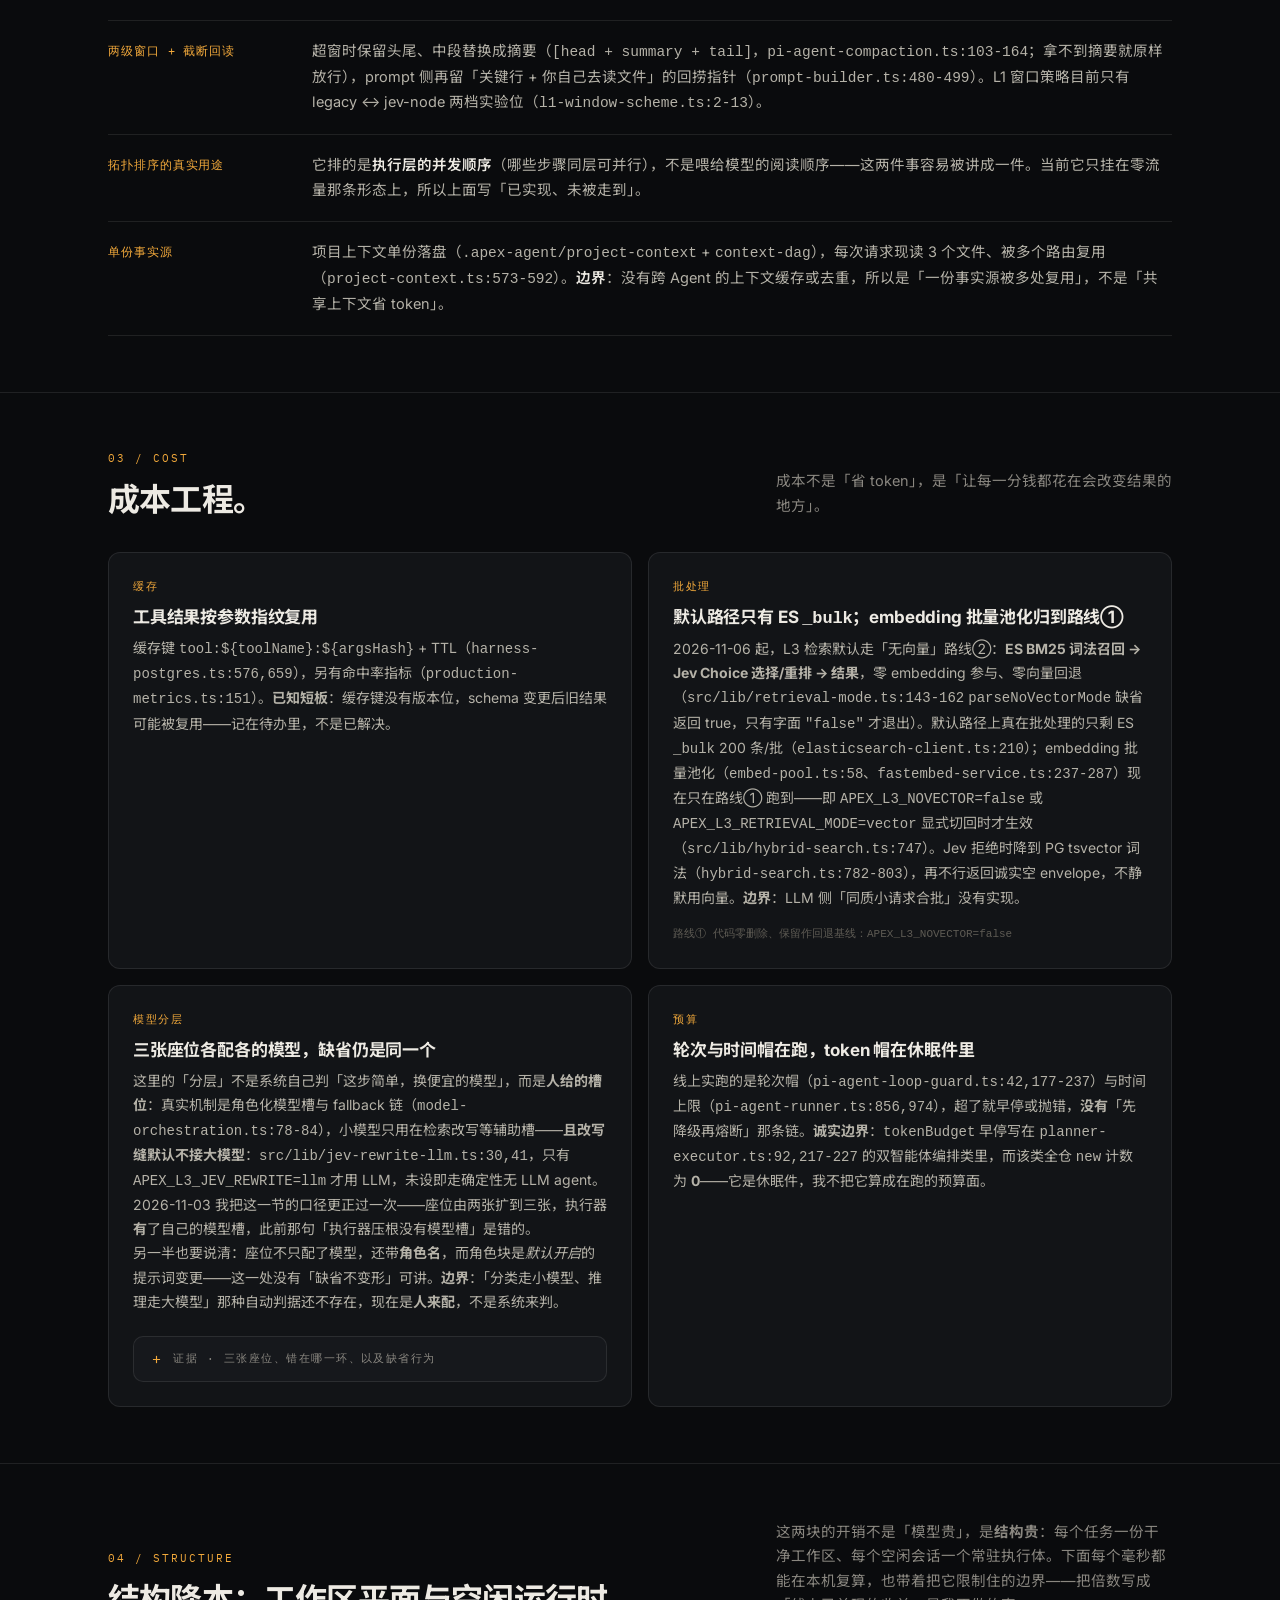
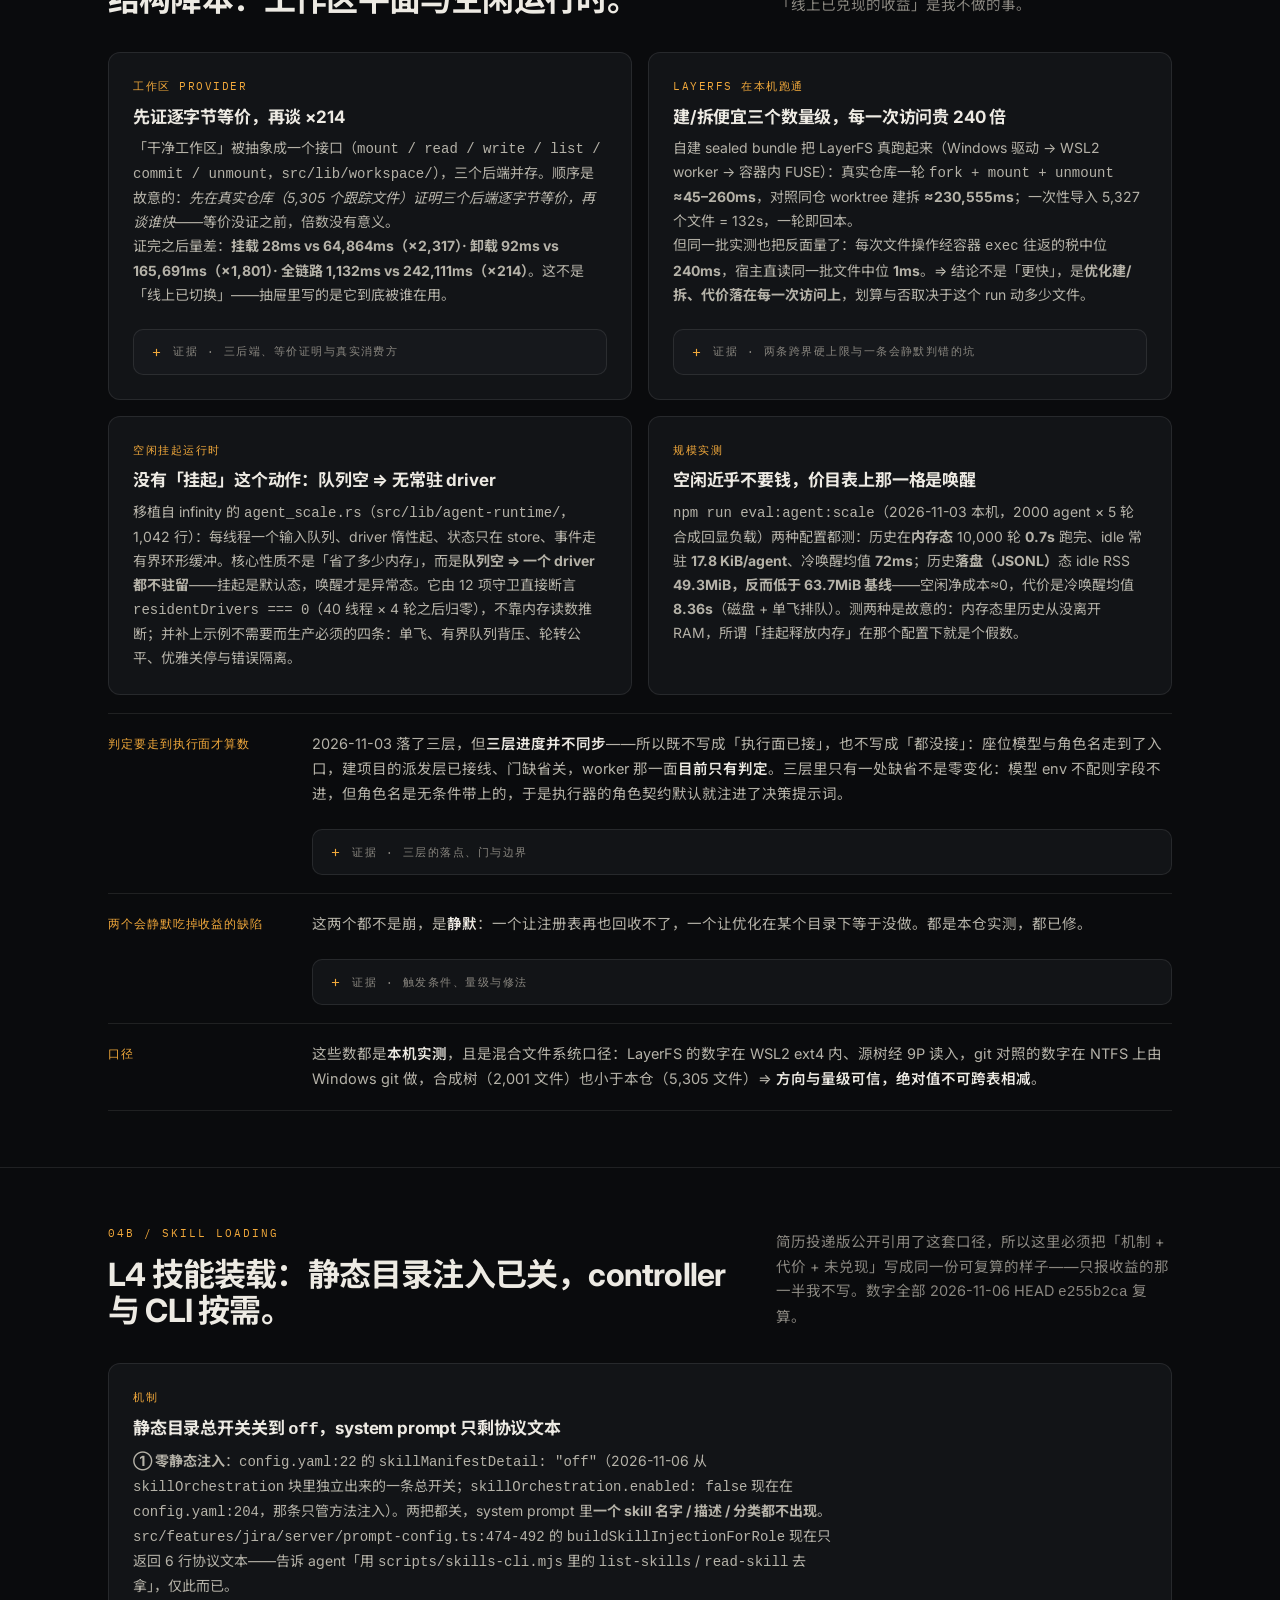
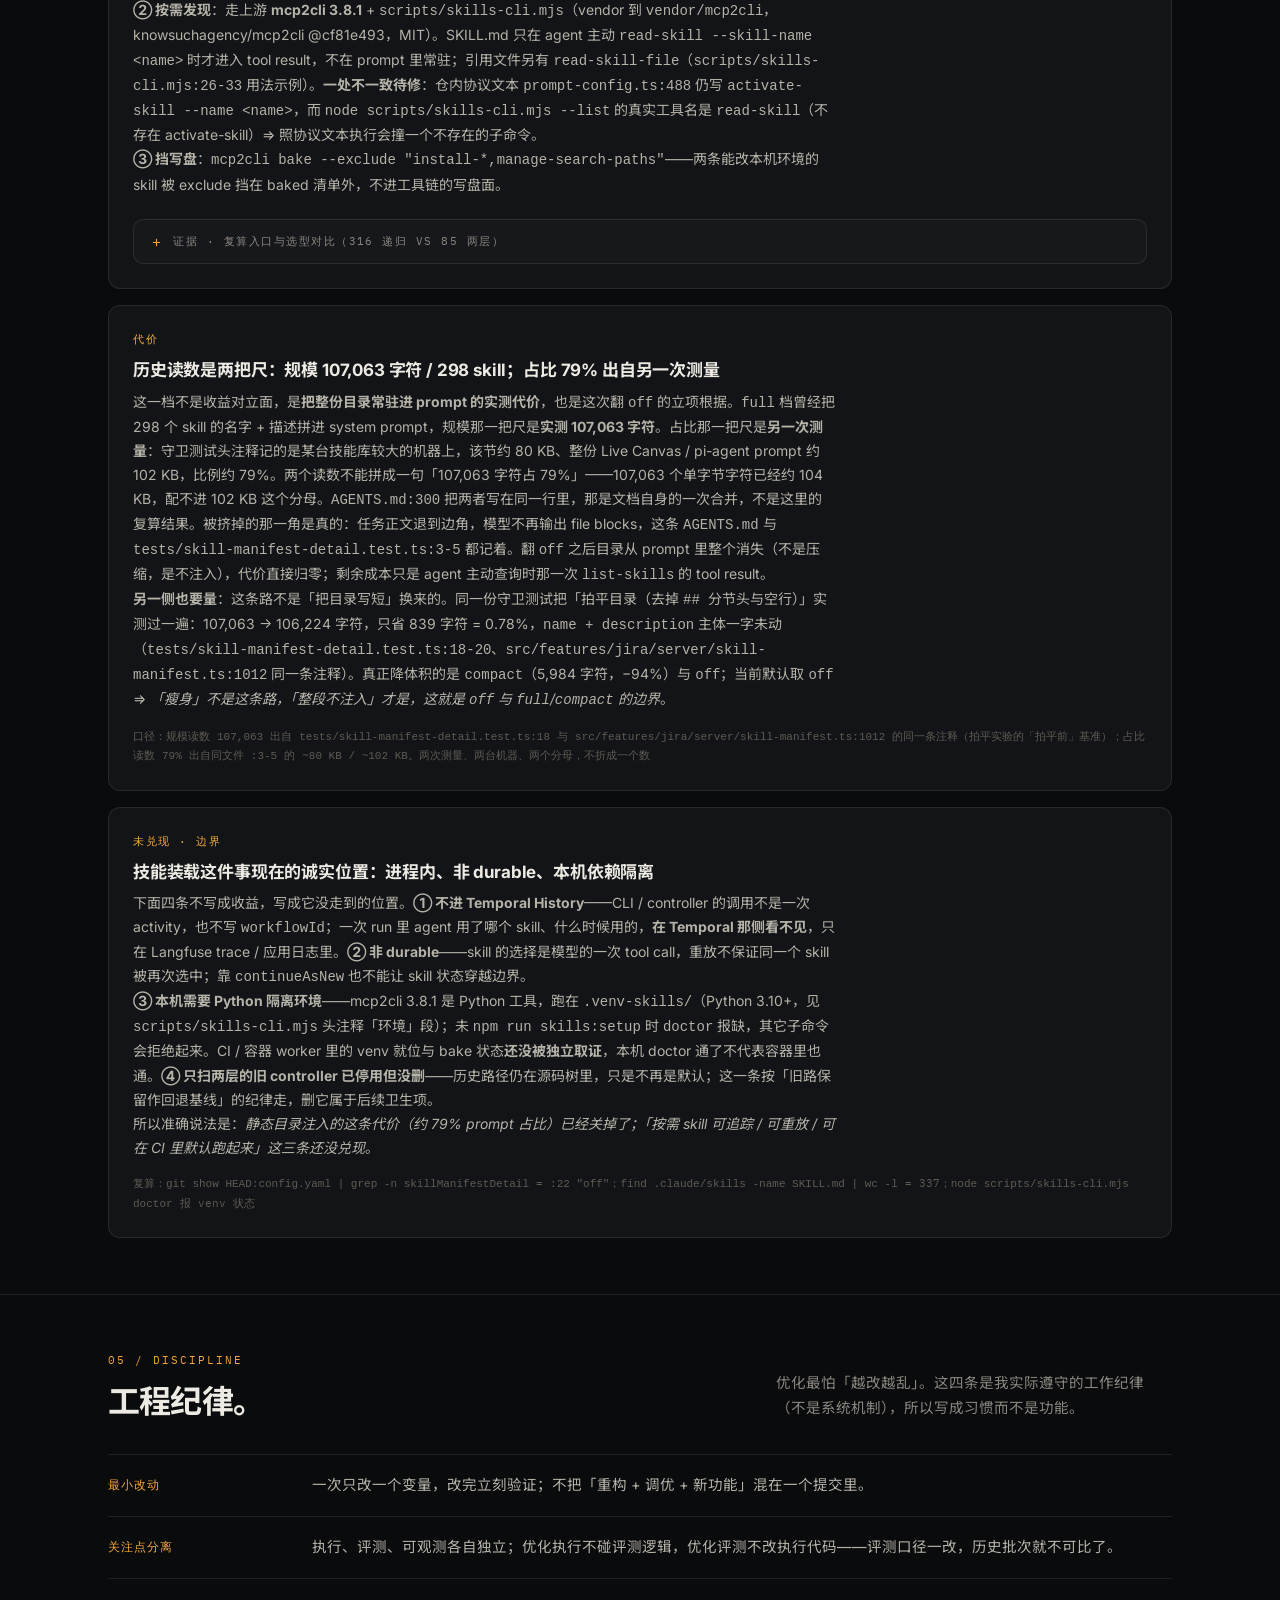
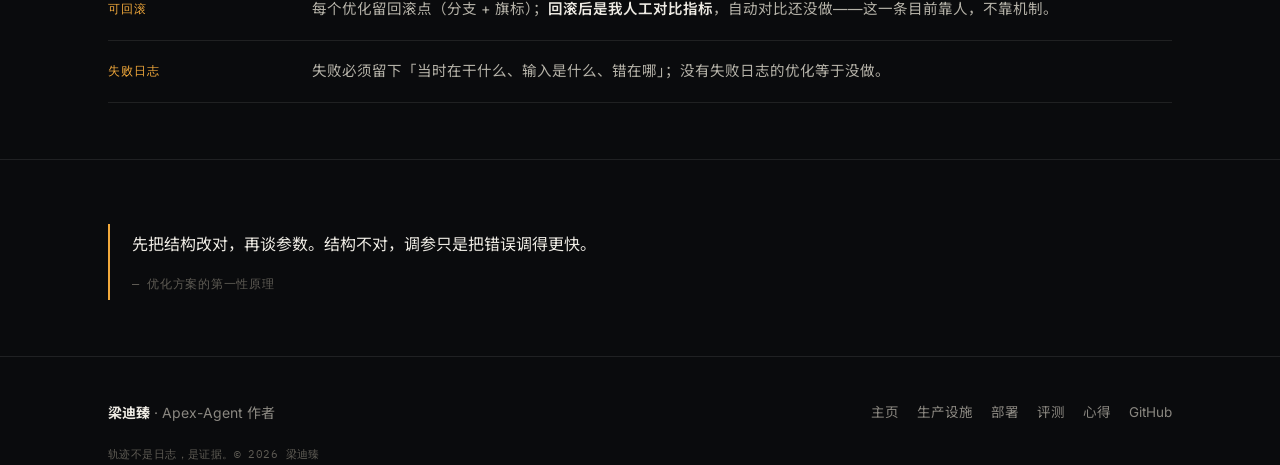
<file: optimize.html>
<!DOCTYPE html>
<html lang="zh-CN">
<head>
<meta charset="UTF-8">
<meta name="viewport" content="width=device-width, initial-scale=1.0">
<title>优化方案 · 梁迪臻</title>
<meta name="description" content="Apex-Agent 优化方案：控制流快路径、上下文管理、成本工程、工程纪律——优化不是调参，是改结构。">
<link rel="preconnect" href="https://fonts.googleapis.com">
<link rel="preconnect" href="https://fonts.gstatic.com" crossorigin>
<link href="https://fonts.googleapis.com/css2?family=Inter:wght@400;500;600;700;800&family=IBM+Plex+Mono:wght@400;500;600&family=Noto+Sans+SC:wght@400;500;700&display=swap" rel="stylesheet">
<link rel="stylesheet" href="style.css">
</head>
<body>

<header class="site-header">
  <div class="wrap">
    <a class="brand" href="index.html"><span class="dot"></span> 梁迪臻 <span class="sub">APEX-AGENT · LIVE</span></a>
    <nav class="nav">
      <a href="index.html">主页</a>
      <a href="production.html">生产设施</a>
      <a href="deploy.html">部署</a>
      <a href="optimize.html" class="active">优化</a>
      <a href="eval.html">评测</a>
      <a href="lessons.html">心得</a>
      <a href="index.html#contact" class="cta">联系</a>
    </nav>
  </div>
</header>

<main>
  <section class="hero">
    <div class="wrap grid">
      <div>
        <div class="eyebrow">Optimize / 优化方案</div>
        <h1>优化不是调参，<br>是<span class="em">改结构</span>。</h1>
        <p class="lede">长任务系统的瓶颈，很少是「模型不够强」，更多是控制流绕、上下文乱、成本失控、固定开销大、改动危险。五个方向，对应五类结构性问题。</p>
        <div class="actions">
          <a class="btn btn-primary" href="#control">控制流快路径 →</a>
          <a class="btn btn-ghost" href="#structure">结构降本</a>
        </div>
      </div>
      <div class="trace" aria-hidden="true">
        <div class="trace-head"><span>OPTIMIZE PASS</span><span class="live"><i></i>ITERATING</span></div>
        <div class="trace-body">
          <div class="trow"><span class="idx">01</span><span class="act">control</span><span class="detail">熔断 · 重试 · 并发 · 取消</span><span class="st ok">done</span></div>
          <div class="trow"><span class="idx">02</span><span class="act">context</span><span class="detail">两级窗口 · 截断回读 · 单份事实源</span><span class="st ok">done</span></div>
          <div class="trow"><span class="idx">03</span><span class="act">cost</span><span class="detail">工具缓存 · ES _bulk（默认路径零 embedding）· 预算早停</span><span class="st ok">done</span></div>
          <div class="trow now"><span class="idx">04</span><span class="act">structure</span><span class="detail">工作区 ×214 · 空闲净成本≈0</span><span class="st run">measured</span></div>
          <div class="trow"><span class="idx">05</span><span class="act">discipline</span><span class="detail">最小改动 · 关注点分离 · 回滚</span><span class="st">next</span></div>
        </div>
        <div class="trace-foot"><span>5 passes</span><span>◎ 改结构，不调参</span></div>
      </div>
    </div>
  </section>

  <div class="wrap">
    <aside class="thread">
      <span class="tk">Act III 之后 · 把代价算清楚</span>
      <p class="tp">抓到自己数错之后，第一件事不是接着优化，是把「贵在哪」重新算一遍。这一页量的是结构性的贵——建工作区、常驻空闲运行时、每次访问穿一层容器——每个毫秒都在本机复算过，也每个数都带着限制它成立的边界。<strong>把离线实测的倍数写成线上已兑现的收益，是我不做的事。</strong></p>
      <a class="tback" href="index.html#story">← 回到四幕</a>
    </aside>
  </div>

  <section class="section" id="control">
    <div class="wrap">
      <div class="section-head reveal">
        <div><div class="overline">01 / Control Flow</div><h2>控制流快路径。</h2></div>
        <p class="note">先让「不该跑的」不跑、「该停的」早停、「能并的」并起来、「该断的」断干净。四个方向的真实形态与阈值都在下面，按代码里的值写。</p>
      </div>
      <div class="cards reveal">
        <div class="card"><div class="k">熔断</div><h3>看板派发器默认连续 2 次</h3><p>同类失败连续出现即停，避免在错误方向上继续烧钱。<code>DEFAULT_FAILURE_LIMIT = 2</code>（<code>hermes-kanban/constants.ts:99</code>），可被 per-task 上限覆盖。注意它护的是<strong>派发链路</strong>，不是每个执行环节都有熔断。</p></div>
        <div class="card"><div class="k">重试</div><h3>分级：核心 run 干脆不重试</h3><p>核心 <code>piRun</code> 是 <code>maximumAttempts = 1</code>——不重发，靠 Workflow 重放 + <code>workflowId</code> 幂等键恢复；<code>agentLoop</code> / Plan-Execute-Review 是 3 次指数退避，cron 2 次。重试是<strong>步级重放</strong>：transcript 由 workflow 累积，单个失败步本身从头再发。</p></div>
        <div class="card"><div class="k">并发</div><h3>Kahn 拓扑分层扇出——已实现，还没被真实请求走到</h3><p>计划按依赖做拓扑分层（<code>shared/topo-sort.ts:31,85</code>、<code>plan-layers.ts</code>），同层用 child workflow <code>Promise.all</code> 并行扇出、跨层排队，不盲目并发互相踩踏。<strong>诚实边界</strong>：这两个模块在 <code>src/</code> 的唯一引用方是 <code>planExecuteReview.ts:63,296</code>。那条形态 2026-11-02 起会由入口路由按判定起跑，但扇出还要 planner 交出<strong>带依赖边的多动作计划</strong>才会发生——实测那次运行的两步 planner 决策都是 <code>done</code>（空答复、零动作），所以分层扇出至今仍是「已实现、未被真实请求走到」，不是线上在跑的并发面。</p></div>
        <div class="card"><div class="k">取消</div><h3>信号贯通，回收靠 GC</h3><p><code>handle.cancel()</code> → activity 的 <code>cancellationSignal</code> → <code>interruptAcpProvider</code>，取消能真正打断在跑的一步（<code>activities/piAgent.ts:96,128-138</code>）。<strong>诚实边界</strong>：工作区不是取消即回收，靠 <code>workspace-gc.mts</code> 清理，且它默认 dry-run。</p></div>
      </div>
    </div>
  </section>

  <section class="section" id="context">
    <div class="wrap">
      <div class="section-head reveal">
        <div><div class="overline">02 / Context</div><h2>上下文管理。</h2></div>
        <p class="note">上下文不是越多越好，而是「在对的时候给对的那一段」。我做的是两级窗口 + 截断回读；并不存在一个「完整 → 摘要 → 锚点」的三档降级开关，别按那个名字找代码。</p>
      </div>
      <div class="rows reveal">
        <div class="row"><div class="rk">两级窗口 + 截断回读</div><div class="rv">超窗时保留头尾、中段替换成摘要（<code>[head + summary + tail]</code>，<code>pi-agent-compaction.ts:103-164</code>；拿不到摘要就原样放行），prompt 侧再留「关键行 + 你自己去读文件」的回捞指针（<code>prompt-builder.ts:480-499</code>）。L1 窗口策略目前只有 legacy ↔ jev-node 两档实验位（<code>l1-window-scheme.ts:2-13</code>）。</div></div>
        <div class="row"><div class="rk">拓扑排序的真实用途</div><div class="rv">它排的是<strong>执行层的并发顺序</strong>（哪些步骤同层可并行），不是喂给模型的阅读顺序——这两件事容易被讲成一件。当前它只挂在零流量那条形态上，所以上面写「已实现、未被走到」。</div></div>
        <div class="row"><div class="rk">单份事实源</div><div class="rv">项目上下文单份落盘（<code>.apex-agent/project-context</code> + <code>context-dag</code>），每次请求现读 3 个文件、被多个路由复用（<code>project-context.ts:573-592</code>）。<strong>边界</strong>：没有跨 Agent 的上下文缓存或去重，所以是「一份事实源被多处复用」，不是「共享上下文省 token」。</div></div>
      </div>
    </div>
  </section>

  <section class="section" id="cost">
    <div class="wrap">
      <div class="section-head reveal">
        <div><div class="overline">03 / Cost</div><h2>成本工程。</h2></div>
        <p class="note">成本不是「省 token」，是「让每一分钱都花在会改变结果的地方」。</p>
      </div>
      <div class="cards reveal">
        <div class="card"><div class="k">缓存</div><h3>工具结果按参数指纹复用</h3><p>缓存键 <code>tool:${toolName}:${argsHash}</code> + TTL（<code>harness-postgres.ts:576,659</code>），另有命中率指标（<code>production-metrics.ts:151</code>）。<strong>已知短板</strong>：缓存键没有版本位，schema 变更后旧结果可能被复用——记在待办里，不是已解决。</p></div>
        <div class="card"><div class="k">批处理</div><h3>默认路径只有 ES <code>_bulk</code>；embedding 批量池化归到路线①</h3><p>2026-11-06 起，L3 检索默认走「无向量」路线②：<strong>ES BM25 词法召回 → Jev Choice 选择/重排 → 结果</strong>，零 embedding 参与、零向量回退（<code>src/lib/retrieval-mode.ts:143-162</code> <code>parseNoVectorMode</code> 缺省返回 true，只有字面 <code>"false"</code> 才退出）。默认路径上真在批处理的只剩 ES <code>_bulk</code> 200 条/批（<code>elasticsearch-client.ts:210</code>）；embedding 批量池化（<code>embed-pool.ts:58</code>、<code>fastembed-service.ts:237-287</code>）现在只在路线① 跑到——即 <code>APEX_L3_NOVECTOR=false</code> 或 <code>APEX_L3_RETRIEVAL_MODE=vector</code> 显式切回时才生效（<code>src/lib/hybrid-search.ts:747</code>）。Jev 拒绝时降到 PG tsvector 词法（<code>hybrid-search.ts:782-803</code>），再不行返回诚实空 envelope，不静默用向量。<strong>边界</strong>：LLM 侧「同质小请求合批」没有实现。</p><div class="meta">路线① 代码零删除、保留作回退基线：<code>APEX_L3_NOVECTOR=false</code></div></div>
        <div class="card"><div class="k">模型分层</div><h3>三张座位各配各的模型，缺省仍是同一个</h3><p>这里的「分层」不是系统自己判「这步简单，换便宜的模型」，而是<strong>人给的槽位</strong>：真实机制是角色化模型槽与 fallback 链（<code>model-orchestration.ts:78-84</code>），小模型只用在检索改写等辅助槽——<strong>且改写缝默认不接大模型</strong>：<code>src/lib/jev-rewrite-llm.ts:30,41</code>，只有 <code>APEX_L3_JEV_REWRITE=llm</code> 才用 LLM，未设即走确定性无 LLM agent。2026-11-03 我把这一节的口径更正过一次——座位由两张扩到三张，执行器<strong>有</strong>了自己的模型槽，此前那句「执行器压根没有模型槽」是错的。</p><p>另一半也要说清：座位不只配了模型，还带<strong>角色名</strong>，而角色块是<em>默认开启</em>的提示词变更——这一处没有「缺省不变形」可讲。<strong>边界</strong>：「分类走小模型、推理走大模型」那种自动判据还不存在，现在是<strong>人来配</strong>，不是系统来判。</p>
          <details class="evi">
            <summary>证据 · 三张座位、错在哪一环、以及缺省行为</summary>
            <div class="evi-body">
              <p><strong>三张座位</strong>：<code>APEX_SEAT_MODEL_PLANNER</code>（规划器）/ <code>APEX_SEAT_MODEL_EXECUTER</code>（执行器）/ <code>APEX_SEAT_MODEL_REVIEWER</code>（评审器），见 <code>src/lib/router/seat-models.ts</code>。</p>
              <p><strong>旧口径错在哪</strong>：那句「执行器没有模型槽」只对 <strong>plan 臂</strong>成立——那里的执行步（<code>planExecuteReview.ts:202-246</code> 的 <code>runOneAction</code>）是确定性副作用派发、本来就不发模型请求；模型驱动的执行只在 agent 臂那条循环里。</p>
              <p><strong>缺省行为</strong>：三个 env 都不配 ⇒ 座位字段一个都不进 INPUT、模型逐字沿用本次 run 的。角色名（<code>SEAT_WORKER_ROLE</code> → <code>Manager / Executor / Critique</code>）不随之关闭，agent 臂默认把执行器的 RoleSpec 注进决策提示词。</p>
            </div>
          </details>
        </div>
        <div class="card"><div class="k">预算</div><h3>轮次与时间帽在跑，token 帽在休眠件里</h3><p>线上实跑的是轮次帽（<code>pi-agent-loop-guard.ts:42,177-237</code>）与时间上限（<code>pi-agent-runner.ts:856,974</code>），超了就早停或抛错，<strong>没有</strong>「先降级再熔断」那条链。<strong>诚实边界</strong>：<code>tokenBudget</code> 早停写在 <code>planner-executor.ts:92,217-227</code> 的双智能体编排类里，而该类全仓 <code>new</code> 计数为 <strong>0</strong>——它是休眠件，我不把它算成在跑的预算面。</p></div>
      </div>
    </div>
  </section>

  <section class="section" id="structure">
    <div class="wrap">
      <div class="section-head reveal">
        <div><div class="overline">04 / Structure</div><h2>结构降本：工作区平面与空闲运行时。</h2></div>
        <p class="note">这两块的开销不是「模型贵」，是<strong>结构贵</strong>：每个任务一份干净工作区、每个空闲会话一个常驻执行体。下面每个毫秒都能在本机复算，也带着把它限制住的边界——把倍数写成「线上已兑现的收益」是我不做的事。</p>
      </div>
      <div class="cards reveal">
        <div class="card"><div class="k">工作区 provider</div><h3>先证逐字节等价，再谈 ×214</h3><p>「干净工作区」被抽象成一个接口（<code>mount / read / write / list / commit / unmount</code>，<code>src/lib/workspace/</code>），三个后端并存。顺序是故意的：<em>先在真实仓库（5,305 个跟踪文件）证明三个后端逐字节等价，再谈谁快</em>——等价没证之前，倍数没有意义。</p><p>证完之后量差：<strong>挂载 28ms vs 64,864ms（×2,317）· 卸载 92ms vs 165,691ms（×1,801）· 全链路 1,132ms vs 242,111ms（×214）</strong>。这不是「线上已切换」——抽屉里写的是它到底被谁在用。</p>
          <details class="evi">
            <summary>证据 · 三后端、等价证明与真实消费方</summary>
            <div class="evi-body">
              <p><strong>三后端</strong>：<code>git-worktree</code>（保留作回退基线）、<code>overlay</code>（LayerFS 语义、无 FUSE）、<code>layerfs</code>（真实适配器，缺依赖就<strong>类型化报错、不静默降级</strong>）。</p>
              <p><strong>等价</strong>：真实仓库 5,305 个跟踪文件，逐字节比对 <code>PARITY_OK</code>、<code>diffs = []</code>。</p>
              <p><strong>边界</strong>：默认执行路径仍是 <code>git-worktree</code>；overlay 目前只被评测 harness 直接消费（<code>PARADIGM_AB_WORKSPACE=overlay</code>），而 <code>resolveProvider</code> 在 <code>src/</code> 与 <code>scripts/</code> <strong>零调用方</strong> ⇒ 这是「选项已备好」，不是「线上已切换」。</p>
            </div>
          </details>
        </div>
        <div class="card"><div class="k">LayerFS 在本机跑通</div><h3>建/拆便宜三个数量级，每一次访问贵 240 倍</h3><p>自建 sealed bundle 把 LayerFS 真跑起来（Windows 驱动 → WSL2 worker → 容器内 FUSE）：真实仓库一轮 <code>fork + mount + unmount</code> <strong>≈45–260ms</strong>，对照同仓 worktree 建拆 <strong>≈230,555ms</strong>；一次性导入 5,327 个文件 = 132s，一轮即回本。</p><p>但同一批实测也把反面量了：每次文件操作经容器 <code>exec</code> 往返的税中位 <strong>240ms</strong>，宿主直读同一批文件中位 <strong>1ms</strong>。⇒ 结论不是「更快」，是<strong>优化建/拆、代价落在每一次访问上</strong>，划算与否取决于这个 run 动多少文件。</p>
          <details class="evi">
            <summary>证据 · 两条跨界硬上限与一条会静默判错的坑</summary>
            <div class="evi-body">
              <p><strong>上限</strong>：<code>exec</code> stdout 按 <span class="n">1MiB</span> 分页、Linux 单参数 <span class="n">128KiB</span> ⇒ 读要窗口循环、写要分块并对账落盘尺寸。</p>
              <p><strong>会静默判错的坑</strong>：<code>capabilities.hostPath === false</code>——返回的根路径是容器内路径。评测 harness 因此显式拒绝 <code>=layerfs</code>：把它当宿主 <code>cwd</code> 去 grading 会读错整棵树，而且不会报错。</p>
            </div>
          </details>
        </div>
        <div class="card"><div class="k">空闲挂起运行时</div><h3>没有「挂起」这个动作：队列空 ⇒ 无常驻 driver</h3><p>移植自 infinity 的 <code>agent_scale.rs</code>（<code>src/lib/agent-runtime/</code>，1,042 行）：每线程一个输入队列、driver 惰性起、状态只在 store、事件走有界环形缓冲。核心性质不是「省了多少内存」，而是<strong>队列空 ⇒ 一个 driver 都不驻留</strong>——挂起是默认态，唤醒才是异常态。它由 12 项守卫直接断言 <code>residentDrivers === 0</code>（40 线程 × 4 轮之后归零），不靠内存读数推断；并补上示例不需要而生产必须的四条：单飞、有界队列背压、轮转公平、优雅关停与错误隔离。</p></div>
        <div class="card"><div class="k">规模实测</div><h3>空闲近乎不要钱，价目表上那一格是唤醒</h3><p><code>npm run eval:agent:scale</code>（2026-11-03 本机，2000 agent × 5 轮合成回显负载）两种配置都测：历史在<strong>内存态</strong> 10,000 轮 <strong>0.7s</strong> 跑完、idle 常驻 <strong>17.8 KiB/agent</strong>、冷唤醒均值 <strong>72ms</strong>；历史<strong>落盘（JSONL）</strong>态 idle RSS <strong>49.3MiB，反而低于 63.7MiB 基线</strong>——空闲净成本≈0，代价是冷唤醒均值 <strong>8.36s</strong>（磁盘 + 单飞排队）。测两种是故意的：内存态里历史从没离开 RAM，所谓「挂起释放内存」在那个配置下就是个假数。</p></div>
      </div>
      <div class="rows reveal" style="margin-top:18px">
        <div class="row"><div class="rk">判定要走到执行面才算数</div><div class="rv"><p>2026-11-03 落了三层，但<strong>三层进度并不同步</strong>——所以既不写成「执行面已接」，也不写成「都没接」：座位模型与角色名走到了入口，建项目的派发层已接线、门缺省关，worker 那一面<strong>目前只有判定</strong>。三层里只有一处缺省不是零变化：模型 env 不配则字段不进，但角色名是无条件带上的，于是执行器的角色契约默认就注进了决策提示词。</p>
            <details class="evi">
              <summary>证据 · 三层的落点、门与边界</summary>
              <div class="evi-body">
                <p><strong>① 座位模型 + 角色名已进入口</strong>（<code>src/lib/router/seat-models.ts</code>）：<code>APEX_SEAT_MODEL_PLANNER / _EXECUTER / _REVIEWER</code> 在入口读 env，以 <code>planModel</code> / <code>reviewModel</code>（plan 臂）与 <code>model</code>（agent 臂）进 workflow INPUT——<strong>不在工作流里读 env</strong>（沙箱违例，且宿主与 worker 容器档位不同 ⇒ 重放可能翻成另一个模型），<code>continueAsNew</code> 用 <code>...input</code> 展开自动携带；env 不配 ⇒ 字段不进 INPUT、模型沿用本次 run 的。<strong>但角色名 <code>role:"Executor"</code> 无条件携带</strong>，<code>agentStep.ts:385</code> 据此把执行器 RoleSpec 注进决策提示词——这一处缺省<strong>不是</strong>零变化。</p>
                <p><strong>② 建项目派发层已接线、门缺省关</strong>：<code>src/lib/router/provision.ts</code> 用既有六步 helper 建项目并把本轮会话绑上（项目键取自消息的幂等种子 sha256 ⇒ 同一句话重跑派同一个键；失败以 <code>{ ok: false }</code> 返回、绝不抛出），由分诊管线 <code>src/lib/feeds/task-pipeline.ts:217</code> 在 <code>new_project</code> 判定上调用，门 <code>APEX_ROUTER_AUTO_CREATE_PROJECT</code> 缺省关 ⇒ 关时判定只写进任务体、活仍留在给定项目里。</p>
                <p><strong>③ worker 生命周期目前只有判定</strong>：纯函数三选一 <code>answer_only | maintain | spawn</code>（<code>src/lib/router/worker-lifecycle.ts:72</code>，8 项测试）——内容没变 = 不起 worker，同一张座位已挂着就维持（重复起跑 = 重复付费 + 重复写）；模型只参与「要几张座位」，不参与「要不要起」。边界：<code>decideWorkerLifecycle</code> 除自身测试外零生产消费方，起跑派发函数 <code>dispatchProjectWorkers</code> 全仓零定义 ⇒ 还没接到执行；真工作流证据 <code>tests/temporal-seat-dispatch.integration.ts</code>（createLocal 起临时 dev server、活动全 mock、不需要 Docker）<strong>不在 GUARDS 的 <span class="n">85</span> 条里</strong>（HEAD 读数，2026-11-06 复算），不进 <code>npm run verify</code>，要手动 <code>npx tsx</code> 跑；改动要吃进容器化 worker 仍需 bundle 重建 + 进程重启，而本机 Docker 引擎 2026-11-03 早间无响应、午后 15:0x 复测已响应（Server 26.1.1，<code>apex-worker</code> 日志报 bundle 重建完成、<code>Worker state RUNNING</code>——那是容器自己的陈述；傍晚补上宿主侧独立取证：127.0.0.1 上的 Temporal 端口持有人是 <code>wslrelay.exe</code>（Docker 的 WSL 端口中继），同一时刻 <code>scripts/wait-worker-pollers.mjs</code> 读到 <code>apex-orchestrator</code> 上 <span class="n">2</span> 个活 poller。⚠️ 那个环回位会被上面提到的 <code>createLocal</code> 临时 dev server 抢走（环回优先），所以判活必须连持有人一起报）（dev 侧 <code>tsx</code> 直跑源码，重起即生效）。</p>
              </div>
            </details>
          </div>
        </div>
        <div class="row"><div class="rk">两个会静默吃掉收益的缺陷</div><div class="rv"><p>这两个都不是崩，是<strong>静默</strong>：一个让注册表再也回收不了，一个让优化在某个目录下等于没做。都是本仓实测，都已修。</p>
            <details class="evi">
              <summary>证据 · 触发条件、量级与修法</summary>
              <div class="evi-body">
                <p>① <code>git worktree add</code> 中途被杀留下 <code>locked initializing</code> 注册，此后 <code>git worktree prune</code> <strong>永远跳过它</strong>——目录早没了、注册不可回收，本仓曾累积 <span class="n">354 条注册 / 约 29 GiB</span>；已修：挂载前先 unlock + prune。</p>
                <p>② store 放进仓库内会抵消全部收益：同一个删除动作，仓库内 <span class="n">4,998ms</span>、系统临时目录 <span class="n">93ms</span>（仓库被索引器与杀软盯着）；已修：cell 的 store 默认落系统临时目录（<code>APEX_WORKSPACE_STORE</code> 可覆盖）。</p>
              </div>
            </details>
          </div>
        </div>
        <div class="row"><div class="rk">口径</div><div class="rv">这些数都是<strong>本机实测</strong>，且是混合文件系统口径：LayerFS 的数字在 WSL2 ext4 内、源树经 9P 读入，git 对照的数字在 NTFS 上由 Windows git 做，合成树（2,001 文件）也小于本仓（5,305 文件）⇒ <strong>方向与量级可信，绝对值不可跨表相减</strong>。</div></div>
      </div>
    </div>
  </section>

  <section class="section" id="skills">
    <div class="wrap">
      <div class="section-head reveal">
        <div><div class="overline">04b / Skill Loading</div><h2>L4 技能装载：静态目录注入已关，controller 与 CLI 按需。</h2></div>
        <p class="note">简历投递版公开引用了这套口径，所以这里必须把「机制 + 代价 + 未兑现」写成同一份可复算的样子——只报收益的那一半我不写。数字全部 2026-11-06 HEAD <code>e255b2ca</code> 复算。</p>
      </div>
      <div class="cards reveal">
        <div class="card wide"><div class="k">机制</div><h3>静态目录总开关关到 <code>off</code>，system prompt 只剩协议文本</h3>
          <p><strong>① 零静态注入</strong>：<code>config.yaml:22</code> 的 <code>skillManifestDetail: "off"</code>（2026-11-06 从 <code>skillOrchestration</code> 块里独立出来的一条总开关；<code>skillOrchestration.enabled: false</code> 现在在 <code>config.yaml:204</code>，那条只管方法注入）。两把都关，system prompt 里<strong>一个 skill 名字 / 描述 / 分类都不出现</strong>。<code>src/features/jira/server/prompt-config.ts:474-492</code> 的 <code>buildSkillInjectionForRole</code> 现在只返回 <span class="n">6</span> 行协议文本——告诉 agent「用 <code>scripts/skills-cli.mjs</code> 里的 <code>list-skills</code> / <code>read-skill</code> 去拿」，仅此而已。</p>
          <p><strong>② 按需发现</strong>：走上游 <strong>mcp2cli 3.8.1</strong> + <code>scripts/skills-cli.mjs</code>（vendor 到 <code>vendor/mcp2cli</code>，knowsuchagency/mcp2cli @cf81e493，MIT）。SKILL.md 只在 agent 主动 <code>read-skill --skill-name &lt;name&gt;</code> 时才进入 tool result，不在 prompt 里常驻；引用文件另有 <code>read-skill-file</code>（<code>scripts/skills-cli.mjs:26-33</code> 用法示例）。<strong>一处不一致待修</strong>：仓内协议文本 <code>prompt-config.ts:488</code> 仍写 <code>activate-skill --name &lt;name&gt;</code>，而 <code>node scripts/skills-cli.mjs --list</code> 的真实工具名是 <code>read-skill</code>（不存在 activate-skill）⇒ 照协议文本执行会撞一个不存在的子命令。</p>
          <p><strong>③ 挡写盘</strong>：<code>mcp2cli bake --exclude "install-*,manage-search-paths"</code>——两条能改本机环境的 skill 被 exclude 挡在 baked 清单外，不进工具链的写盘面。</p>
          <details class="evi">
            <summary>证据 · 复算入口与选型对比（316 递归 vs 85 两层）</summary>
            <div class="evi-body">
              <p><strong>发现数三档对比</strong>：<code>.claude/skills</code> 下实测 <span class="n">337</span> 个 <code>SKILL.md</code>（<code>find .claude/skills -name SKILL.md | wc -l</code>，2026-11-06）；<strong>递归扫描发现 <span class="n">316</span> 个</strong>（现在的 CLI 走这条）；<strong>只扫两层的旧 controller 只能发现 <span class="n">85</span> 个</strong>——差集即被旧 controller 静默漏掉的深目录 skill，不是报错。递归 vs 两层是选型的关键差异，不是收益倍数。</p>
              <p><strong>总开关位置</strong>：<code>grep -n skillManifestDetail config.yaml</code> 唯一命中 <code>:22</code>；<code>grep -n enabled: config.yaml</code> 的 <code>skillOrchestration</code> 块内命中 <code>:204</code>（<code>:200</code> 是块名）。</p>
              <p><strong>协议文本</strong>：<code>sed -n '474,492p' src/features/jira/server/prompt-config.ts</code> 输出即上面那 <span class="n">6</span> 行，函数注释自陈「no catalog is in this prompt」。</p>
            </div>
          </details>
        </div>
        <div class="card wide"><div class="k">代价</div><h3>历史读数是两把尺：规模 <span class="n">107,063</span> 字符 / <span class="n">298</span> skill；占比 <span class="n">79%</span> 出自另一次测量</h3>
          <p>这一档不是收益对立面，是<strong>把整份目录常驻进 prompt 的实测代价</strong>，也是这次翻 <code>off</code> 的立项根据。<code>full</code> 档曾经把 <span class="n">298</span> 个 skill 的名字 + 描述拼进 system prompt，规模那一把尺是<strong>实测 <span class="n">107,063</span> 字符</strong>。占比那一把尺是<strong>另一次测量</strong>：守卫测试头注释记的是某台技能库较大的机器上，该节约 <span class="n">80</span> KB、整份 Live Canvas / pi-agent prompt 约 <span class="n">102</span> KB，比例约 <span class="n">79%</span>。两个读数不能拼成一句「107,063 字符占 79%」——<span class="n">107,063</span> 个单字节字符已经约 <span class="n">104</span> KB，配不进 <span class="n">102</span> KB 这个分母。<code>AGENTS.md:300</code> 把两者写在同一行里，那是文档自身的一次合并，不是这里的复算结果。被挤掉的那一角是真的：任务正文退到边角，模型不再输出 file blocks，这条 <code>AGENTS.md</code> 与 <code>tests/skill-manifest-detail.test.ts:3-5</code> 都记着。翻 <code>off</code> 之后目录从 prompt 里整个消失（不是压缩，是不注入），代价直接归零；剩余成本只是 agent 主动查询时那一次 <code>list-skills</code> 的 tool result。</p>
          <p><strong>另一侧也要量</strong>：这条路不是「把目录写短」换来的。同一份守卫测试把「拍平目录（去掉 <code>## </code> 分节头与空行）」实测过一遍：107,063 → 106,224 字符，只省 839 字符 = <span class="n">0.78%</span>，<code>name + description</code> 主体一字未动（<code>tests/skill-manifest-detail.test.ts:18-20</code>、<code>src/features/jira/server/skill-manifest.ts:1012</code> 同一条注释）。真正降体积的是 <code>compact</code>（<span class="n">5,984</span> 字符，−94%）与 <code>off</code>；当前默认取 <code>off</code> ⇒ <em>「瘦身」不是这条路，「整段不注入」才是，这就是 <code>off</code> 与 <code>full</code>/<code>compact</code> 的边界</em>。</p>
          <div class="meta">口径：规模读数 <code>107,063</code> 出自 <code>tests/skill-manifest-detail.test.ts:18</code> 与 <code>src/features/jira/server/skill-manifest.ts:1012</code> 的同一条注释（拍平实验的「拍平前」基准）；占比读数 <code>79%</code> 出自同文件 <code>:3-5</code> 的 <code>~80 KB / ~102 KB</code>。两次测量、两台机器、两个分母，不折成一个数</div>
        </div>
        <div class="card wide"><div class="k">未兑现 · 边界</div><h3>技能装载这件事现在的诚实位置：进程内、非 durable、本机依赖隔离</h3>
          <p>下面四条不写成收益，写成它没走到的位置。<strong>① 不进 Temporal History</strong>——CLI / controller 的调用不是一次 activity，也不写 <code>workflowId</code>；一次 run 里 agent 用了哪个 skill、什么时候用的，<strong>在 Temporal 那侧看不见</strong>，只在 Langfuse trace / 应用日志里。<strong>② 非 durable</strong>——skill 的选择是模型的一次 tool call，重放不保证同一个 skill 被再次选中；靠 <code>continueAsNew</code> 也不能让 skill 状态穿越边界。</p>
          <p><strong>③ 本机需要 Python 隔离环境</strong>——mcp2cli 3.8.1 是 Python 工具，跑在 <code>.venv-skills/</code>（Python 3.10+，见 <code>scripts/skills-cli.mjs</code> 头注释「环境」段）；未 <code>npm run skills:setup</code> 时 <code>doctor</code> 报缺，其它子命令会拒绝起来。CI / 容器 worker 里的 venv 就位与 bake 状态<strong>还没被独立取证</strong>，本机 doctor 通了不代表容器里也通。<strong>④ 只扫两层的旧 controller 已停用但没删</strong>——历史路径仍在源码树里，只是不再是默认；这一条按「旧路保留作回退基线」的纪律走，删它属于后续卫生项。</p>
          <p>所以准确说法是：<em>静态目录注入的这条代价（约 79% prompt 占比）已经关掉了；「按需 skill 可追踪 / 可重放 / 可在 CI 里默认跑起来」这三条还没兑现</em>。</p>
          <div class="meta">复算：<code>git show HEAD:config.yaml | grep -n skillManifestDetail</code> = <code>:22 "off"</code>；<code>find .claude/skills -name SKILL.md | wc -l</code> = 337；<code>node scripts/skills-cli.mjs doctor</code> 报 venv 状态</div>
        </div>
      </div>
    </div>
  </section>

  <section class="section" id="discipline">
    <div class="wrap">
      <div class="section-head reveal">
        <div><div class="overline">05 / Discipline</div><h2>工程纪律。</h2></div>
        <p class="note">优化最怕「越改越乱」。这四条是我实际遵守的工作纪律（不是系统机制），所以写成习惯而不是功能。</p>
      </div>
      <div class="rows reveal">
        <div class="row"><div class="rk">最小改动</div><div class="rv">一次只改一个变量，改完立刻验证；不把「重构 + 调优 + 新功能」混在一个提交里。</div></div>
        <div class="row"><div class="rk">关注点分离</div><div class="rv">执行、评测、可观测各自独立；优化执行不碰评测逻辑，优化评测不改执行代码——评测口径一改，历史批次就不可比了。</div></div>
        <div class="row"><div class="rk">可回滚</div><div class="rv">每个优化留回滚点（分支 + 旗标）；<strong>回滚后是我人工对比指标</strong>，自动对比还没做——这一条目前靠人，不靠机制。</div></div>
        <div class="row"><div class="rk">失败日志</div><div class="rv">失败必须留下「当时在干什么、输入是什么、错在哪」；没有失败日志的优化等于没做。</div></div>
      </div>
    </div>
  </section>

  <section class="section" id="principle">
    <div class="wrap">
      <div class="prose reveal">
        <div class="quote">
          <p>先把结构改对，再谈参数。结构不对，调参只是把错误调得更快。</p>
          <div class="who">— 优化方案的第一性原理</div>
        </div>
      </div>
    </div>
  </section>
</main>

<footer class="site-footer">
  <div class="wrap">
    <div class="grid">
      <div class="who"><strong>梁迪臻</strong> · Apex-Agent 作者</div>
      <div class="links"><a href="index.html">主页</a><a href="production.html">生产设施</a><a href="deploy.html">部署</a><a href="eval.html">评测</a><a href="lessons.html">心得</a><a href="https://github.com/DizhenLiang">GitHub</a></div>
    </div>
    <div class="fine">轨迹不是日志，是证据。© 2026 梁迪臻</div>
  </div>
</footer>

<script>
(function(){var els=document.querySelectorAll('.reveal');if(!('IntersectionObserver' in window)){els.forEach(function(e){e.classList.add('in')});return;}var io=new IntersectionObserver(function(es){es.forEach(function(en){if(en.isIntersecting){en.target.classList.add('in');io.unobserve(en.target);}});},{threshold:.12});els.forEach(function(e){io.observe(e)});})();
</script>
</body>
</html>
</file>
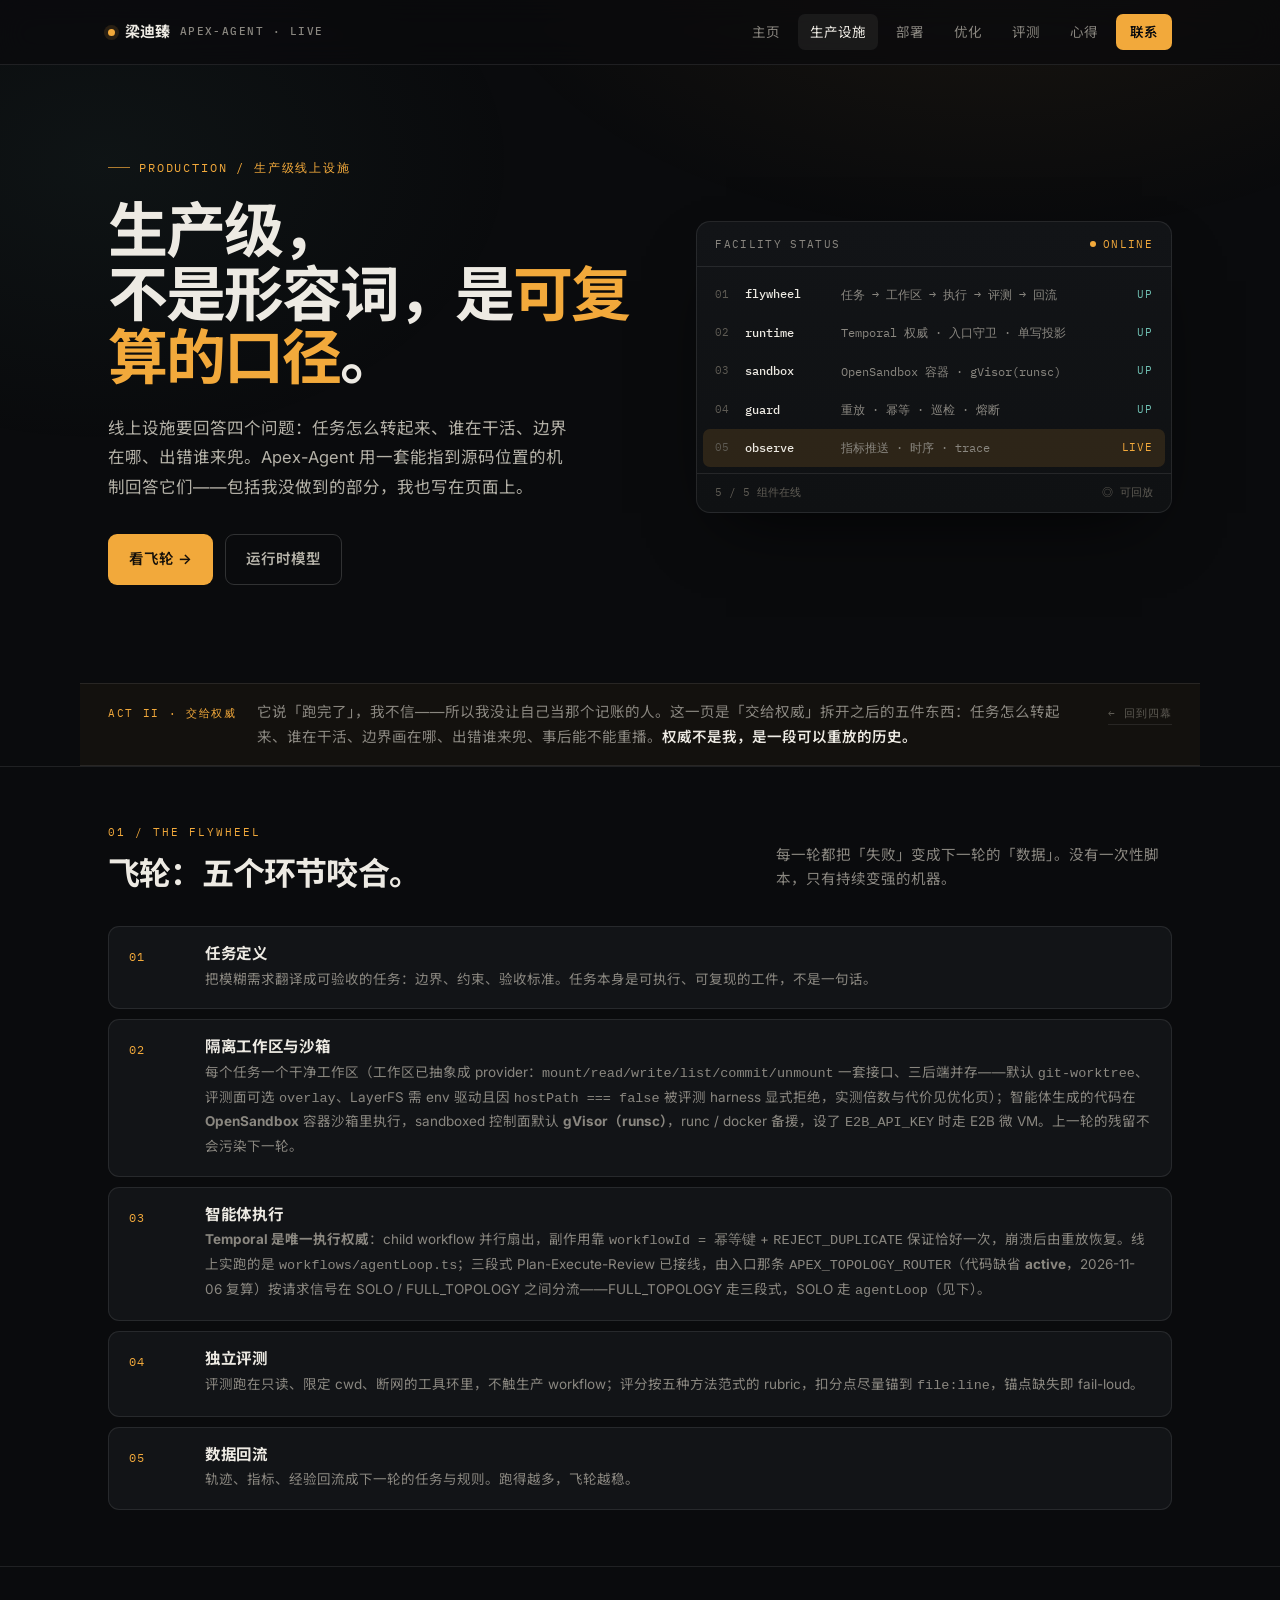
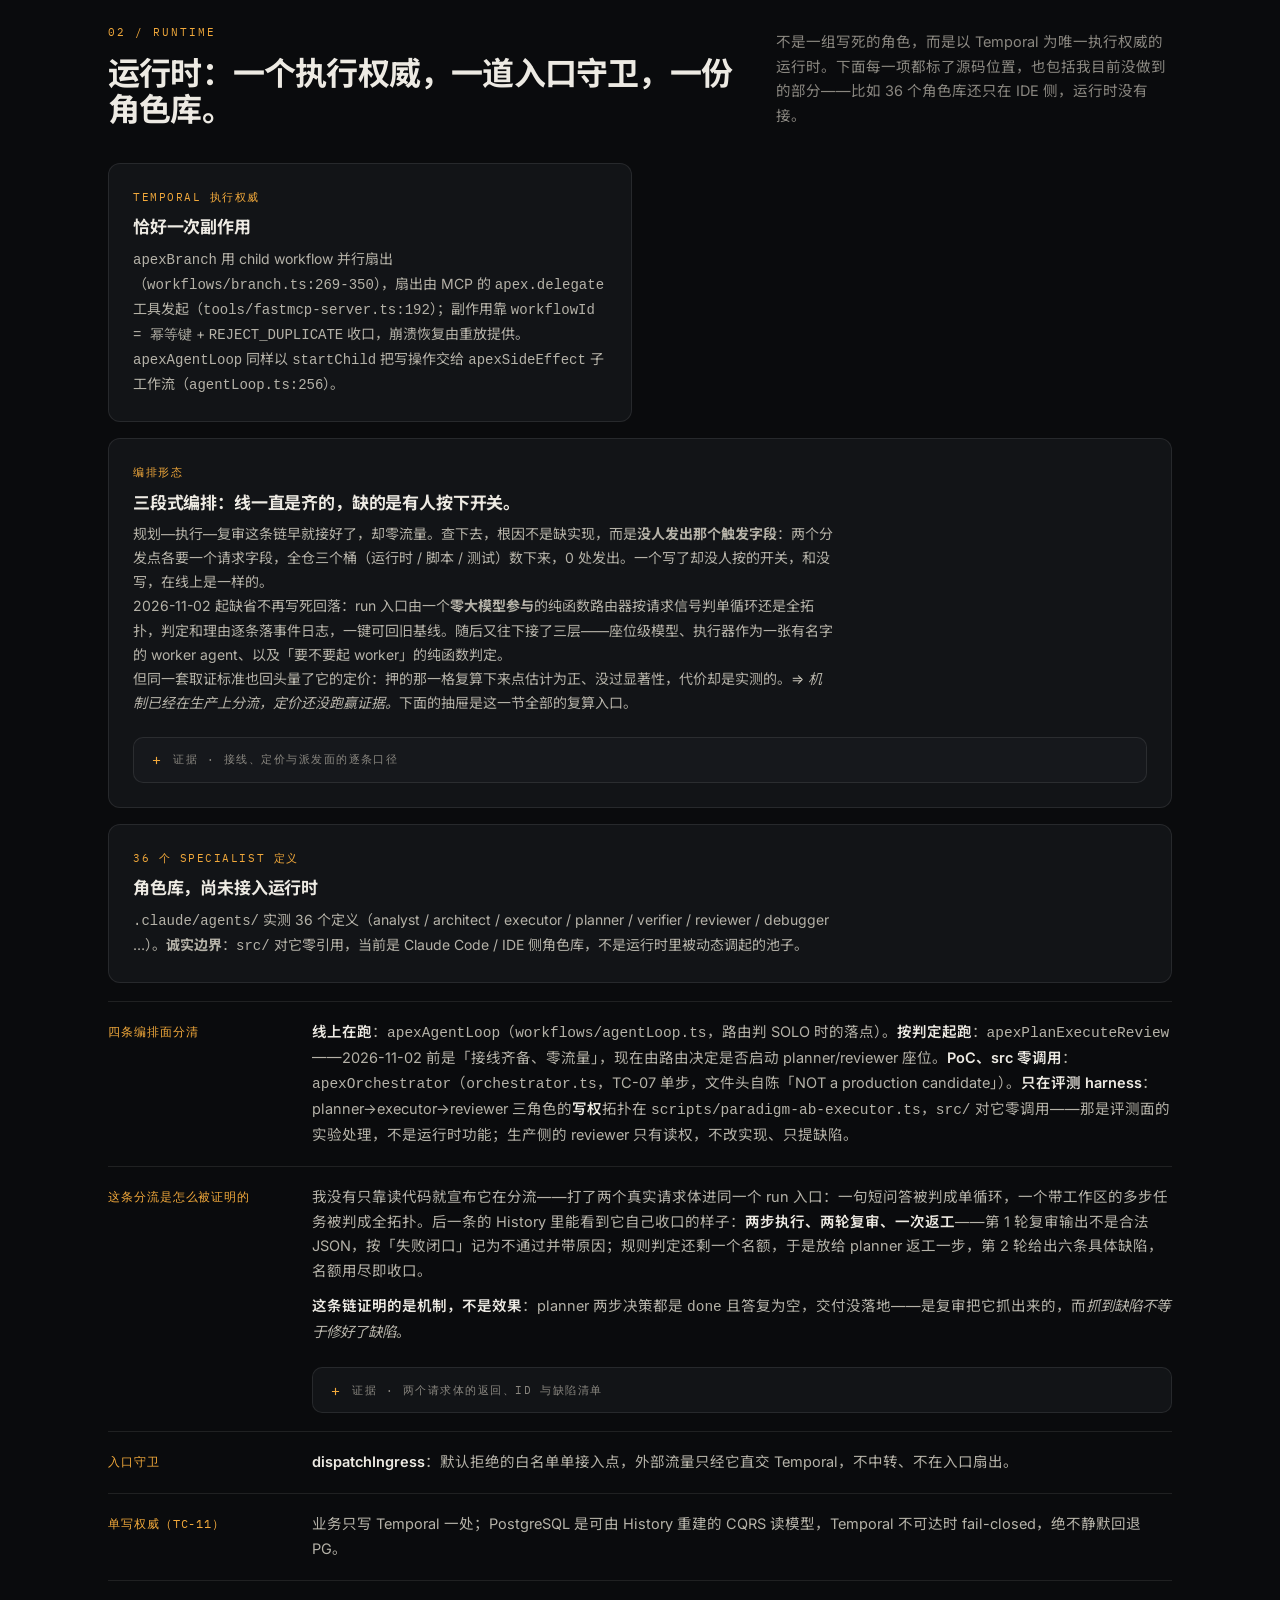
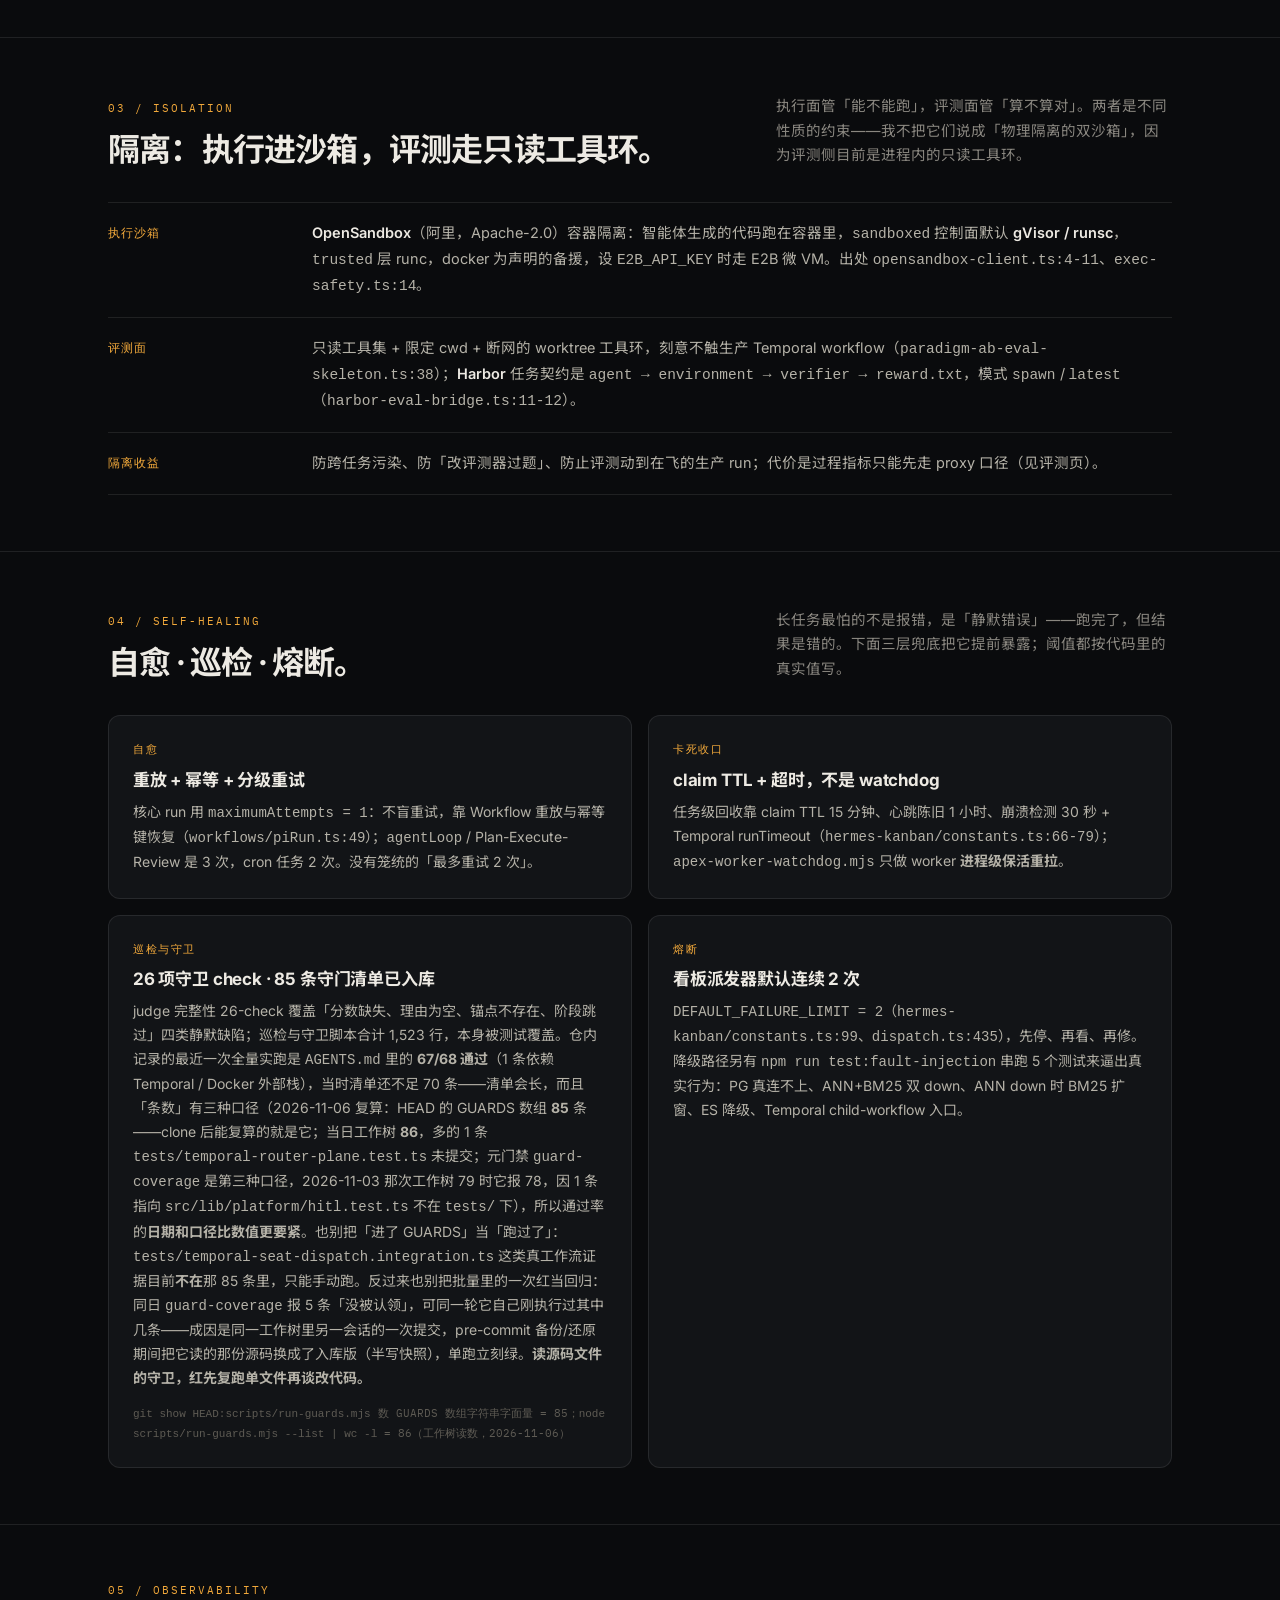
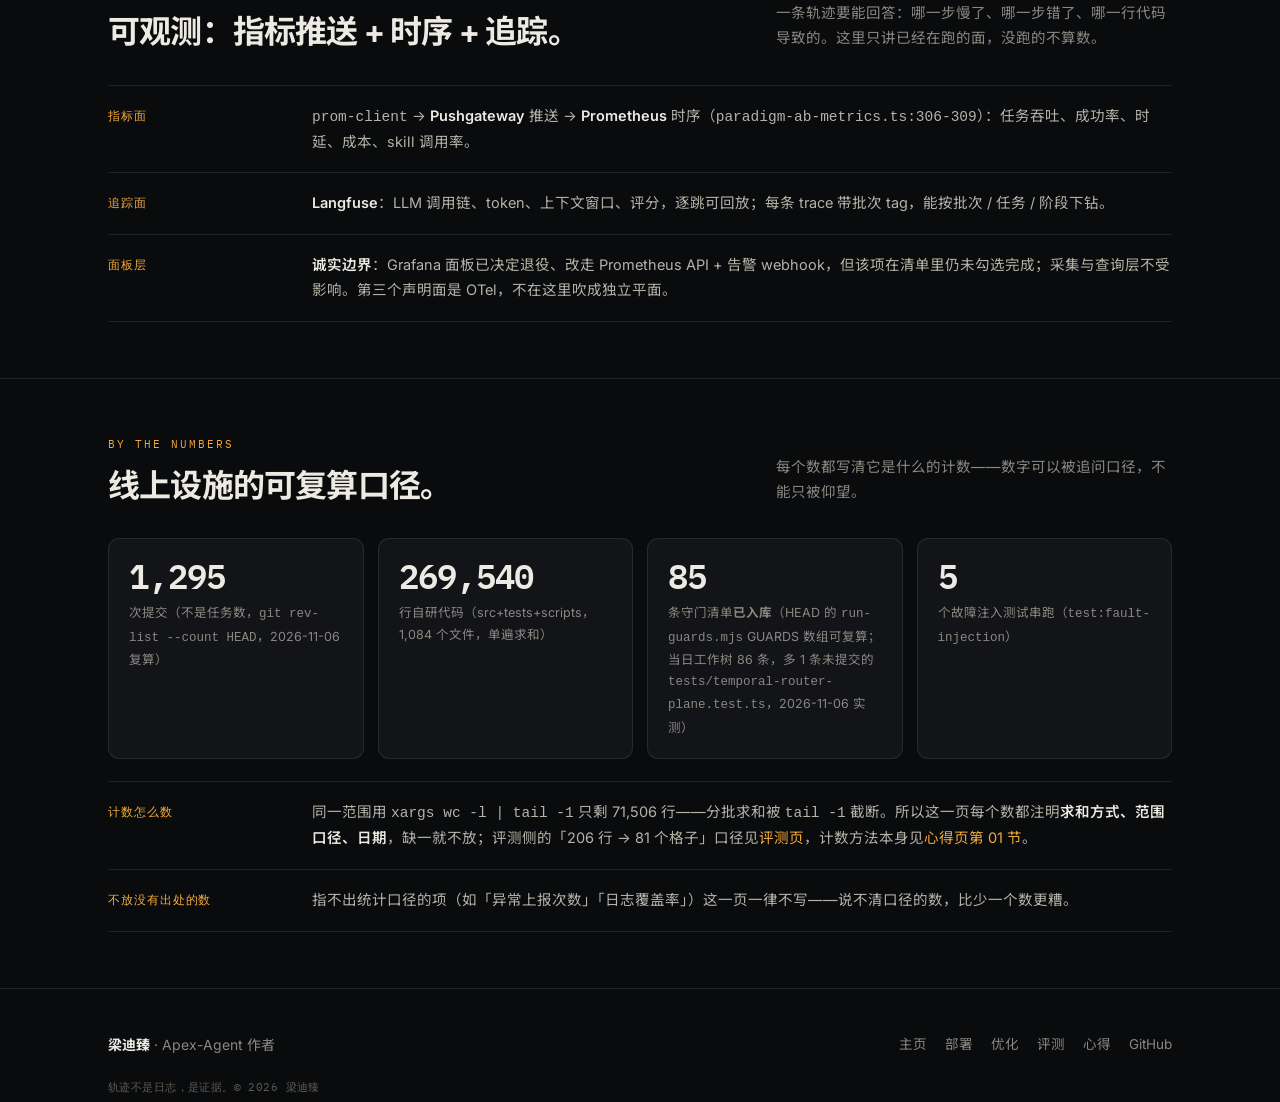
<file: production.html>
<!DOCTYPE html>
<html lang="zh-CN">
<head>
<meta charset="UTF-8">
<meta name="viewport" content="width=device-width, initial-scale=1.0">
<title>生产级线上设施 · 梁迪臻</title>
<meta name="description" content="Apex-Agent 的生产级线上设施：Temporal 执行权威、入口守卫与单写投影、OpenSandbox+gVisor 沙箱隔离、巡检守卫与熔断、可观测性。含未落地部分的诚实边界。">
<link rel="preconnect" href="https://fonts.googleapis.com">
<link rel="preconnect" href="https://fonts.gstatic.com" crossorigin>
<link href="https://fonts.googleapis.com/css2?family=Inter:wght@400;500;600;700;800&family=IBM+Plex+Mono:wght@400;500;600&family=Noto+Sans+SC:wght@400;500;700&display=swap" rel="stylesheet">
<link rel="stylesheet" href="style.css">
</head>
<body>

<header class="site-header">
  <div class="wrap">
    <a class="brand" href="index.html"><span class="dot"></span> 梁迪臻 <span class="sub">APEX-AGENT · LIVE</span></a>
    <nav class="nav">
      <a href="index.html">主页</a>
      <a href="production.html" class="active">生产设施</a>
      <a href="deploy.html">部署</a>
      <a href="optimize.html">优化</a>
      <a href="eval.html">评测</a>
      <a href="lessons.html">心得</a>
      <a href="index.html#contact" class="cta">联系</a>
    </nav>
  </div>
</header>

<main>
  <section class="hero">
    <div class="wrap grid">
      <div>
        <div class="eyebrow">Production / 生产级线上设施</div>
        <h1>生产级，<br>不是形容词，是<span class="em">可复算的口径</span>。</h1>
        <p class="lede">线上设施要回答四个问题：任务怎么转起来、谁在干活、边界在哪、出错谁来兜。Apex-Agent 用一套能指到源码位置的机制回答它们——包括我没做到的部分，我也写在页面上。</p>
        <div class="actions">
          <a class="btn btn-primary" href="#flywheel">看飞轮 →</a>
          <a class="btn btn-ghost" href="#agents">运行时模型</a>
        </div>
      </div>
      <div class="trace" aria-hidden="true">
        <div class="trace-head"><span>FACILITY STATUS</span><span class="live"><i></i>ONLINE</span></div>
        <div class="trace-body">
          <div class="trow"><span class="idx">01</span><span class="act">flywheel</span><span class="detail">任务 → 工作区 → 执行 → 评测 → 回流</span><span class="st ok">up</span></div>
          <div class="trow"><span class="idx">02</span><span class="act">runtime</span><span class="detail">Temporal 权威 · 入口守卫 · 单写投影</span><span class="st ok">up</span></div>
          <div class="trow"><span class="idx">03</span><span class="act">sandbox</span><span class="detail">OpenSandbox 容器 · gVisor(runsc)</span><span class="st ok">up</span></div>
          <div class="trow"><span class="idx">04</span><span class="act">guard</span><span class="detail">重放 · 幂等 · 巡检 · 熔断</span><span class="st ok">up</span></div>
          <div class="trow now"><span class="idx">05</span><span class="act">observe</span><span class="detail">指标推送 · 时序 · trace</span><span class="st run">live</span></div>
        </div>
        <div class="trace-foot"><span>5 / 5 组件在线</span><span>◎ 可回放</span></div>
      </div>
    </div>
  </section>

  <div class="wrap">
    <aside class="thread">
      <span class="tk">Act II · 交给权威</span>
      <p class="tp">它说「跑完了」，我不信——所以我没让自己当那个记账的人。这一页是「交给权威」拆开之后的五件东西：任务怎么转起来、谁在干活、边界画在哪、出错谁来兜、事后能不能重播。<strong>权威不是我，是一段可以重放的历史。</strong></p>
      <a class="tback" href="index.html#story">← 回到四幕</a>
    </aside>
  </div>

  <section class="section" id="flywheel">
    <div class="wrap">
      <div class="section-head reveal">
        <div><div class="overline">01 / The Flywheel</div><h2>飞轮：五个环节咬合。</h2></div>
        <p class="note">每一轮都把「失败」变成下一轮的「数据」。没有一次性脚本，只有持续变强的机器。</p>
      </div>
      <div class="steps reveal">
        <div class="step"><div class="sn">01</div><div><h4>任务定义</h4><p>把模糊需求翻译成可验收的任务：边界、约束、验收标准。任务本身是可执行、可复现的工件，不是一句话。</p></div></div>
        <div class="step"><div class="sn">02</div><div><h4>隔离工作区与沙箱</h4><p>每个任务一个干净工作区（工作区已抽象成 provider：<code>mount/read/write/list/commit/unmount</code> 一套接口、三后端并存——默认 <code>git-worktree</code>、评测面可选 <code>overlay</code>、LayerFS 需 env 驱动且因 <code>hostPath === false</code> 被评测 harness 显式拒绝，实测倍数与代价见<a href="optimize.html#structure">优化页</a>）；智能体生成的代码在 <strong>OpenSandbox</strong> 容器沙箱里执行，sandboxed 控制面默认 <strong>gVisor（runsc）</strong>，runc / docker 备援，设了 <code>E2B_API_KEY</code> 时走 E2B 微 VM。上一轮的残留不会污染下一轮。</p></div></div>
        <div class="step"><div class="sn">03</div><div><h4>智能体执行</h4><p><strong>Temporal 是唯一执行权威</strong>：child workflow 并行扇出，副作用靠 <code>workflowId = 幂等键</code> + <code>REJECT_DUPLICATE</code> 保证恰好一次，崩溃后由重放恢复。线上实跑的是 <code>workflows/agentLoop.ts</code>；三段式 Plan-Execute-Review 已接线，由入口那条 <code>APEX_TOPOLOGY_ROUTER</code>（代码缺省 <strong>active</strong>，2026-11-06 复算）按请求信号在 SOLO / FULL_TOPOLOGY 之间分流——FULL_TOPOLOGY 走三段式，SOLO 走 <code>agentLoop</code>（见下）。</p></div></div>
        <div class="step"><div class="sn">04</div><div><h4>独立评测</h4><p>评测跑在只读、限定 cwd、断网的工具环里，不触生产 workflow；评分按五种方法范式的 rubric，扣分点尽量锚到 <code>file:line</code>，锚点缺失即 fail-loud。</p></div></div>
        <div class="step"><div class="sn">05</div><div><h4>数据回流</h4><p>轨迹、指标、经验回流成下一轮的任务与规则。跑得越多，飞轮越稳。</p></div></div>
      </div>
    </div>
  </section>

  <section class="section" id="agents">
    <div class="wrap">
      <div class="section-head reveal">
        <div><div class="overline">02 / Runtime</div><h2>运行时：一个执行权威，一道入口守卫，一份角色库。</h2></div>
        <p class="note">不是一组写死的角色，而是以 Temporal 为唯一执行权威的运行时。下面每一项都标了源码位置，也包括我目前没做到的部分——比如 36 个角色库还只在 IDE 侧，运行时没有接。</p>
      </div>
      <div class="cards reveal">
        <div class="card"><div class="k">Temporal 执行权威</div><h3>恰好一次副作用</h3><p><code>apexBranch</code> 用 child workflow 并行扇出（<code>workflows/branch.ts:269-350</code>），扇出由 MCP 的 <code>apex.delegate</code> 工具发起（<code>tools/fastmcp-server.ts:192</code>）；副作用靠 <code>workflowId = 幂等键</code> + <code>REJECT_DUPLICATE</code> 收口，崩溃恢复由重放提供。<code>apexAgentLoop</code> 同样以 <code>startChild</code> 把写操作交给 <code>apexSideEffect</code> 子工作流（<code>agentLoop.ts:256</code>）。</p></div>
        <div class="card wide"><div class="k">编排形态</div><h3>三段式编排：线一直是齐的，缺的是有人按下开关。</h3><p>规划—执行—复审这条链早就接好了，却零流量。查下去，根因不是缺实现，而是<strong>没人发出那个触发字段</strong>：两个分发点各要一个请求字段，全仓三个桶（运行时 / 脚本 / 测试）数下来，0 处发出。一个写了却没人按的开关，和没写，在线上是一样的。</p><p>2026-11-02 起缺省不再写死回落：run 入口由一个<strong>零大模型参与</strong>的纯函数路由器按请求信号判单循环还是全拓扑，判定和理由逐条落事件日志，一键可回旧基线。随后又往下接了三层——座位级模型、执行器作为一张有名字的 worker agent、以及「要不要起 worker」的纯函数判定。</p><p>但同一套取证标准也回头量了它的定价：押的那一格复算下来点估计为正、没过显著性，代价却是实测的。⇒ <em>机制已经在生产上分流，定价还没跑赢证据。</em>下面的抽屉是这一节全部的复算入口。</p>
          <details class="evi">
            <summary>证据 · 接线、定价与派发面的逐条口径</summary>
            <div class="evi-body">
              <p><strong>接线位置</strong>：三段式编排 <code>workflows/planExecuteReview.ts:323</code>，第三座位（reviewer 复审）<code>activities/reviewStep.ts:55</code>，worker 均已注册。两个分发点要的字段：<code>framework:"plan"</code>（选哪条编排）与 <code>executionMode:"orchestration"</code>（走编排而非单循环）。2026-11-02 起，run 入口 <code>pi-agent/run/route.ts</code> 调用纯函数路由器 <code>lib/paradigm/topology-router.ts:150-156</code>，判 <span class="n">SOLO</span>（单循环）或 <span class="n">FULL_TOPOLOGY</span>（planner 与 reviewer 座位启动）；<code>APEX_TOPOLOGY_ROUTER</code> 代码缺省 <strong>active</strong>（2026-11-06 复算；本机 <code>.env</code>／<code>.env.local</code>／docker-compose 均未 pin），<code>=off</code> 一键回旧基线、<code>=shadow</code> 只记录不改行为；调用方显式指定 <code>framework</code> 时永远优先（<code>topology-router.ts:186-212</code>）。入口仍会起第二个 workflow（<code>pi-agent/run/route.ts:1229-1236</code> <code>startPlanExecuteReviewViaTemporal</code>），座位内联是 <code>docs/production-single-workflow.md</code> §4.1 的欠账。</p>
              <p><strong>定价</strong>：分档阈值 <code>T_SIMPLE=30</code> 是未校准的代理模型，校准样本（估算轮次 vs 该次运行的真实步数）正在攒。FULL_TOPOLOGY 那格回台账复算 <span class="n">+0.083</span>、精确置换 <span class="n">p=0.625</span>（6 对配对，主台账）——点估计为正但未过显著性；代价实测：处理臂 prompt token <span class="n">+71%</span>、轮次 <span class="n">45→59</span>。</p>
              <p><strong>2026-11-03 的三层</strong>：① 座位模型——三张座位（<code>planner</code> 规划器 / <code>executer</code> 执行器 / <code>reviewer</code> 评审器）各配各的模型（<code>APEX_SEAT_MODEL_*</code>），env 只在<strong>入口</strong>读一次，再分别以 <code>planModel</code> / <code>reviewModel</code>（plan 臂）与 <code>model</code>（agent 臂）进 workflow INPUT；不在工作流里读 env——那是沙箱违例，且宿主与 worker 容器档位不同 ⇒ 重放可能翻成另一个模型。env 不配 ⇒ 座位字段一个都不进，模型逐字沿用本次 run 的 <code>model</code>。② 执行器是一张有名有姓的 worker agent——<code>SEAT_WORKER_ROLE</code> 把座位映射到执行侧<strong>已有</strong>的角色规格（<code>Manager / Executor / Critique</code>，不另造角色表），agent 臂两条起跑路径都带 <code>role:"Executor"</code>，<code>agentStep.ts:385</code> 据此把 RoleSpec 契约（职责 / 不负责什么 / 输入输出 / 完成定义 / 交接规则）注进决策系统提示词。<strong>这一处没有「逐字节一致」可讲</strong>：座位模型缺省同形，角色块却是<strong>默认开启</strong>的提示词变更（改造前该字段为空，走 emergent 无预设角色兜底）。③ 「要不要起 worker」的纯函数判定 <code>src/lib/router/worker-lifecycle.ts:72</code>（8 项测试）：三选一 <code>answer_only | maintain | spawn</code>——内容没变不起，同一张座位已挂着就维持（重复起跑 = 重复付费 + 重复写）；模型只参与「要几张座位」，不参与「要不要起」。</p>
              <p><strong>运行时证据与它的边界</strong>：<code>tests/temporal-seat-dispatch.integration.ts</code> 用 <code>@temporalio/testing</code> 的 createLocal 起临时 dev server 跑<strong>真工作流</strong>（活动全 mock、断言只看活动收到的入参 ⇒ 不花一次补全、不落盘、不需要 Docker），证明规划器活动真收到 <code>planModel</code>、评审器活动真被调用（复审启动不是只写预算字段）、两个 env 都不配时各自回落 run 的 model、执行器活动收到 <code>role=Executor</code> 与座位模型。<strong>但这条 integration 不在 GUARDS 的 <span class="n">85</span> 条里</strong>（HEAD 读数，2026-11-06 复算）⇒ 不进 <code>npm run verify</code>，得手动 <code>npx tsx</code> 跑。</p>
              <p><strong>派发面的准确形状</strong>：<code>decideWorkerLifecycle</code> 除自身测试外<strong>零生产消费方</strong>，worker 的起跑派发函数（<code>dispatchProjectWorkers</code>）全仓零定义 ⇒ worker 那一面目前<strong>只有判定</strong>。相对地，<strong>建项目派发层已经接线</strong>：<code>src/lib/router/provision.ts</code> 用既有六步 helper 建项目并把本轮会话绑上（项目键由消息的幂等种子做 sha256 ⇒ 同一句话重跑派同一个键，不多开项目；失败以 <code>{ ok: false }</code> 返回、绝不抛出，由调用方决定回落到哪个项目），被分诊管线 <code>src/lib/feeds/task-pipeline.ts:217</code> 在 <code>new_project</code> 判定上调用，但门 <code>APEX_ROUTER_AUTO_CREATE_PROJECT</code> 缺省关 ⇒ 关时判定只写进任务体，活仍留在给定项目里。另两道按数据切流的门：<code>APEX_ROUTER_ASSESSMENT</code>（AI 研判，阈值 0.5 未校准）与 <code>APEX_ROUTER_SIDEBAR</code>（项目路由），都缺省 shadow ⇒ 只落日志、不改入口行为。<strong>所以准确说法是「座位与建项目的派发面已接线、门缺省关；worker 起跑面仍只有判定」</strong>——既不是「整条执行面都没写」，也不是「已经生效」。改动要吃到还差进程一侧：座位模型经 INPUT 传递、worker 不读 env，但工作流与活动代码仍需 worker 进程重启才生效（dev 是 <code>tsx</code> 直跑源码，重起即生效；容器化 worker 要重建 bundle），而本机 Docker 引擎 2026-11-03 早间无响应、午后 15:0x 复测已响应（Server 26.1.1）——但 <code>:7233</code>（Temporal 服务端口）的环回位被 <code>@temporalio/testing</code> 的临时 dev server 占住，所以"容器真的在取活"这条仍未被独立取证。</p>
            </div>
          </details>
        </div>
        <div class="card wide"><div class="k">36 个 specialist 定义</div><h3>角色库，尚未接入运行时</h3><p><code>.claude/agents/</code> 实测 36 个定义（analyst / architect / executor / planner / verifier / reviewer / debugger …）。<strong>诚实边界</strong>：<code>src/</code> 对它零引用，当前是 Claude Code / IDE 侧角色库，不是运行时里被动态调起的池子。</p></div>
      </div>
      <div class="rows reveal" style="margin-top:18px">
        <div class="row"><div class="rk">四条编排面分清</div><div class="rv"><strong>线上在跑</strong>：<code>apexAgentLoop</code>（<code>workflows/agentLoop.ts</code>，路由判 SOLO 时的落点）。<strong>按判定起跑</strong>：<code>apexPlanExecuteReview</code>——2026-11-02 前是「接线齐备、零流量」，现在由路由决定是否启动 planner/reviewer 座位。<strong>PoC、src 零调用</strong>：<code>apexOrchestrator</code>（<code>orchestrator.ts</code>，TC-07 单步，文件头自陈「NOT a production candidate」）。<strong>只在评测 harness</strong>：planner→executor→reviewer 三角色的<strong>写权</strong>拓扑在 <code>scripts/paradigm-ab-executor.ts</code>，<code>src/</code> 对它零调用——那是评测面的实验处理，不是运行时功能；生产侧的 reviewer 只有读权，不改实现、只提缺陷。</div></div>
        <div class="row"><div class="rk">这条分流是怎么被证明的</div><div class="rv"><p>我没有只靠读代码就宣布它在分流——打了两个真实请求体进同一个 run 入口：一句短问答被判成单循环，一个带工作区的多步任务被判成全拓扑。后一条的 History 里能看到它自己收口的样子：<strong>两步执行、两轮复审、一次返工</strong>——第 1 轮复审输出不是合法 JSON，按「失败闭口」记为不通过并带原因；规则判定还剩一个名额，于是放给 planner 返工一步，第 2 轮给出六条具体缺陷，名额用尽即收口。</p><p><strong>这条链证明的是机制，不是效果</strong>：planner 两步决策都是 <code>done</code> 且答复为空，交付没落地——是复审把它抓出来的，而<em>抓到缺陷不等于修好了缺陷</em>。</p>
            <details class="evi">
              <summary>证据 · 两个请求体的返回、id 与缺陷清单</summary>
              <div class="evi-body">
                <p>短问答（无落点工作区）⇒ 判 <span class="n">SOLO</span>，返回 <code>framework:"agent"</code>、工作流 id 前缀 <code>agent-loop:</code>、复审字段为空。「重构登录 + 补单测 + 跑回归 + 出覆盖率报告」并带工作区 ⇒ 判 <span class="n">FULL_TOPOLOGY</span>，返回 <code>framework:"plan"</code>、<code>workflowId=plan-exec-review:entry-live-full-…</code>（Temporal 历史可查，2026-11-02 18:39 本地收口 COMPLETED）。</p>
                <p>循环上界因此是 <code>maxSteps + reworkSteps</code>。第 2 轮复审的六条缺陷逐条为：没动 <code>site-users</code>、没动路由、没加测试、没跑回归、没出报告、动作序列为空。</p>
              </div>
            </details>
          </div>
        </div>
        <div class="row"><div class="rk">入口守卫</div><div class="rv"><strong>dispatchIngress</strong>：默认拒绝的白名单单接入点，外部流量只经它直交 Temporal，不中转、不在入口扇出。</div></div>
        <div class="row"><div class="rk">单写权威（TC-11）</div><div class="rv">业务只写 Temporal 一处；PostgreSQL 是可由 History 重建的 CQRS 读模型，Temporal 不可达时 fail-closed，绝不静默回退 PG。</div></div>
      </div>
    </div>
  </section>

  <section class="section" id="sandbox">
    <div class="wrap">
      <div class="section-head reveal">
        <div><div class="overline">03 / Isolation</div><h2>隔离：执行进沙箱，评测走只读工具环。</h2></div>
        <p class="note">执行面管「能不能跑」，评测面管「算不算对」。两者是不同性质的约束——我不把它们说成「物理隔离的双沙箱」，因为评测侧目前是进程内的只读工具环。</p>
      </div>
      <div class="rows reveal">
        <div class="row"><div class="rk">执行沙箱</div><div class="rv"><strong>OpenSandbox</strong>（阿里，Apache-2.0）容器隔离：智能体生成的代码跑在容器里，<code>sandboxed</code> 控制面默认 <strong>gVisor / runsc</strong>，<code>trusted</code> 层 runc，docker 为声明的备援，设 <code>E2B_API_KEY</code> 时走 E2B 微 VM。出处 <code>opensandbox-client.ts:4-11</code>、<code>exec-safety.ts:14</code>。</div></div>
        <div class="row"><div class="rk">评测面</div><div class="rv">只读工具集 + 限定 cwd + 断网的 worktree 工具环，刻意不触生产 Temporal workflow（<code>paradigm-ab-eval-skeleton.ts:38</code>）；<strong>Harbor</strong> 任务契约是 <code>agent → environment → verifier → reward.txt</code>，模式 <code>spawn</code> / <code>latest</code>（<code>harbor-eval-bridge.ts:11-12</code>）。</div></div>
        <div class="row"><div class="rk">隔离收益</div><div class="rv">防跨任务污染、防「改评测器过题」、防止评测动到在飞的生产 run；代价是过程指标只能先走 proxy 口径（见评测页）。</div></div>
      </div>
    </div>
  </section>

  <section class="section" id="guard">
    <div class="wrap">
      <div class="section-head reveal">
        <div><div class="overline">04 / Self-healing</div><h2>自愈 · 巡检 · 熔断。</h2></div>
        <p class="note">长任务最怕的不是报错，是「静默错误」——跑完了，但结果是错的。下面三层兜底把它提前暴露；阈值都按代码里的真实值写。</p>
      </div>
      <div class="cards reveal">
        <div class="card"><div class="k">自愈</div><h3>重放 + 幂等 + 分级重试</h3><p>核心 run 用 <code>maximumAttempts = 1</code>：不盲重试，靠 Workflow 重放与幂等键恢复（<code>workflows/piRun.ts:49</code>）；<code>agentLoop</code> / Plan-Execute-Review 是 3 次，cron 任务 2 次。没有笼统的「最多重试 2 次」。</p></div>
        <div class="card"><div class="k">卡死收口</div><h3>claim TTL + 超时，不是 watchdog</h3><p>任务级回收靠 claim TTL 15 分钟、心跳陈旧 1 小时、崩溃检测 30 秒 + Temporal runTimeout（<code>hermes-kanban/constants.ts:66-79</code>）；<code>apex-worker-watchdog.mjs</code> 只做 worker <strong>进程级保活重拉</strong>。</p></div>
        <div class="card"><div class="k">巡检与守卫</div><h3>26 项守卫 check · 85 条守门清单已入库</h3><p>judge 完整性 26-check 覆盖「分数缺失、理由为空、锚点不存在、阶段跳过」四类静默缺陷；巡检与守卫脚本合计 1,523 行，本身被测试覆盖。仓内记录的最近一次全量实跑是 <code>AGENTS.md</code> 里的 <strong>67/68 通过</strong>（1 条依赖 Temporal / Docker 外部栈），当时清单还不足 70 条——清单会长，而且「条数」有三种口径（2026-11-06 复算：HEAD 的 GUARDS 数组 <strong>85</strong> 条——clone 后能复算的就是它；当日工作树 <strong>86</strong>，多的 1 条 <code>tests/temporal-router-plane.test.ts</code> 未提交；元门禁 <code>guard-coverage</code> 是第三种口径，2026-11-03 那次工作树 79 时它报 78，因 1 条指向 <code>src/lib/platform/hitl.test.ts</code> 不在 <code>tests/</code> 下），所以通过率的<strong>日期和口径比数值更要紧</strong>。也别把「进了 GUARDS」当「跑过了」：<code>tests/temporal-seat-dispatch.integration.ts</code> 这类真工作流证据目前<strong>不在</strong>那 85 条里，只能手动跑。反过来也别把批量里的一次红当回归：同日 <code>guard-coverage</code> 报 5 条「没被认领」，可同一轮它自己刚执行过其中几条——成因是同一工作树里另一会话的一次提交，pre-commit 备份/还原期间把它读的那份源码换成了入库版（半写快照），单跑立刻绿。<strong>读源码文件的守卫，红先复跑单文件再谈改代码。</strong></p><div class="meta"><code>git show HEAD:scripts/run-guards.mjs</code> 数 GUARDS 数组字符串字面量 = 85；<code>node scripts/run-guards.mjs --list | wc -l</code> = 86（工作树读数，2026-11-06）</div></div>
        <div class="card"><div class="k">熔断</div><h3>看板派发器默认连续 2 次</h3><p><code>DEFAULT_FAILURE_LIMIT = 2</code>（<code>hermes-kanban/constants.ts:99</code>、<code>dispatch.ts:435</code>），先停、再看、再修。降级路径另有 <code>npm run test:fault-injection</code> 串跑 5 个测试来逼出真实行为：PG 真连不上、ANN+BM25 双 down、ANN down 时 BM25 扩窗、ES 降级、Temporal child-workflow 入口。</p></div>
      </div>
    </div>
  </section>

  <section class="section" id="observe">
    <div class="wrap">
      <div class="section-head reveal">
        <div><div class="overline">05 / Observability</div><h2>可观测：指标推送 + 时序 + 追踪。</h2></div>
        <p class="note">一条轨迹要能回答：哪一步慢了、哪一步错了、哪一行代码导致的。这里只讲已经在跑的面，没跑的不算数。</p>
      </div>
      <div class="rows reveal">
        <div class="row"><div class="rk">指标面</div><div class="rv"><code>prom-client</code> → <strong>Pushgateway</strong> 推送 → <strong>Prometheus</strong> 时序（<code>paradigm-ab-metrics.ts:306-309</code>）：任务吞吐、成功率、时延、成本、skill 调用率。</div></div>
        <div class="row"><div class="rk">追踪面</div><div class="rv"><strong>Langfuse</strong>：LLM 调用链、token、上下文窗口、评分，逐跳可回放；每条 trace 带批次 tag，能按批次 / 任务 / 阶段下钻。</div></div>
        <div class="row"><div class="rk">面板层</div><div class="rv"><strong>诚实边界</strong>：Grafana 面板已决定退役、改走 Prometheus API + 告警 webhook，但该项在清单里仍未勾选完成；采集与查询层不受影响。第三个声明面是 OTel，不在这里吹成独立平面。</div></div>
      </div>
    </div>
  </section>

  <section class="section" id="numbers">
    <div class="wrap">
      <div class="section-head reveal">
        <div><div class="overline">By the numbers</div><h2>线上设施的可复算口径。</h2></div>
        <p class="note">每个数都写清它是什么的计数——数字可以被追问口径，不能只被仰望。</p>
      </div>
      <div class="facts reveal">
        <div class="fact"><div class="v">1,295</div><div class="l">次提交（不是任务数，<code>git rev-list --count HEAD</code>，2026-11-06 复算）</div></div>
        <div class="fact"><div class="v">269,540</div><div class="l">行自研代码（src+tests+scripts，1,084 个文件，单遍求和）</div></div>
        <div class="fact"><div class="v">85</div><div class="l">条守门清单<strong>已入库</strong>（HEAD 的 <code>run-guards.mjs</code> GUARDS 数组可复算；当日工作树 86 条，多 1 条未提交的 <code>tests/temporal-router-plane.test.ts</code>，2026-11-06 实测）</div></div>
        <div class="fact"><div class="v">5</div><div class="l">个故障注入测试串跑（<code>test:fault-injection</code>）</div></div>
      </div>
      <div class="rows reveal" style="margin-top:22px">        <div class="row"><div class="rk">计数怎么数</div><div class="rv">同一范围用 <code>xargs wc -l | tail -1</code> 只剩 71,506 行——分批求和被 <code>tail -1</code> 截断。所以这一页每个数都注明<strong>求和方式、范围口径、日期</strong>，缺一就不放；评测侧的「206 行 → 81 个格子」口径见<a href="eval.html#numbers" style="color:var(--accent)">评测页</a>，计数方法本身见<a href="lessons.html#counting" style="color:var(--accent)">心得页第 01 节</a>。</div></div>
        <div class="row"><div class="rk">不放没有出处的数</div><div class="rv">指不出统计口径的项（如「异常上报次数」「日志覆盖率」）这一页一律不写——说不清口径的数，比少一个数更糟。</div></div>
      </div>
    </div>
  </section>
</main>

<footer class="site-footer">
  <div class="wrap">
    <div class="grid">
      <div class="who"><strong>梁迪臻</strong> · Apex-Agent 作者</div>
      <div class="links"><a href="index.html">主页</a><a href="deploy.html">部署</a><a href="optimize.html">优化</a><a href="eval.html">评测</a><a href="lessons.html">心得</a><a href="https://github.com/DizhenLiang">GitHub</a></div>
    </div>
    <div class="fine">轨迹不是日志，是证据。© 2026 梁迪臻</div>
  </div>
</footer>

<script>
(function(){var els=document.querySelectorAll('.reveal');if(!('IntersectionObserver' in window)){els.forEach(function(e){e.classList.add('in')});return;}var io=new IntersectionObserver(function(es){es.forEach(function(en){if(en.isIntersecting){en.target.classList.add('in');io.unobserve(en.target);}});},{threshold:.12});els.forEach(function(e){io.observe(e)});})();
</script>
</body>
</html>
</file>
<file: style.css>
/* Apex-Agent personal homepage — flight-recorder design system */
:root{
  --bg:#0A0B0D;
  --bg-soft:#0F1113;
  --panel:#121417;
  --panel-2:#16181C;
  --line:rgba(255,255,255,.09);
  --line-strong:rgba(255,255,255,.16);
  --text:#EDEAE3;
  --text-soft:#B5B2A8;
  --muted:#8A8780;
  --dim:#5E5B54;
  --accent:#F2A93B;
  --accent-soft:rgba(242,169,59,.13);
  --accent-line:rgba(242,169,59,.38);
  --teal:#6FBFB2;
  --teal-soft:rgba(111,191,178,.13);
  --mono:"IBM Plex Mono",ui-monospace,SFMono-Regular,Menlo,Consolas,monospace;
  --sans:"Inter","Noto Sans SC",-apple-system,BlinkMacSystemFont,"Segoe UI","PingFang SC","Hiragino Sans GB","Microsoft YaHei",sans-serif;
  --max:1120px;
}
*,*::before,*::after{box-sizing:border-box}
html{scroll-behavior:smooth;scroll-padding-top:88px}
body{
  margin:0;background:var(--bg);color:var(--text);
  font-family:var(--sans);font-size:16px;line-height:1.7;
  -webkit-font-smoothing:antialiased;text-rendering:optimizeLegibility;
}
body::before{
  content:"";position:fixed;inset:0;pointer-events:none;z-index:0;
  background:
    radial-gradient(900px 520px at 78% -8%,rgba(242,169,59,.07),transparent 60%),
    radial-gradient(760px 520px at 8% 18%,rgba(111,191,178,.05),transparent 55%);
}
a{color:inherit;text-decoration:none}
img{max-width:100%;display:block}
h1,h2,h3,h4{margin:0;font-weight:700;letter-spacing:-.02em;line-height:1.14}
p{margin:0}
::selection{background:rgba(242,169,59,.28);color:#fff}
.wrap{position:relative;z-index:1;max-width:var(--max);margin:0 auto;padding:0 28px}
.mono{font-family:var(--mono);font-size:12px;letter-spacing:.02em}

/* ---------- header ---------- */
.site-header{
  position:sticky;top:0;z-index:50;
  background:rgba(10,11,13,.72);backdrop-filter:blur(14px);
  border-bottom:1px solid var(--line);
}
.site-header .wrap{display:flex;align-items:center;justify-content:space-between;height:64px;gap:20px}
.brand{display:flex;align-items:center;gap:10px;font-weight:700;font-size:15px;letter-spacing:-.01em;white-space:nowrap}
.brand .dot{width:7px;height:7px;border-radius:50%;background:var(--accent);box-shadow:0 0 0 4px var(--accent-soft);animation:pulse 2.6s infinite}
.brand .sub{color:var(--muted);font-weight:500;font-family:var(--mono);font-size:10.5px;letter-spacing:.14em;text-transform:uppercase}
@keyframes pulse{0%,100%{opacity:1}50%{opacity:.35}}
.nav{display:flex;align-items:center;gap:6px;flex-wrap:wrap}
.nav a{
  font-size:13.5px;color:var(--muted);padding:7px 12px;border-radius:7px;
  transition:color .18s ease,background .18s ease;white-space:nowrap;
}
.nav a:hover{color:var(--text)}
.nav a.active{color:var(--text);background:rgba(255,255,255,.06)}
.nav a.cta{color:var(--bg);background:var(--accent);font-weight:600;padding:7px 14px}
.nav a.cta:hover{background:#FFC266}
@media(max-width:760px){.nav a:not(.cta){display:none}.site-header .wrap{height:58px}}

/* ---------- hero ---------- */
.hero{padding:84px 0 64px}
.hero .grid{display:grid;grid-template-columns:1.06fr .94fr;gap:52px;align-items:center}
.eyebrow{
  display:inline-flex;align-items:center;gap:9px;font-family:var(--mono);
  font-size:11.5px;letter-spacing:.16em;text-transform:uppercase;color:var(--accent);
  margin-bottom:22px;
}
.eyebrow::before{content:"";width:22px;height:1px;background:var(--accent);opacity:.7}
.hero h1{font-size:clamp(36px,5.2vw,60px);line-height:1.06;letter-spacing:-.035em}
.hero h1 .em{color:var(--accent)}
.hero .lede{margin-top:24px;max-width:46ch;font-size:16.5px;line-height:1.78;color:var(--text-soft)}
.hero .actions{display:flex;flex-wrap:wrap;gap:12px;margin-top:32px}
.btn{
  display:inline-flex;align-items:center;gap:9px;padding:12px 20px;border-radius:9px;
  font-size:14.5px;font-weight:600;transition:transform .18s ease,background .18s ease,border-color .18s ease;
  border:1px solid transparent;
}
.btn:hover{transform:translateY(-1px)}
.btn-primary{background:var(--accent);color:#15100A}
.btn-primary:hover{background:#FFC266}
.btn-ghost{border-color:var(--line-strong);color:var(--text-soft)}
.btn-ghost:hover{border-color:var(--accent-line);color:var(--text)}

/* trace panel */
.trace{
  background:linear-gradient(180deg,var(--panel),var(--bg-soft));
  border:1px solid var(--line);border-radius:14px;overflow:hidden;
  box-shadow:0 30px 70px -30px rgba(0,0,0,.85);
}
.trace-head{display:flex;align-items:center;justify-content:space-between;padding:13px 18px;border-bottom:1px solid var(--line);font-family:var(--mono);font-size:11px;letter-spacing:.12em;text-transform:uppercase;color:var(--muted)}
.trace-head .live{display:inline-flex;align-items:center;gap:7px;color:var(--accent)}
.trace-head .live i{width:6px;height:6px;border-radius:50%;background:var(--accent);animation:pulse 1.8s infinite}
.trace-body{padding:8px 6px 6px}
.trow{display:grid;grid-template-columns:18px 84px 1fr auto;gap:12px;align-items:center;padding:9px 12px;border-radius:7px;font-family:var(--mono);font-size:12px;color:var(--text-soft);opacity:0;transform:translateX(-6px);animation:slideIn .5s ease forwards}
.trow:nth-child(1){animation-delay:.15s}.trow:nth-child(2){animation-delay:.35s}.trow:nth-child(3){animation-delay:.55s}.trow:nth-child(4){animation-delay:.75s}.trow:nth-child(5){animation-delay:.95s}
@keyframes slideIn{to{opacity:1;transform:none}}
.trow .idx{color:var(--dim);font-size:10.5px}
.trow .act{color:var(--text);font-weight:500}
.trow .detail{color:var(--muted);font-size:11.5px;white-space:nowrap;overflow:hidden;text-overflow:ellipsis}
.trow .st{font-size:10.5px;letter-spacing:.08em;text-transform:uppercase}
.st.ok{color:var(--teal)}.st.run{color:var(--accent)}
.trow.now{background:var(--accent-soft)}
.trace-foot{display:flex;justify-content:space-between;padding:10px 18px;border-top:1px solid var(--line);font-family:var(--mono);font-size:10.5px;color:var(--dim)}
@media(max-width:900px){.hero .grid{grid-template-columns:1fr;gap:36px}.trace{max-width:520px}}

/* ---------- sections ---------- */
.section{padding:56px 0;border-top:1px solid var(--line)}
.section:first-of-type{border-top:none}
.section-head{display:grid;grid-template-columns:1fr auto;gap:28px;align-items:end;margin-bottom:34px}
.overline{font-family:var(--mono);font-size:11px;letter-spacing:.18em;text-transform:uppercase;color:var(--accent);margin-bottom:14px}
.section-head h2{font-size:clamp(24px,3vw,32px);letter-spacing:-.025em}
.section-head .note{max-width:44ch;font-size:14.5px;color:var(--muted);line-height:1.7}
@media(max-width:820px){.section-head{grid-template-columns:1fr}.section-head .note{max-width:none}}

/* cards */
.cards{display:grid;grid-template-columns:repeat(2,1fr);gap:16px}
@media(max-width:760px){.cards{grid-template-columns:1fr}}
.card{background:var(--panel);border:1px solid var(--line);border-radius:12px;padding:24px;transition:border-color .2s ease,transform .2s ease}
.card:hover{border-color:var(--line-strong);transform:translateY(-2px)}
.card .k{font-family:var(--mono);font-size:11px;letter-spacing:.14em;text-transform:uppercase;color:var(--accent);margin-bottom:12px}
.card h3{font-size:17px;margin-bottom:9px;letter-spacing:-.01em}
.card p{font-size:14px;color:var(--text-soft);line-height:1.72}
.card .meta{margin-top:14px;font-family:var(--mono);font-size:11px;color:var(--dim)}
.card.wide{grid-column:1/-1}
.card.wide p{max-width:78ch}

/* branch cards (links) */
.branches{display:grid;grid-template-columns:repeat(2,1fr);gap:16px}
.branch.wide{grid-column:1/-1}
.branch.wide p{max-width:70ch}
@media(max-width:760px){.branches{grid-template-columns:1fr}}
.branch{
  display:flex;flex-direction:column;gap:14px;padding:26px;border-radius:13px;
  background:linear-gradient(180deg,var(--panel),var(--bg-soft));
  border:1px solid var(--line);transition:border-color .22s ease,transform .22s ease,background .22s ease;
}
.branch:hover{border-color:var(--accent-line);transform:translateY(-3px);background:linear-gradient(180deg,var(--panel-2),var(--panel))}
.branch .top{display:flex;align-items:center;justify-content:space-between}
.branch .num{font-family:var(--mono);font-size:11px;letter-spacing:.14em;color:var(--dim)}
.branch .arrow{color:var(--muted);transition:transform .22s ease,color .22s ease}
.branch:hover .arrow{transform:translateX(4px);color:var(--accent)}
.branch h3{font-size:19px;letter-spacing:-.015em}
.branch p{font-size:13.5px;color:var(--muted);line-height:1.7;flex:1}
.branch .tags{display:flex;flex-wrap:wrap;gap:6px}
.tag{font-family:var(--mono);font-size:10.5px;letter-spacing:.04em;color:var(--text-soft);background:rgba(255,255,255,.05);border:1px solid var(--line);padding:3px 8px;border-radius:5px;white-space:nowrap}
.tag.accent{color:var(--accent);border-color:var(--accent-line);background:var(--accent-soft)}

/* facts */
.facts{display:grid;grid-template-columns:repeat(4,1fr);gap:14px}
@media(max-width:820px){.facts{grid-template-columns:repeat(2,1fr)}}
.fact{padding:20px;border:1px solid var(--line);border-radius:11px;background:var(--panel)}
.fact .v{font-family:var(--mono);font-size:clamp(24px,3.4vw,34px);font-weight:600;letter-spacing:-.02em;color:var(--text);line-height:1}
.fact .v .u{font-size:.5em;color:var(--muted);margin-left:4px;letter-spacing:0}
.fact .l{margin-top:9px;font-size:12.5px;color:var(--muted)}

/* rows */
.rows{border-top:1px solid var(--line)}
.row{display:grid;grid-template-columns:180px minmax(0,1fr);gap:24px;padding:18px 0;border-bottom:1px solid var(--line);align-items:start}
.row .rk{font-family:var(--mono);font-size:11.5px;letter-spacing:.08em;color:var(--accent);padding-top:2px}
.row .rv{font-size:14.5px;color:var(--text-soft);line-height:1.72}
.row .rv strong{color:var(--text);font-weight:600}
@media(max-width:680px){.row{grid-template-columns:1fr;gap:6px}}

/* steps */
.steps{display:grid;gap:10px}
.step{display:grid;grid-template-columns:56px minmax(0,1fr);gap:20px;padding:18px 20px;border:1px solid var(--line);border-radius:11px;background:var(--panel);transition:border-color .2s ease}
/* unbreakable identifiers (mount/read/write/... and APEX_* env names) must not widen a track */
.step code,.row .rv code,.beat .prose code,.card p code{overflow-wrap:anywhere}
.step:hover{border-color:var(--line-strong)}
.step .sn{font-family:var(--mono);font-size:12px;color:var(--accent);letter-spacing:.06em;padding-top:2px}
.step h4{font-size:15.5px;margin-bottom:5px}
.step p{font-size:13.5px;color:var(--muted);line-height:1.68}
@media(max-width:520px){.step{grid-template-columns:32px minmax(0,1fr);gap:12px;padding:15px 16px}}

/* list */
.list{list-style:none;padding:0;margin:0;display:grid;gap:10px}
.list li{position:relative;padding-left:20px;font-size:14px;color:var(--text-soft);line-height:1.7}
.list li::before{content:"";position:absolute;left:0;top:.62em;width:7px;height:7px;border:1px solid var(--accent);transform:rotate(45deg)}
.list li strong{color:var(--text);font-weight:600}

/* prose */
.prose{max-width:70ch}
.prose p{font-size:15.5px;line-height:1.8;color:var(--text-soft);margin-bottom:16px}
.prose p:last-child{margin-bottom:0}
.prose strong{color:var(--text);font-weight:600}

/* quote */
.quote{border-left:2px solid var(--accent);padding:6px 0 6px 22px;margin:8px 0 0}
.quote p{font-size:16px;line-height:1.75;color:var(--text)}
.quote .who{margin-top:12px;font-family:var(--mono);font-size:11.5px;color:var(--dim);letter-spacing:.06em}

/* footer */
.site-footer{border-top:1px solid var(--line);padding:44px 0 56px}
.site-footer .grid{display:flex;flex-wrap:wrap;align-items:center;justify-content:space-between;gap:18px}
.site-footer .who{font-size:14px;color:var(--muted)}
.site-footer .who strong{color:var(--text)}
.site-footer .links{display:flex;flex-wrap:wrap;gap:18px}
.site-footer .links a{font-size:13.5px;color:var(--muted);transition:color .18s ease}
.site-footer .links a:hover{color:var(--accent)}
.site-footer .fine{margin-top:22px;font-family:var(--mono);font-size:10.5px;color:var(--dim);letter-spacing:.04em}

/* story — narrative spine, chapter rail, evidence drawers */
/* NB: `.beat`, not `.act` — `.trow .act` already owns the trace panel. */
.beat{display:grid;grid-template-columns:96px minmax(0,1fr);gap:0 34px;padding:44px 0;border-top:1px solid var(--line)}
.beat:first-of-type{border-top:none;padding-top:6px}
.beat-rail{font-family:var(--mono);font-size:10.5px;letter-spacing:.16em;text-transform:uppercase;color:var(--accent);padding:9px 18px 0 0;border-right:1px solid var(--line)}
.beat-rail b{display:block;font-family:var(--sans);font-size:27px;font-weight:700;letter-spacing:-.03em;color:var(--text);margin-bottom:7px}
.beat h3{font-size:clamp(21px,2.6vw,28px);letter-spacing:-.024em;margin-bottom:17px}
.beat .prose{max-width:67ch;font-size:16.2px;line-height:1.88;color:var(--text-soft)}
.beat .prose p+p{margin-top:16px}
.beat .prose strong{color:var(--text);font-weight:600}
.beat .prose em{font-style:normal;color:var(--accent)}
@media(max-width:820px){
  .beat{grid-template-columns:1fr;gap:16px;padding:34px 0}
  .beat-rail{display:flex;align-items:baseline;gap:12px;border-right:none;border-bottom:1px solid var(--line);padding:0 0 11px}
  .beat-rail b{margin:0;font-size:21px}
}
.pull{margin:24px 0;padding-left:20px;border-left:2px solid var(--accent-line);font-size:18px;line-height:1.62;font-weight:500;letter-spacing:-.016em;color:var(--text)}
.pull cite{display:block;margin-top:8px;font-family:var(--mono);font-size:10.5px;font-style:normal;letter-spacing:.12em;text-transform:uppercase;color:var(--dim);font-weight:400}
.evi{margin-top:22px;border:1px solid var(--line);border-radius:10px;background:var(--panel);overflow:hidden}
.evi>summary{cursor:pointer;list-style:none;padding:13px 18px;display:flex;align-items:center;gap:11px;font-family:var(--mono);font-size:10.5px;letter-spacing:.14em;text-transform:uppercase;color:var(--muted);transition:color .18s ease,background .18s ease}
.evi>summary::-webkit-details-marker{display:none}
.evi>summary:hover{color:var(--text);background:var(--panel-2)}
.evi>summary::before{content:"+";color:var(--accent);font-size:15px;line-height:1;flex:none}
.evi[open]>summary::before{content:"\2212"}
.evi[open]>summary{border-bottom:1px solid var(--line)}
.evi-body{padding:17px 18px 19px;font-family:var(--mono);font-size:12.6px;line-height:1.82;color:var(--muted)}
.evi-body p+p{margin-top:12px}
.evi-body strong{color:var(--text-soft);font-weight:600}
.evi-body .n{color:var(--accent)}
.evi-body code{background:rgba(255,255,255,.05);padding:1px 5px;border-radius:4px;font-size:11.8px}
.evi-body a{color:var(--teal);border-bottom:1px solid var(--line)}
/* drawers nested in a card sit on a lighter panel; on a bare row the page bg is already dark */
.card .evi{background:var(--panel-2)}
.card .evi-body{font-size:12.2px}
.row .rv p+p{margin-top:10px}
/* index only: the spine enters straight after the hero, no headline in between */
#story{position:relative;padding-top:20px}
#story::before{content:"";position:absolute;left:0;right:0;top:-1px;height:1px;background:linear-gradient(90deg,var(--accent),transparent 45%)}
#story .section-head{margin-bottom:14px}
.chapter-lead{font-size:15px;line-height:1.8;color:var(--muted);max-width:60ch}

/* thread — full-bleed band under each chapter page's hero, tying it back to the four acts */
.thread{display:flex;flex-wrap:wrap;align-items:baseline;gap:8px 20px;margin:34px -28px 0;padding:15px 28px;border-top:1px solid var(--line);border-bottom:1px solid var(--line);background:rgba(242,169,59,.04)}
.thread .tk{flex:none;font-family:var(--mono);font-size:10.5px;letter-spacing:.16em;text-transform:uppercase;color:var(--accent)}
.thread .tp{flex:1 1 34ch;min-width:0;font-size:14.5px;line-height:1.76;color:var(--muted)}
.thread .tp strong{color:var(--text);font-weight:600}
.thread .tback{flex:none;font-family:var(--mono);font-size:10.5px;letter-spacing:.1em;text-transform:uppercase;color:var(--dim);border-bottom:1px solid var(--line);padding-bottom:1px;transition:color .18s ease,border-color .18s ease}
.thread .tback:hover{color:var(--accent);border-color:var(--accent-line)}

/* reveal */
.reveal{opacity:0;transform:translateY(16px);transition:opacity .7s ease,transform .7s ease}
.reveal.in{opacity:1;transform:none}
@media(prefers-reduced-motion:reduce){.reveal{opacity:1;transform:none;transition:none}.trow{opacity:1;transform:none;animation:none}}
</file>
